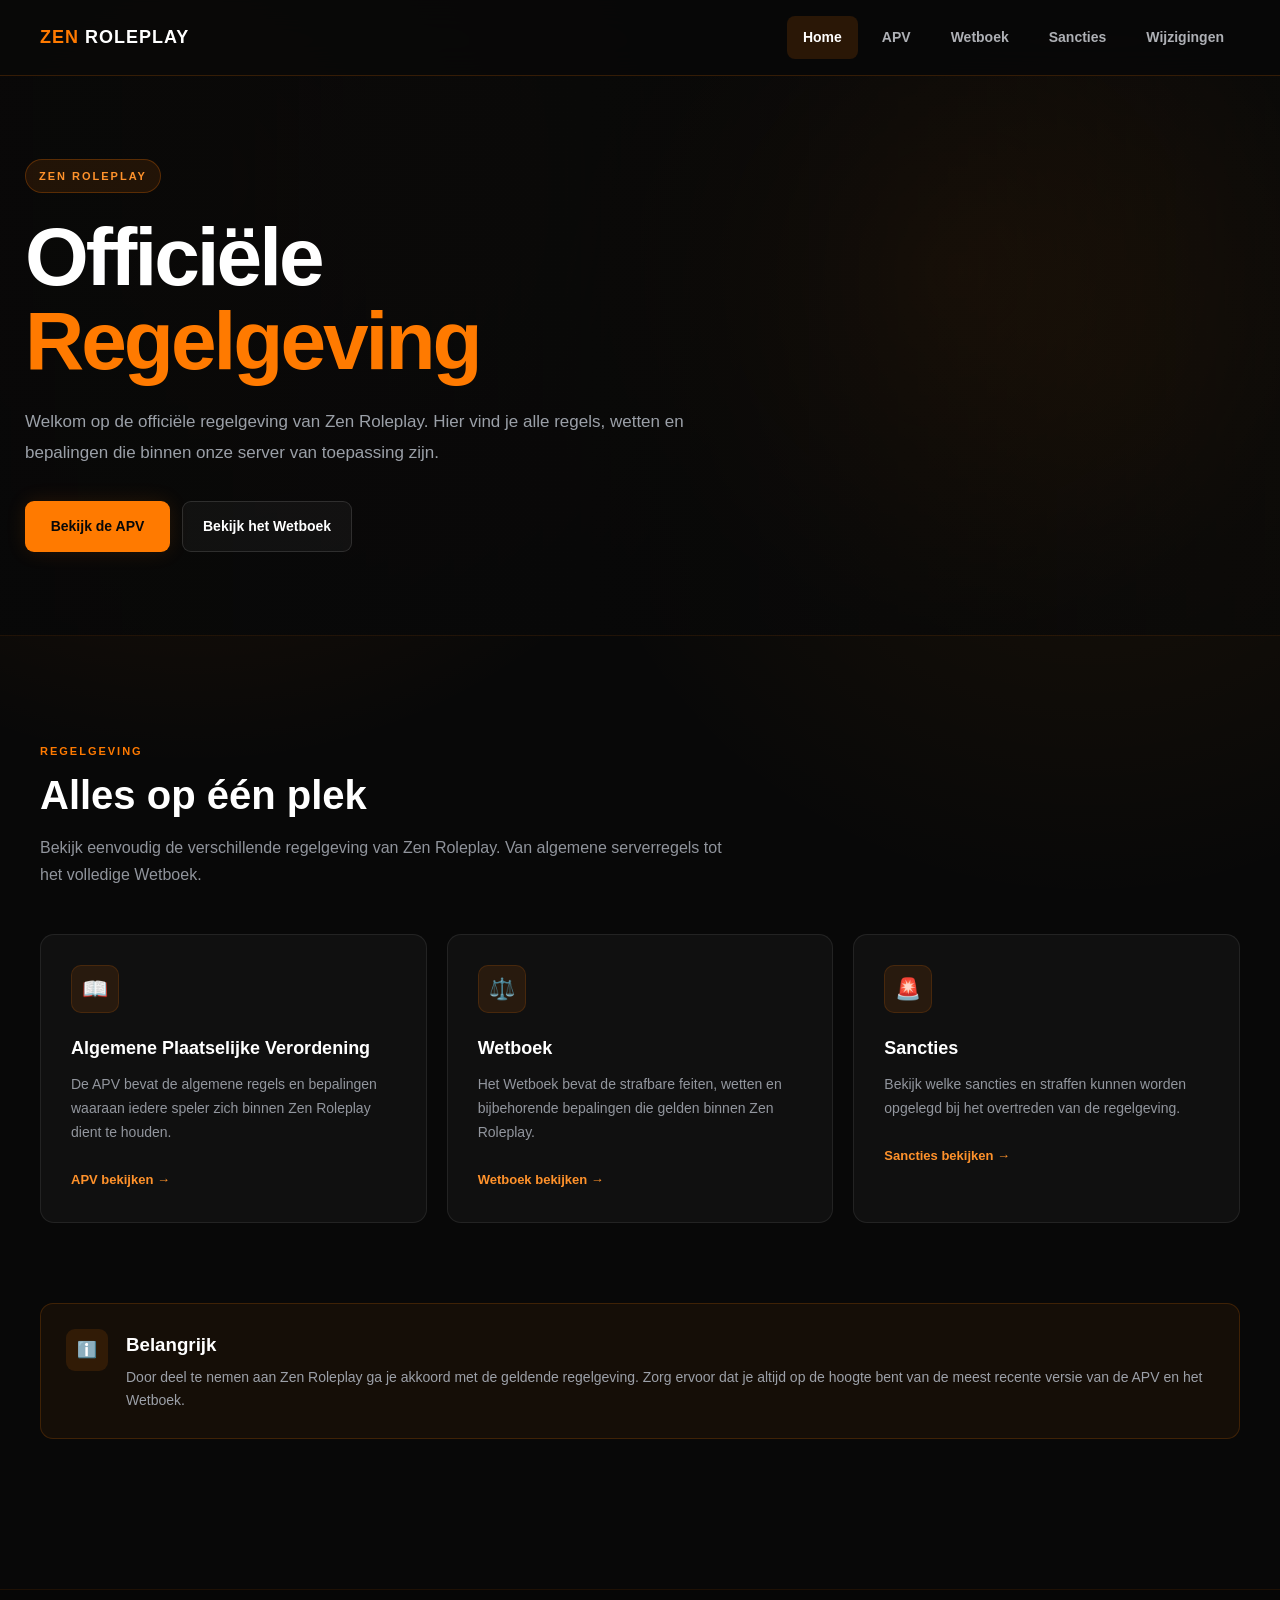
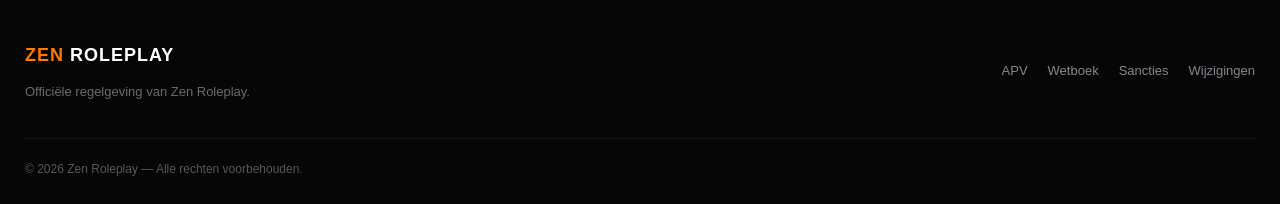
<file: index.html>
<!DOCTYPE html>
<html lang="nl">
<head>
    <meta charset="UTF-8">
    <meta name="viewport" content="width=device-width, initial-scale=1.0">

    <title>Zen Roleplay | Regelgeving</title>

    <link rel="stylesheet" href="style.css">
</head>

<body>

    <!-- NAVIGATIE -->
    <header class="navbar">
        <div class="nav-container">

            <a href="index.html" class="logo">
                <span>ZEN</span> ROLEPLAY
            </a>

            <nav>
                <a href="index.html" class="active">Home</a>
                <a href="apv.html">APV</a>
                <a href="wetboek.html">Wetboek</a>
                <a href="sancties.html">Sancties</a>
                <a href="wijzigingen.html">Wijzigingen</a>
            </nav>

        </div>
    </header>


    <!-- HERO -->
    <main>

        <section class="hero">

            <div class="hero-content">

                <div class="badge">
                    ZEN ROLEPLAY
                </div>

                <h1>
                    Officiële<br>
                    <span>Regelgeving</span>
                </h1>

                <p>
                    Welkom op de officiële regelgeving van Zen Roleplay.
                    Hier vind je alle regels, wetten en bepalingen die
                    binnen onze server van toepassing zijn.
                </p>

                <div class="buttons">

                    <a href="apv.html" class="btn primary">
                        Bekijk de APV
                    </a>

                    <a href="wetboek.html" class="btn secondary">
                        Bekijk het Wetboek
                    </a>

                </div>

            </div>

        </section>


        <!-- REGELGEVING -->
        <section class="information">

            <div class="section-title">

                <span>REGELGEVING</span>

                <h2>
                    Alles op één plek
                </h2>

                <p>
                    Bekijk eenvoudig de verschillende regelgeving van
                    Zen Roleplay. Van algemene serverregels tot het
                    volledige Wetboek.
                </p>

            </div>


            <div class="cards">

                <!-- APV -->
                <div class="card">

                    <div class="card-icon">
                        📖
                    </div>

                    <h3>
                        Algemene Plaatselijke Verordening
                    </h3>

                    <p>
                        De APV bevat de algemene regels en bepalingen
                        waaraan iedere speler zich binnen Zen Roleplay
                        dient te houden.
                    </p>

                    <a href="apv.html">
                        APV bekijken →
                    </a>

                </div>


                <!-- WETBOEK -->
                <div class="card">

                    <div class="card-icon">
                        ⚖️
                    </div>

                    <h3>
                        Wetboek
                    </h3>

                    <p>
                        Het Wetboek bevat de strafbare feiten, wetten
                        en bijbehorende bepalingen die gelden binnen
                        Zen Roleplay.
                    </p>

                    <a href="wetboek.html">
                        Wetboek bekijken →
                    </a>

                </div>


                <!-- SANCTIES -->
                <div class="card">

                    <div class="card-icon">
                        🚨
                    </div>

                    <h3>
                        Sancties
                    </h3>

                    <p>
                        Bekijk welke sancties en straffen kunnen worden
                        opgelegd bij het overtreden van de regelgeving.
                    </p>

                    <a href="sancties.html">
                        Sancties bekijken →
                    </a>

                </div>

            </div>

        </section>


        <!-- BELANGRIJKE INFORMATIE -->
        <section class="notice-section">

            <div class="notice">

                <div class="notice-icon">
                    ℹ️
                </div>

                <div>
                    <h3>
                        Belangrijk
                    </h3>

                    <p>
                        Door deel te nemen aan Zen Roleplay ga je akkoord
                        met de geldende regelgeving. Zorg ervoor dat je
                        altijd op de hoogte bent van de meest recente
                        versie van de APV en het Wetboek.
                    </p>
                </div>

            </div>

        </section>

    </main>


    <!-- FOOTER -->
    <footer>

        <div class="footer-content">

            <div>
                <a href="index.html" class="logo">
                    <span>ZEN</span> ROLEPLAY
                </a>

                <p>
                    Officiële regelgeving van Zen Roleplay.
                </p>
            </div>

            <div class="footer-links">

                <a href="apv.html">APV</a>
                <a href="wetboek.html">Wetboek</a>
                <a href="sancties.html">Sancties</a>
                <a href="wijzigingen.html">Wijzigingen</a>

            </div>

        </div>

        <div class="copyright">
            © 2026 Zen Roleplay — Alle rechten voorbehouden.
        </div>

    </footer>

</body>
</html>
</file>
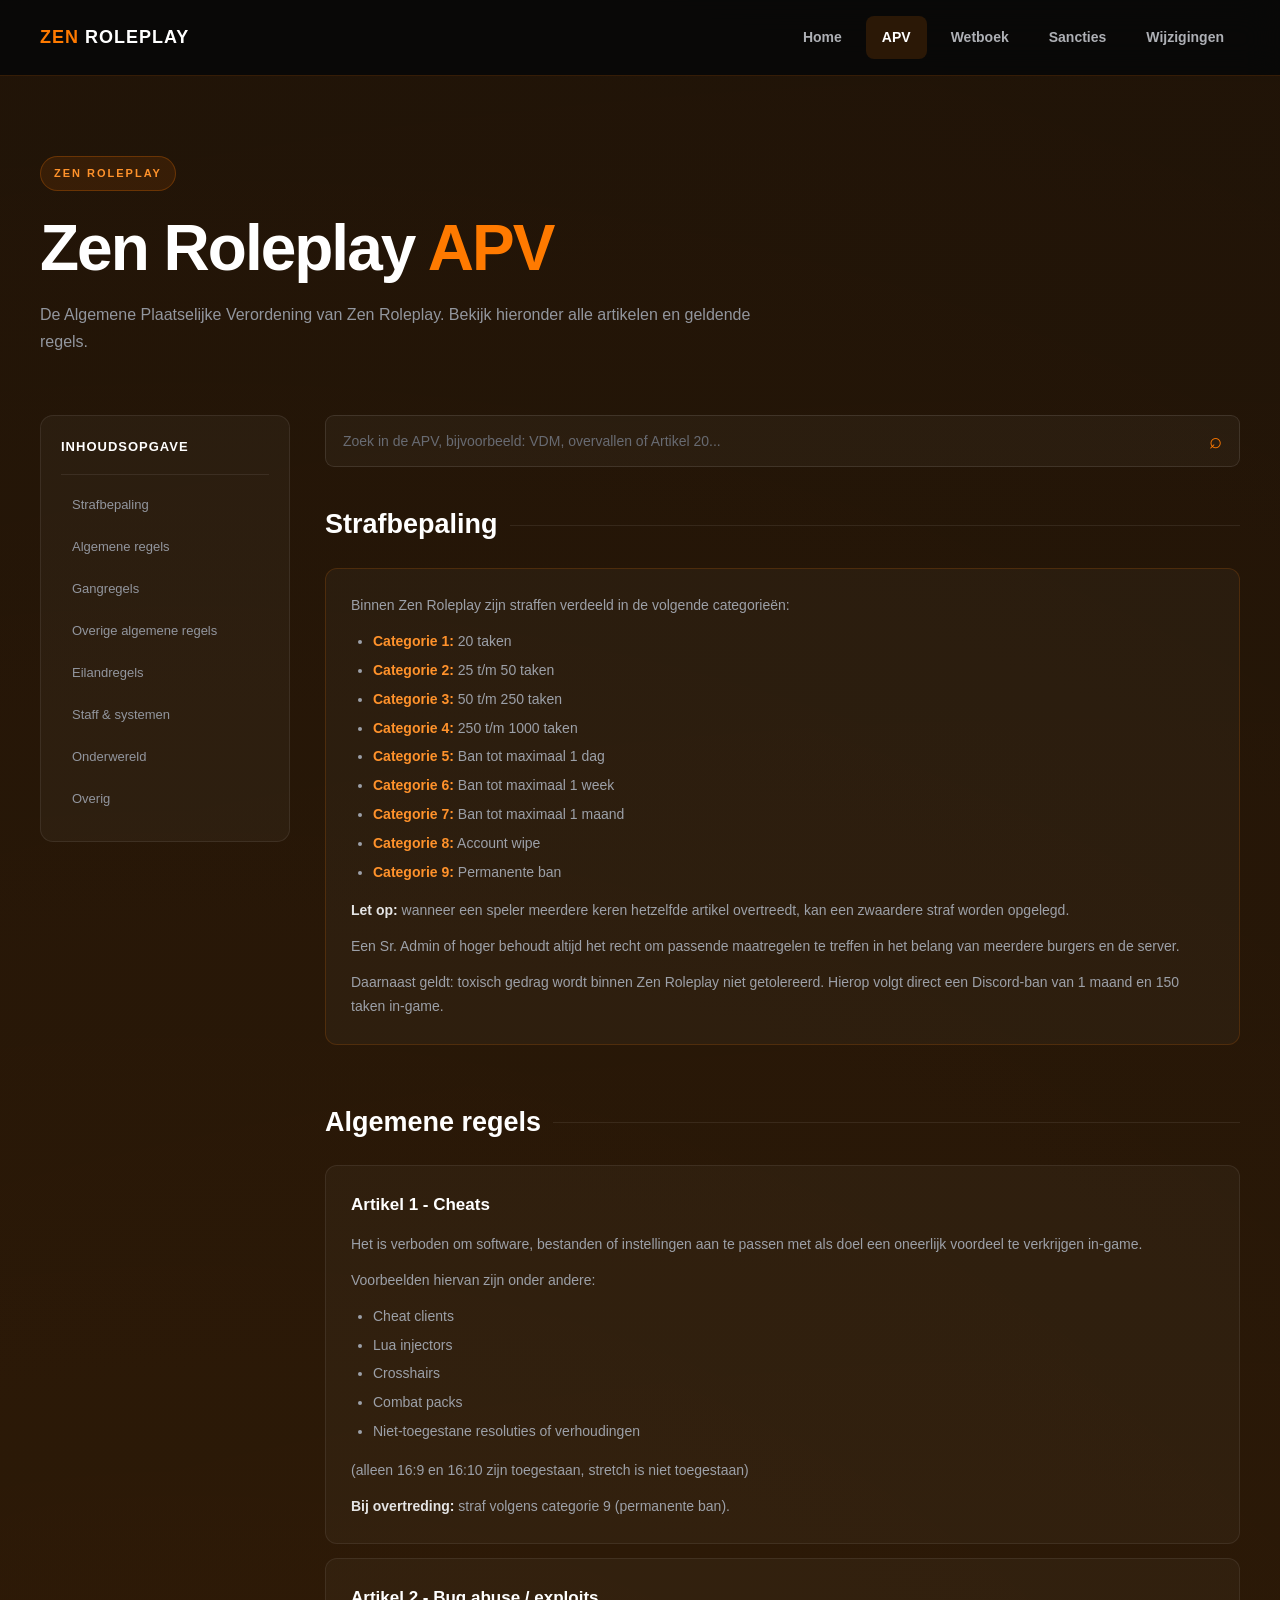
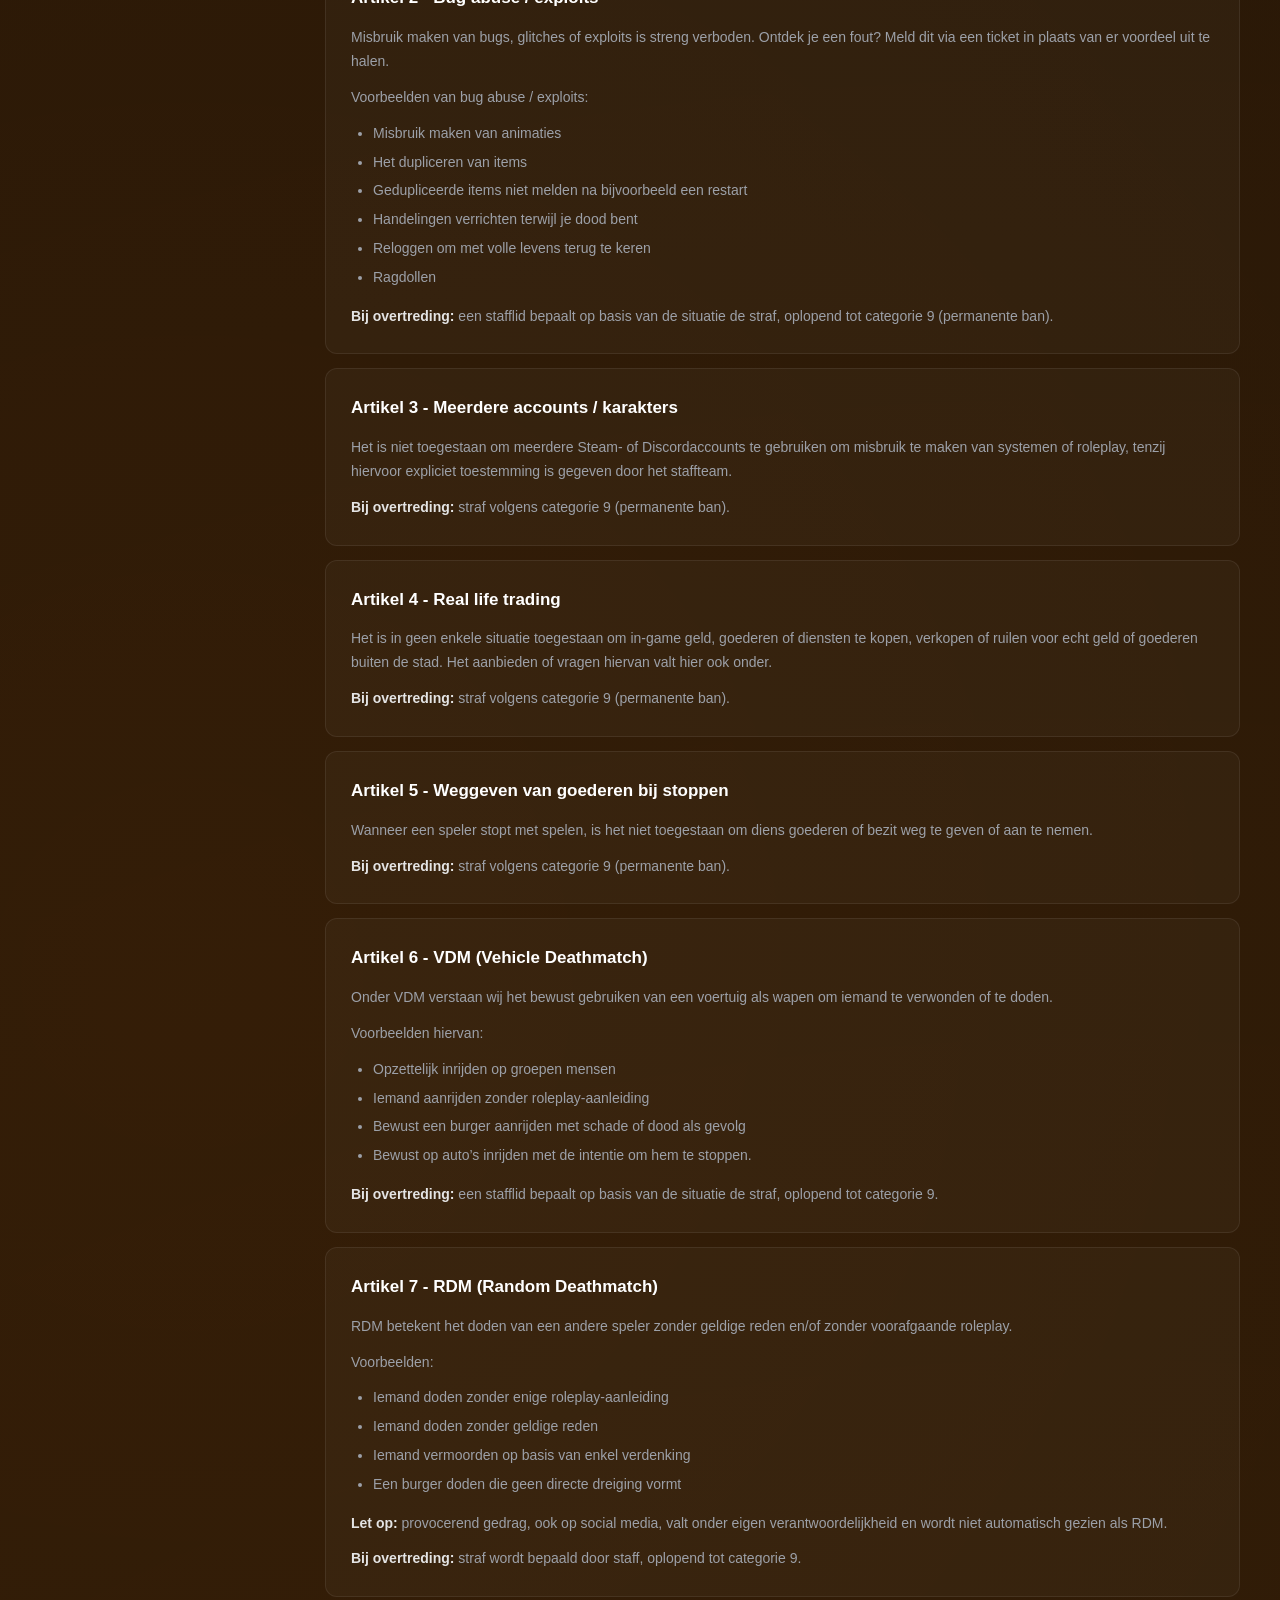
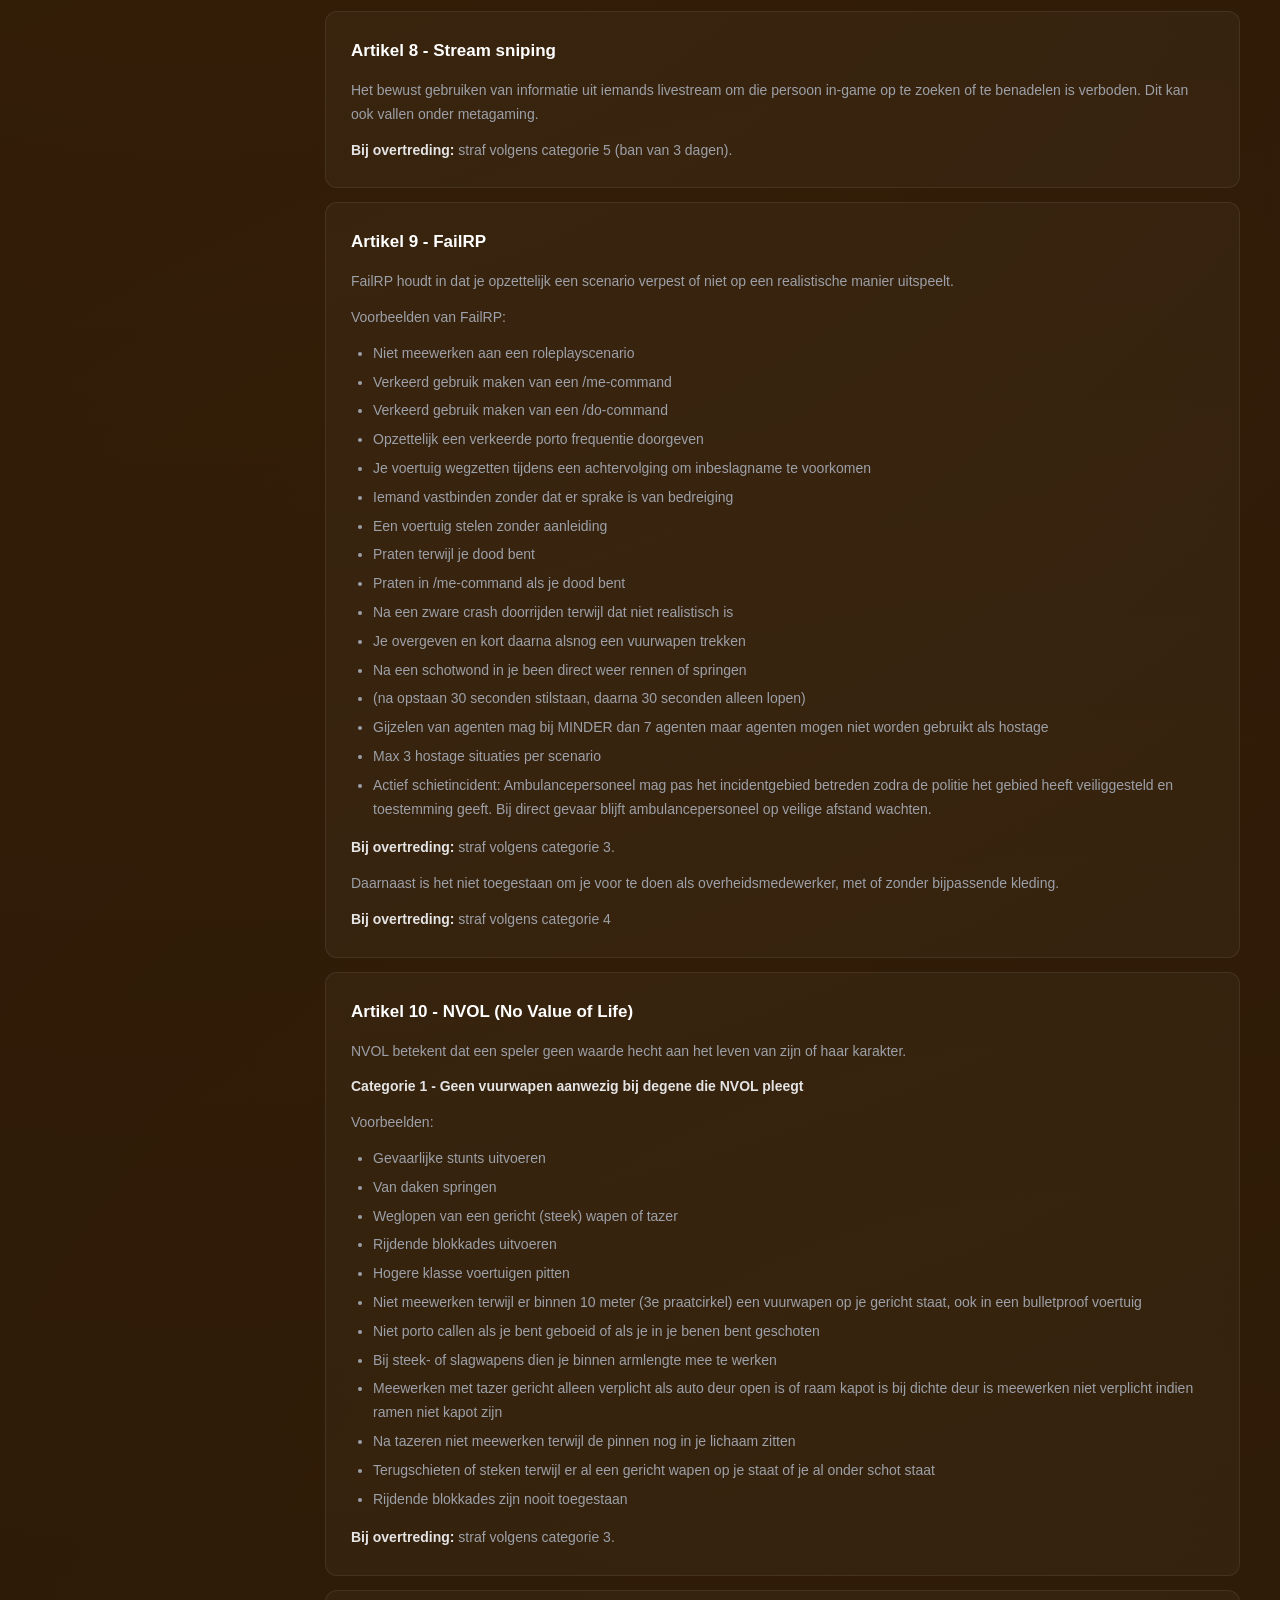
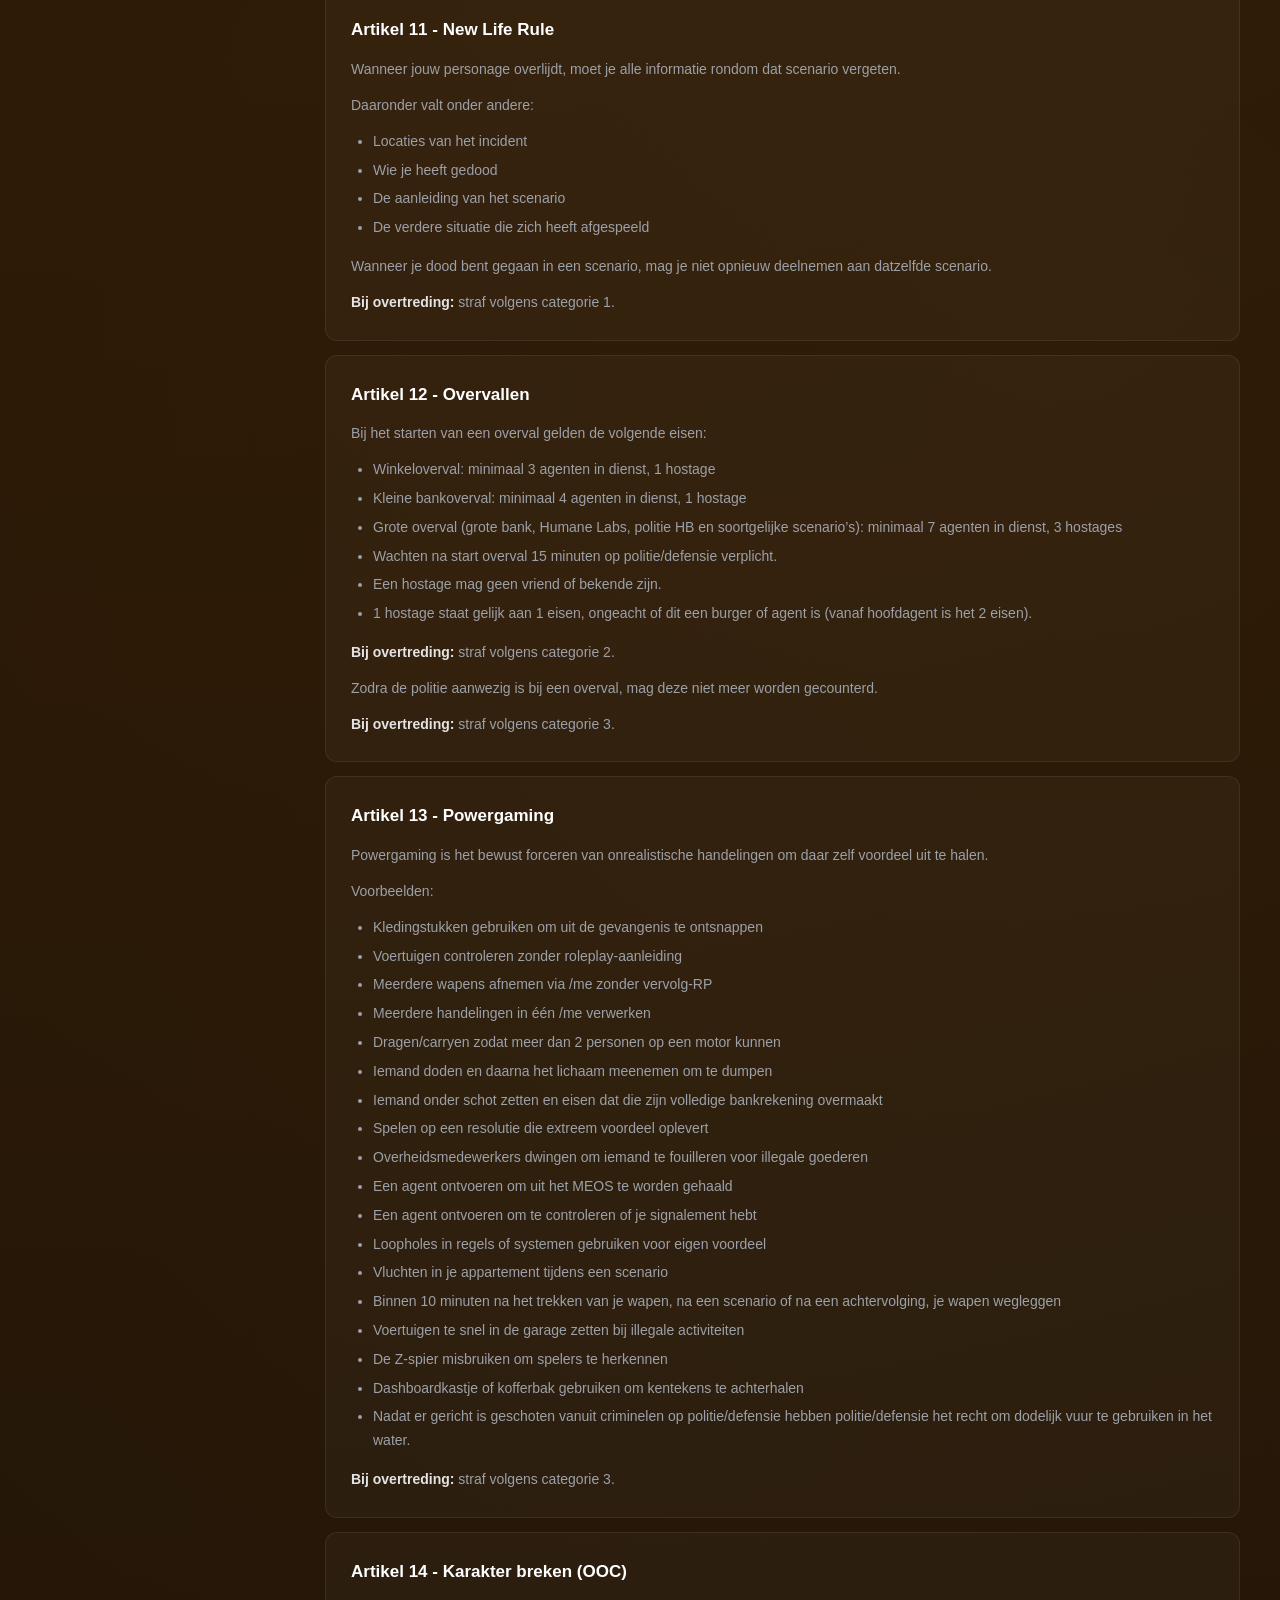
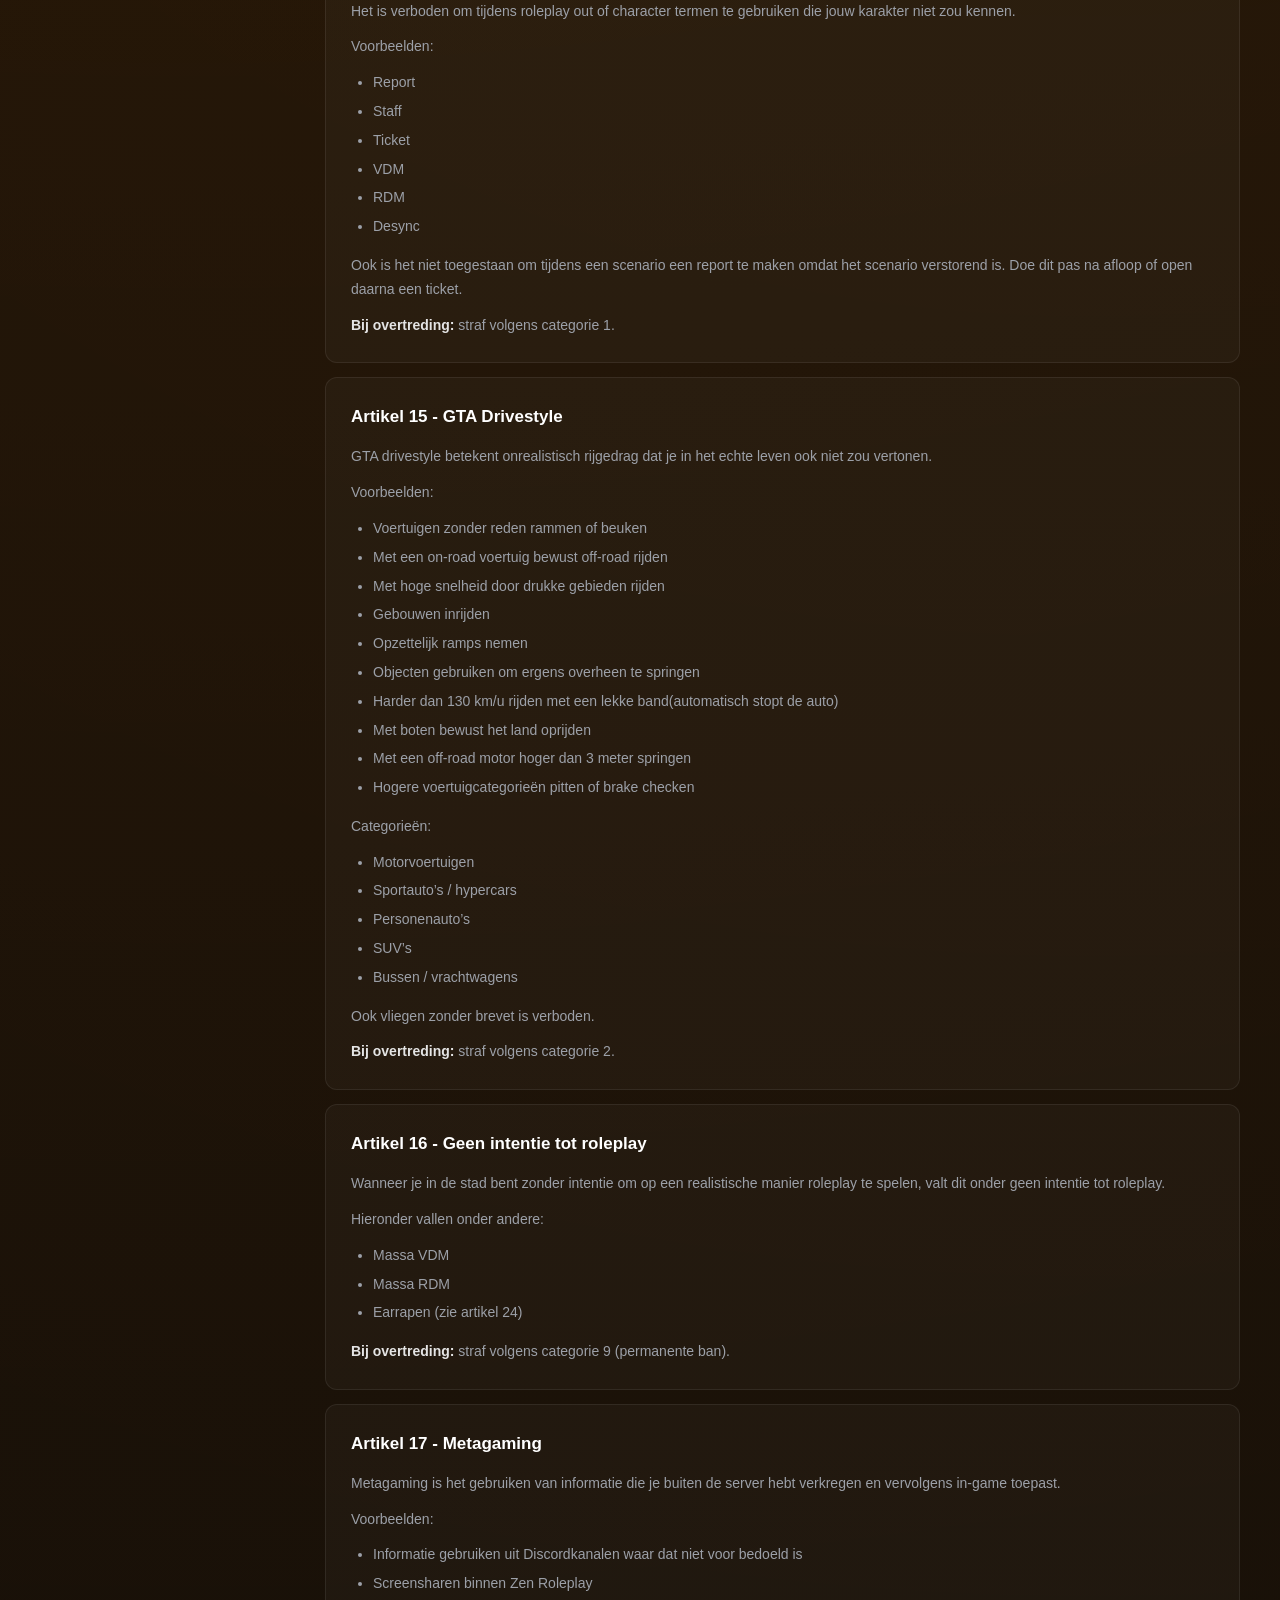
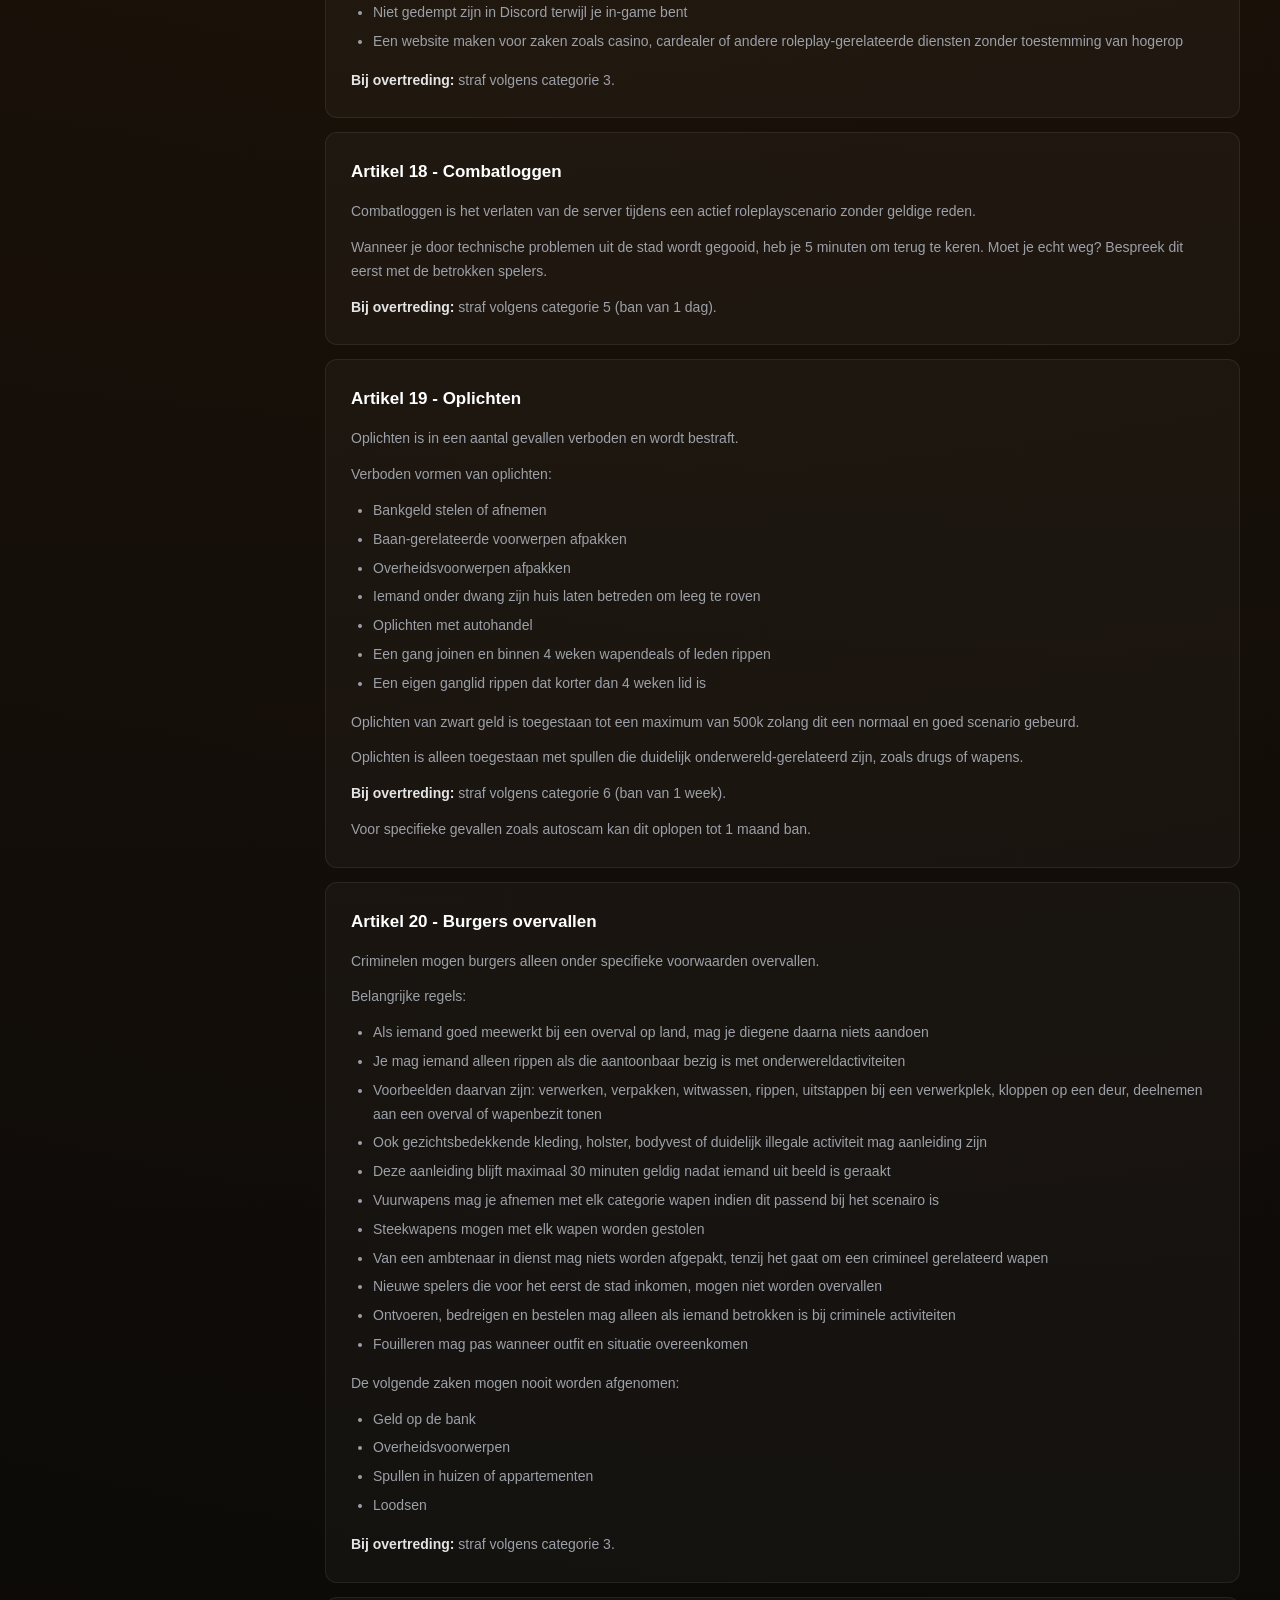
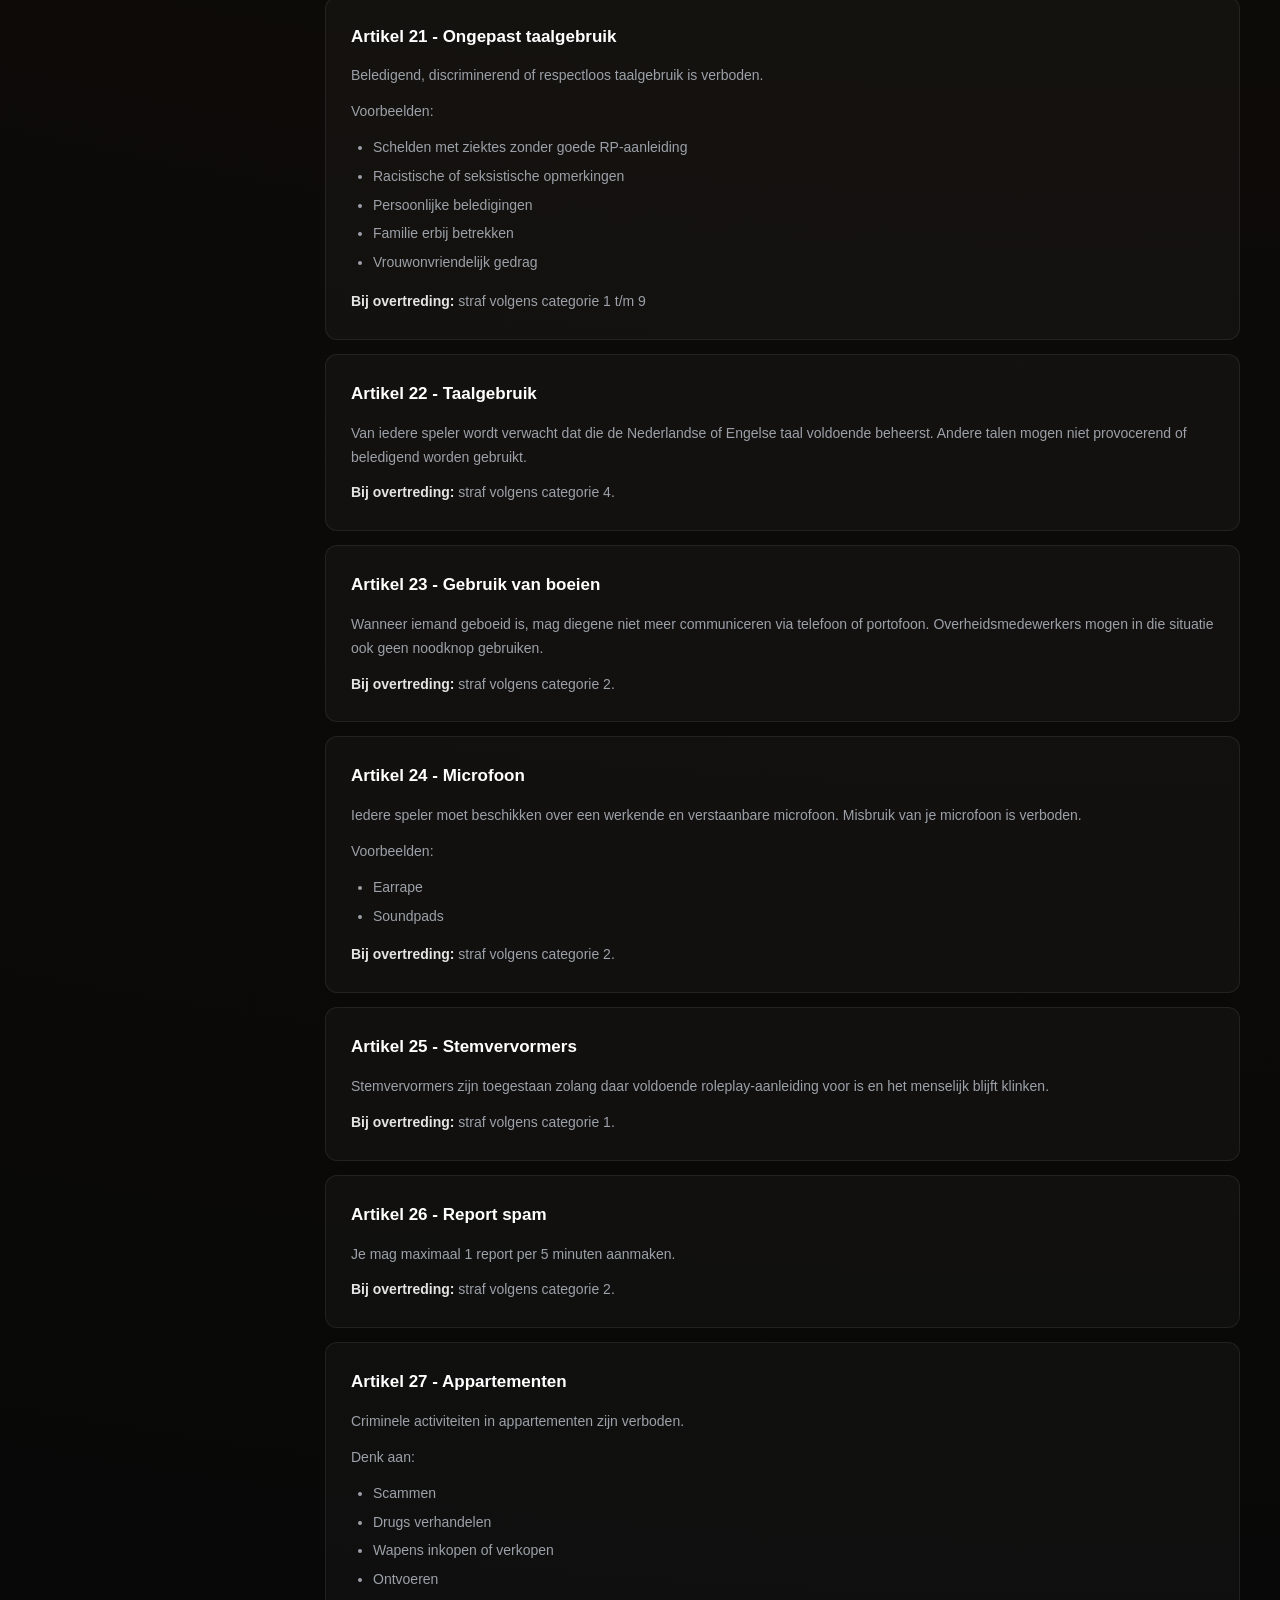
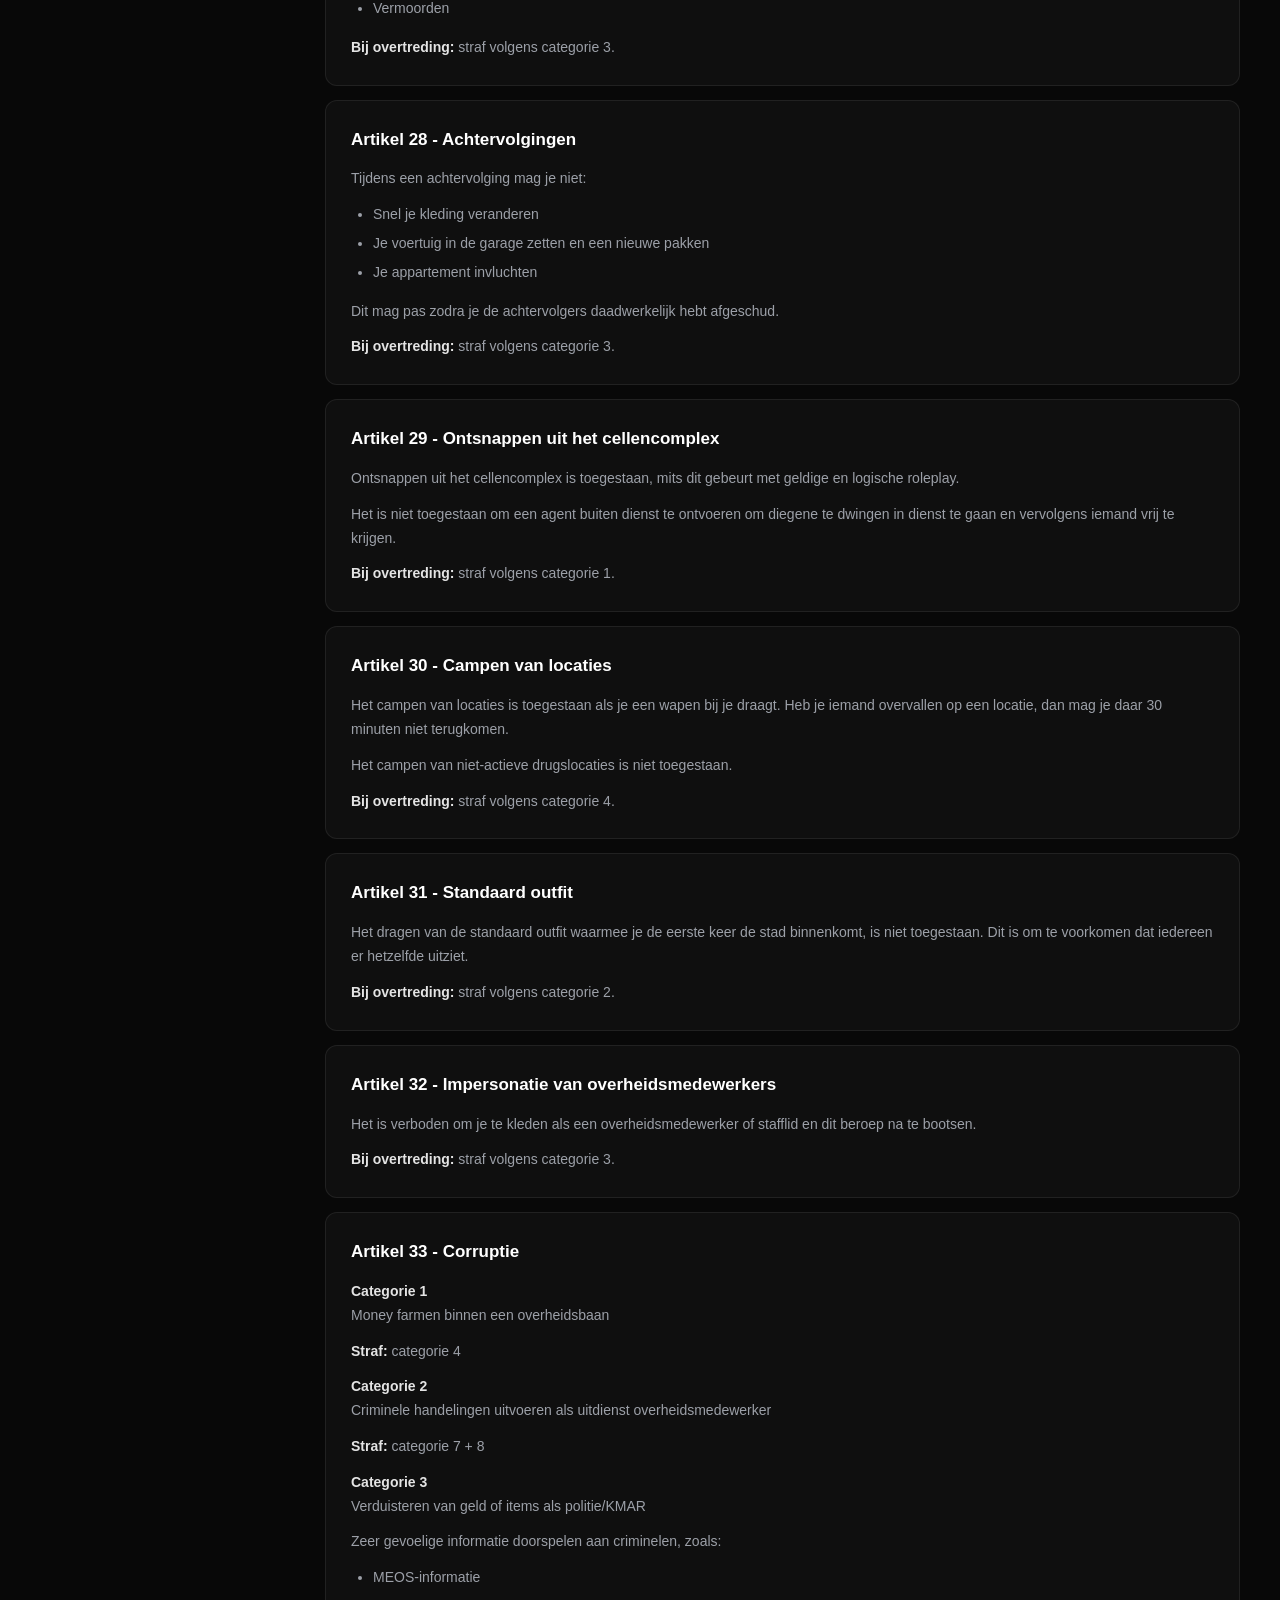
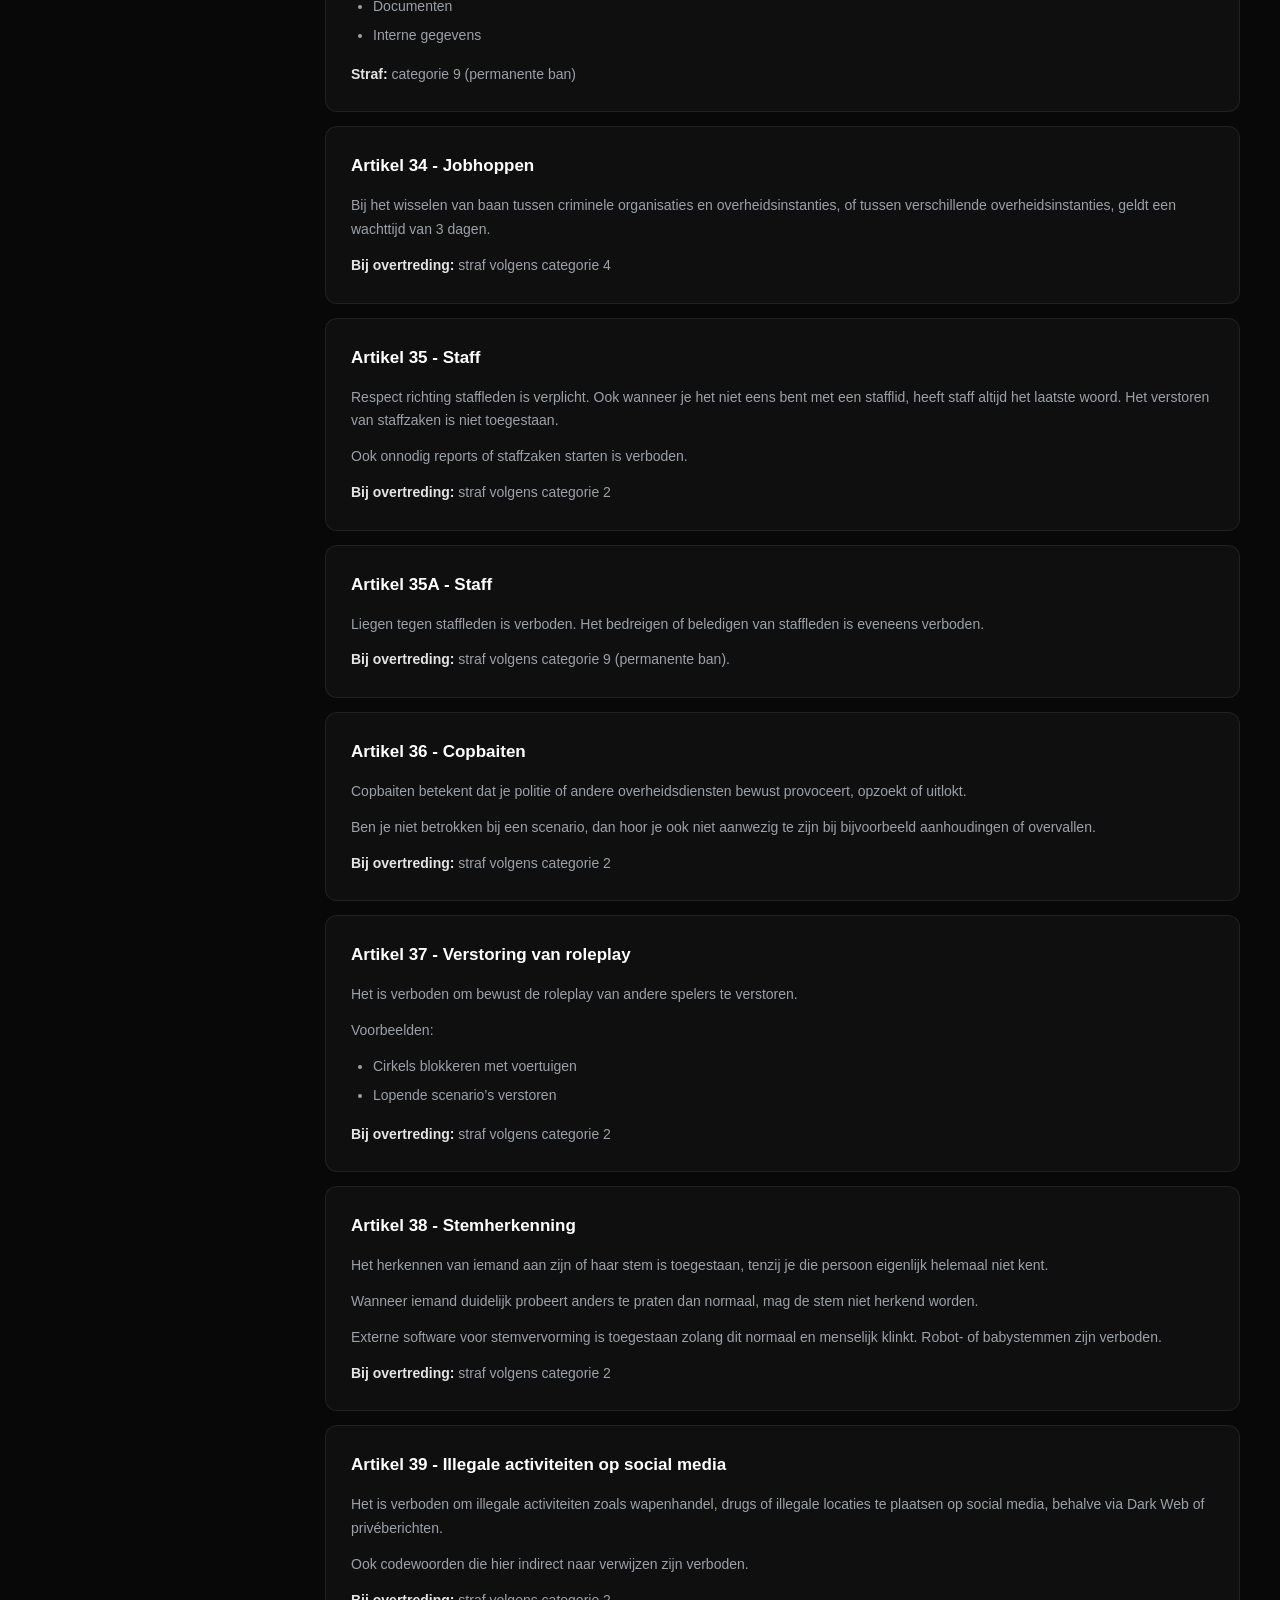
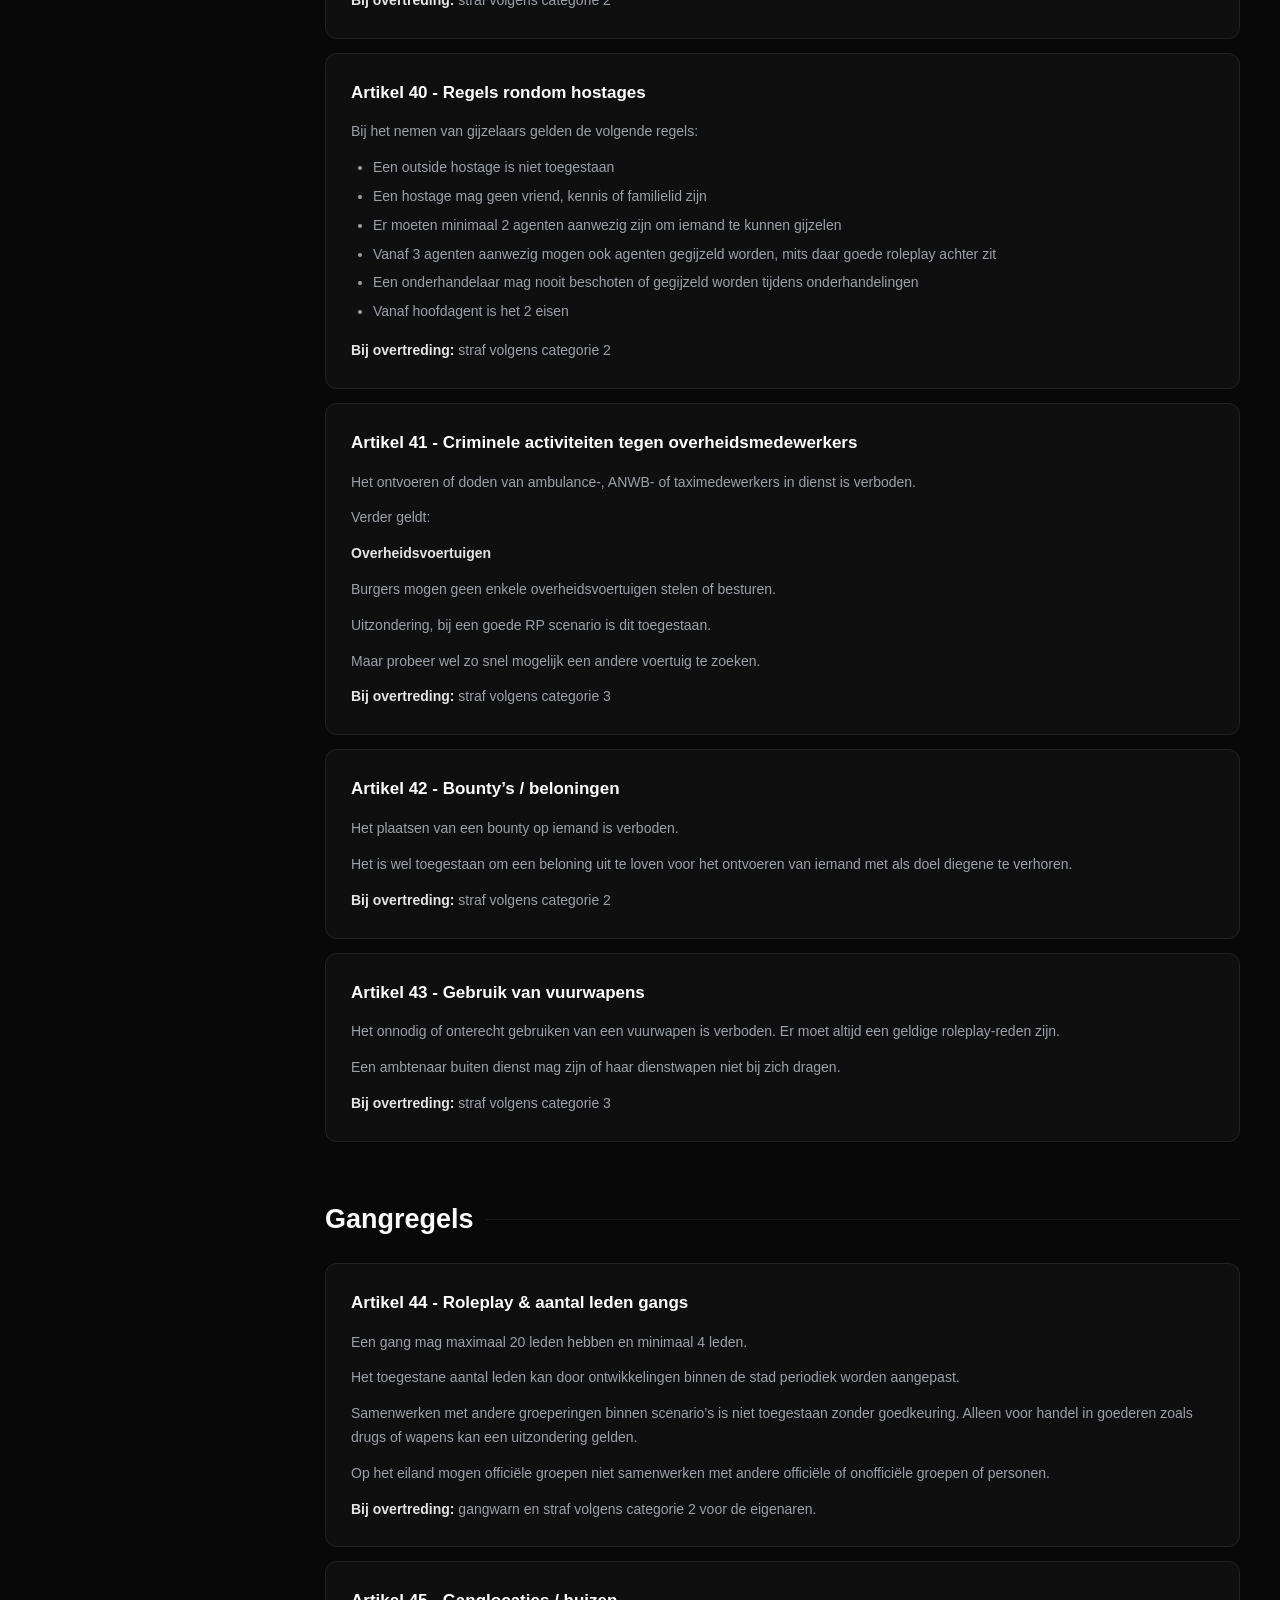
<file: apv.html>
<!DOCTYPE html>
<html lang="nl">
<head>
<meta charset="UTF-8">
<meta name="viewport" content="width=device-width, initial-scale=1.0">
<title>Zen Roleplay | APV</title>
<link rel="stylesheet" href="style.css">
</head>
<body>
<header class="navbar"><div class="nav-container"><a class="logo" href="index.html"><span>ZEN</span> ROLEPLAY</a><nav><a href="index.html">Home</a><a class="active" href="apv.html">APV</a><a href="wetboek.html">Wetboek</a><a href="sancties.html">Sancties</a><a href="wijzigingen.html">Wijzigingen</a></nav></div></header>
<main class="apv-page">
<section class="apv-hero"><div class="badge">ZEN ROLEPLAY</div><h1>Zen Roleplay <span>APV</span></h1><p>De Algemene Plaatselijke Verordening van Zen Roleplay. Bekijk hieronder alle artikelen en geldende regels.</p></section>
<div class="layout">
<aside class="sidebar"><div class="side-title">Inhoudsopgave</div><a href="#strafbepaling">Strafbepaling</a><a href="#algemeen">Algemene regels</a><a href="#gangs">Gangregels</a><a href="#overig">Overige algemene regels</a><a href="#eiland">Eilandregels</a><a href="#staff">Staff & systemen</a><a href="#onderwereld">Onderwereld</a><a href="#overig2">Overig</a></aside>
<section class="content">
<div class="search"><input id="search" type="search" placeholder="Zoek in de APV, bijvoorbeeld: VDM, overvallen of Artikel 20..."><span>⌕</span></div>
<div id="articles">
<section class="apv-section" id="strafbepaling"><h2>Strafbepaling</h2><div class="article"><p>Binnen Zen Roleplay zijn straffen verdeeld in de volgende categorieën:</p><ul><li><b>Categorie 1:</b> 20 taken</li><li><b>Categorie 2:</b> 25 t/m 50 taken</li><li><b>Categorie 3:</b> 50 t/m 250 taken</li><li><b>Categorie 4:</b> 250 t/m 1000 taken</li><li><b>Categorie 5:</b> Ban tot maximaal 1 dag</li><li><b>Categorie 6:</b> Ban tot maximaal 1 week</li><li><b>Categorie 7:</b> Ban tot maximaal 1 maand</li><li><b>Categorie 8:</b> Account wipe</li><li><b>Categorie 9:</b> Permanente ban</li></ul><p><strong>Let op:</strong> wanneer een speler meerdere keren hetzelfde artikel overtreedt, kan een zwaardere straf worden opgelegd.</p><p>Een Sr. Admin of hoger behoudt altijd het recht om passende maatregelen te treffen in het belang van meerdere burgers en de server.</p><p>Daarnaast geldt: toxisch gedrag wordt binnen Zen Roleplay niet getolereerd. Hierop volgt direct een Discord-ban van 1 maand en 150 taken in-game.</p></div></section>
<section class="apv-section" id="algemeen"><h2>Algemene regels</h2>
<div class="article"><h3>Artikel 1 - Cheats</h3><p>Het is verboden om software, bestanden of instellingen aan te passen met als doel een oneerlijk voordeel te verkrijgen in-game.</p><p>Voorbeelden hiervan zijn onder andere:</p><ul><li>Cheat clients</li><li>Lua injectors</li><li>Crosshairs</li><li>Combat packs</li><li>Niet-toegestane resoluties of verhoudingen</li></ul><p>(alleen 16:9 en 16:10 zijn toegestaan, stretch is niet toegestaan)</p><p><b>Bij overtreding:</b> straf volgens categorie 9 (permanente ban).</p></div>
<div class="article"><h3>Artikel 2 - Bug abuse / exploits</h3><p>Misbruik maken van bugs, glitches of exploits is streng verboden. Ontdek je een fout? Meld dit via een ticket in plaats van er voordeel uit te halen.</p><p>Voorbeelden van bug abuse / exploits:</p><ul><li>Misbruik maken van animaties</li><li>Het dupliceren van items</li><li>Gedupliceerde items niet melden na bijvoorbeeld een restart</li><li>Handelingen verrichten terwijl je dood bent</li><li>Reloggen om met volle levens terug te keren</li><li>Ragdollen</li></ul><p><b>Bij overtreding:</b> een stafflid bepaalt op basis van de situatie de straf, oplopend tot categorie 9 (permanente ban).</p></div>
<div class="article"><h3>Artikel 3 - Meerdere accounts / karakters</h3><p>Het is niet toegestaan om meerdere Steam- of Discordaccounts te gebruiken om misbruik te maken van systemen of roleplay, tenzij hiervoor expliciet toestemming is gegeven door het staffteam.</p><p><b>Bij overtreding:</b> straf volgens categorie 9 (permanente ban).</p></div>
<div class="article"><h3>Artikel 4 - Real life trading</h3><p>Het is in geen enkele situatie toegestaan om in-game geld, goederen of diensten te kopen, verkopen of ruilen voor echt geld of goederen buiten de stad. Het aanbieden of vragen hiervan valt hier ook onder.</p><p><b>Bij overtreding:</b> straf volgens categorie 9 (permanente ban).</p></div>
<div class="article"><h3>Artikel 5 - Weggeven van goederen bij stoppen</h3><p>Wanneer een speler stopt met spelen, is het niet toegestaan om diens goederen of bezit weg te geven of aan te nemen.</p><p><b>Bij overtreding:</b> straf volgens categorie 9 (permanente ban).</p></div>
<div class="article"><h3>Artikel 6 - VDM (Vehicle Deathmatch)</h3><p>Onder VDM verstaan wij het bewust gebruiken van een voertuig als wapen om iemand te verwonden of te doden.</p><p>Voorbeelden hiervan:</p><ul><li>Opzettelijk inrijden op groepen mensen</li><li>Iemand aanrijden zonder roleplay-aanleiding</li><li>Bewust een burger aanrijden met schade of dood als gevolg</li><li>Bewust op auto’s inrijden met de intentie om hem te stoppen.</li></ul><p><b>Bij overtreding:</b> een stafflid bepaalt op basis van de situatie de straf, oplopend tot categorie 9.</p></div>
<div class="article"><h3>Artikel 7 - RDM (Random Deathmatch)</h3><p>RDM betekent het doden van een andere speler zonder geldige reden en/of zonder voorafgaande roleplay.</p><p>Voorbeelden:</p><ul><li>Iemand doden zonder enige roleplay-aanleiding</li><li>Iemand doden zonder geldige reden</li><li>Iemand vermoorden op basis van enkel verdenking</li><li>Een burger doden die geen directe dreiging vormt</li></ul><p><b>Let op:</b> provocerend gedrag, ook op social media, valt onder eigen verantwoordelijkheid en wordt niet automatisch gezien als RDM.</p><p><b>Bij overtreding:</b> straf wordt bepaald door staff, oplopend tot categorie 9.</p></div>
<div class="article"><h3>Artikel 8 - Stream sniping</h3><p>Het bewust gebruiken van informatie uit iemands livestream om die persoon in-game op te zoeken of te benadelen is verboden. Dit kan ook vallen onder metagaming.</p><p><b>Bij overtreding:</b> straf volgens categorie 5 (ban van 3 dagen).</p></div>
<div class="article"><h3>Artikel 9 - FailRP</h3><p>FailRP houdt in dat je opzettelijk een scenario verpest of niet op een realistische manier uitspeelt.</p><p>Voorbeelden van FailRP:</p><ul><li>Niet meewerken aan een roleplayscenario</li><li>Verkeerd gebruik maken van een /me-command</li><li>Verkeerd gebruik maken van een /do-command</li><li>Opzettelijk een verkeerde porto frequentie doorgeven</li><li>Je voertuig wegzetten tijdens een achtervolging om inbeslagname te voorkomen</li><li>Iemand vastbinden zonder dat er sprake is van bedreiging</li><li>Een voertuig stelen zonder aanleiding</li><li>Praten terwijl je dood bent</li><li>Praten in /me-command als je dood bent</li><li>Na een zware crash doorrijden terwijl dat niet realistisch is</li><li>Je overgeven en kort daarna alsnog een vuurwapen trekken</li><li>Na een schotwond in je been direct weer rennen of springen</li><li>(na opstaan 30 seconden stilstaan, daarna 30 seconden alleen lopen)</li><li>Gijzelen van agenten mag bij MINDER dan 7 agenten maar agenten mogen niet worden gebruikt als hostage</li><li>Max 3 hostage situaties per scenario</li><li>Actief schietincident: Ambulancepersoneel mag pas het incidentgebied betreden zodra de politie het gebied heeft veiliggesteld en toestemming geeft. Bij direct gevaar blijft ambulancepersoneel op veilige afstand wachten.</li></ul><p><b>Bij overtreding:</b> straf volgens categorie 3.</p><p>Daarnaast is het niet toegestaan om je voor te doen als overheidsmedewerker, met of zonder bijpassende kleding.</p><p><b>Bij overtreding:</b> straf volgens categorie 4</p></div>
<div class="article"><h3>Artikel 10 - NVOL (No Value of Life)</h3><p>NVOL betekent dat een speler geen waarde hecht aan het leven van zijn of haar karakter.</p><p><b>Categorie 1 - Geen vuurwapen aanwezig bij degene die NVOL pleegt</b></p><p>Voorbeelden:</p><ul><li>Gevaarlijke stunts uitvoeren</li><li>Van daken springen</li><li>Weglopen van een gericht (steek) wapen of tazer</li><li>Rijdende blokkades uitvoeren</li><li>Hogere klasse voertuigen pitten</li><li>Niet meewerken terwijl er binnen 10 meter (3e praatcirkel) een vuurwapen op je gericht staat, ook in een bulletproof voertuig</li><li>Niet porto callen als je bent geboeid of als je in je benen bent geschoten</li><li>Bij steek- of slagwapens dien je binnen armlengte mee te werken</li><li>Meewerken met tazer gericht alleen verplicht als auto deur open is of raam kapot is bij dichte deur is meewerken niet verplicht indien ramen niet kapot zijn</li><li>Na tazeren niet meewerken terwijl de pinnen nog in je lichaam zitten</li><li>Terugschieten of steken terwijl er al een gericht wapen op je staat of je al onder schot staat</li><li>Rijdende blokkades zijn nooit toegestaan</li></ul><p><b>Bij overtreding:</b> straf volgens categorie 3.</p></div>
<div class="article"><h3>Artikel 11 - New Life Rule</h3><p>Wanneer jouw personage overlijdt, moet je alle informatie rondom dat scenario vergeten.</p><p>Daaronder valt onder andere:</p><ul><li>Locaties van het incident</li><li>Wie je heeft gedood</li><li>De aanleiding van het scenario</li><li>De verdere situatie die zich heeft afgespeeld</li></ul><p>Wanneer je dood bent gegaan in een scenario, mag je niet opnieuw deelnemen aan datzelfde scenario.</p><p><b>Bij overtreding:</b> straf volgens categorie 1.</p></div>
<div class="article"><h3>Artikel 12 - Overvallen</h3><p>Bij het starten van een overval gelden de volgende eisen:</p><ul><li>Winkeloverval: minimaal 3 agenten in dienst, 1 hostage</li><li>Kleine bankoverval: minimaal 4 agenten in dienst, 1 hostage</li><li>Grote overval (grote bank, Humane Labs, politie HB en soortgelijke scenario’s): minimaal 7 agenten in dienst, 3 hostages</li><li>Wachten na start overval 15 minuten op politie/defensie verplicht.</li><li>Een hostage mag geen vriend of bekende zijn.</li><li>1 hostage staat gelijk aan 1 eisen, ongeacht of dit een burger of agent is (vanaf hoofdagent is het 2 eisen).</li></ul><p><b>Bij overtreding:</b> straf volgens categorie 2.</p><p>Zodra de politie aanwezig is bij een overval, mag deze niet meer worden gecounterd.</p><p><b>Bij overtreding:</b> straf volgens categorie 3.</p></div>
<div class="article"><h3>Artikel 13 - Powergaming</h3><p>Powergaming is het bewust forceren van onrealistische handelingen om daar zelf voordeel uit te halen.</p><p>Voorbeelden:</p><ul><li>Kledingstukken gebruiken om uit de gevangenis te ontsnappen</li><li>Voertuigen controleren zonder roleplay-aanleiding</li><li>Meerdere wapens afnemen via /me zonder vervolg-RP</li><li>Meerdere handelingen in één /me verwerken</li><li>Dragen/carryen zodat meer dan 2 personen op een motor kunnen</li><li>Iemand doden en daarna het lichaam meenemen om te dumpen</li><li>Iemand onder schot zetten en eisen dat die zijn volledige bankrekening overmaakt</li><li>Spelen op een resolutie die extreem voordeel oplevert</li><li>Overheidsmedewerkers dwingen om iemand te fouilleren voor illegale goederen</li><li>Een agent ontvoeren om uit het MEOS te worden gehaald</li><li>Een agent ontvoeren om te controleren of je signalement hebt</li><li>Loopholes in regels of systemen gebruiken voor eigen voordeel</li><li>Vluchten in je appartement tijdens een scenario</li><li>Binnen 10 minuten na het trekken van je wapen, na een scenario of na een achtervolging, je wapen wegleggen</li><li>Voertuigen te snel in de garage zetten bij illegale activiteiten</li><li>De Z-spier misbruiken om spelers te herkennen</li><li>Dashboardkastje of kofferbak gebruiken om kentekens te achterhalen</li><li>Nadat er gericht is geschoten vanuit criminelen op politie/defensie hebben politie/defensie het recht om dodelijk vuur te gebruiken in het water.</li></ul><p><b>Bij overtreding:</b> straf volgens categorie 3.</p></div>
<div class="article"><h3>Artikel 14 - Karakter breken (OOC)</h3><p>Het is verboden om tijdens roleplay out of character termen te gebruiken die jouw karakter niet zou kennen.</p><p>Voorbeelden:</p><ul><li>Report</li><li>Staff</li><li>Ticket</li><li>VDM</li><li>RDM</li><li>Desync</li></ul><p>Ook is het niet toegestaan om tijdens een scenario een report te maken omdat het scenario verstorend is. Doe dit pas na afloop of open daarna een ticket.</p><p><b>Bij overtreding:</b> straf volgens categorie 1.</p></div>
<div class="article"><h3>Artikel 15 - GTA Drivestyle</h3><p>GTA drivestyle betekent onrealistisch rijgedrag dat je in het echte leven ook niet zou vertonen.</p><p>Voorbeelden:</p><ul><li>Voertuigen zonder reden rammen of beuken</li><li>Met een on-road voertuig bewust off-road rijden</li><li>Met hoge snelheid door drukke gebieden rijden</li><li>Gebouwen inrijden</li><li>Opzettelijk ramps nemen</li><li>Objecten gebruiken om ergens overheen te springen</li><li>Harder dan 130 km/u rijden met een lekke band(automatisch stopt de auto)</li><li>Met boten bewust het land oprijden</li><li>Met een off-road motor hoger dan 3 meter springen</li><li>Hogere voertuigcategorieën pitten of brake checken</li></ul><p>Categorieën:</p><ul><li>Motorvoertuigen</li><li>Sportauto’s / hypercars</li><li>Personenauto’s</li><li>SUV’s</li><li>Bussen / vrachtwagens</li></ul><p>Ook vliegen zonder brevet is verboden.</p><p><b>Bij overtreding:</b> straf volgens categorie 2.</p></div>
<div class="article"><h3>Artikel 16 - Geen intentie tot roleplay</h3><p>Wanneer je in de stad bent zonder intentie om op een realistische manier roleplay te spelen, valt dit onder geen intentie tot roleplay.</p><p>Hieronder vallen onder andere:</p><ul><li>Massa VDM</li><li>Massa RDM</li><li>Earrapen (zie artikel 24)</li></ul><p><b>Bij overtreding:</b> straf volgens categorie 9 (permanente ban).</p></div>
<div class="article"><h3>Artikel 17 - Metagaming</h3><p>Metagaming is het gebruiken van informatie die je buiten de server hebt verkregen en vervolgens in-game toepast.</p><p>Voorbeelden:</p><ul><li>Informatie gebruiken uit Discordkanalen waar dat niet voor bedoeld is</li><li>Screensharen binnen Zen Roleplay</li><li>Niet gedempt zijn in Discord terwijl je in-game bent</li><li>Een website maken voor zaken zoals casino, cardealer of andere roleplay-gerelateerde diensten zonder toestemming van hogerop</li></ul><p><b>Bij overtreding:</b> straf volgens categorie 3.</p></div>
<div class="article"><h3>Artikel 18 - Combatloggen</h3><p>Combatloggen is het verlaten van de server tijdens een actief roleplayscenario zonder geldige reden.</p><p>Wanneer je door technische problemen uit de stad wordt gegooid, heb je 5 minuten om terug te keren. Moet je echt weg? Bespreek dit eerst met de betrokken spelers.</p><p><b>Bij overtreding:</b> straf volgens categorie 5 (ban van 1 dag).</p></div>
<div class="article"><h3>Artikel 19 - Oplichten</h3><p>Oplichten is in een aantal gevallen verboden en wordt bestraft.</p><p>Verboden vormen van oplichten:</p><ul><li>Bankgeld stelen of afnemen</li><li>Baan-gerelateerde voorwerpen afpakken</li><li>Overheidsvoorwerpen afpakken</li><li>Iemand onder dwang zijn huis laten betreden om leeg te roven</li><li>Oplichten met autohandel</li><li>Een gang joinen en binnen 4 weken wapendeals of leden rippen</li><li>Een eigen ganglid rippen dat korter dan 4 weken lid is</li></ul><p>Oplichten van zwart geld is toegestaan tot een maximum van 500k zolang dit een normaal en goed scenario gebeurd.</p><p>Oplichten is alleen toegestaan met spullen die duidelijk onderwereld-gerelateerd zijn, zoals drugs of wapens.</p><p><b>Bij overtreding:</b> straf volgens categorie 6 (ban van 1 week).</p><p>Voor specifieke gevallen zoals autoscam kan dit oplopen tot 1 maand ban.</p></div>
<div class="article"><h3>Artikel 20 - Burgers overvallen</h3><p>Criminelen mogen burgers alleen onder specifieke voorwaarden overvallen.</p><p>Belangrijke regels:</p><ul><li>Als iemand goed meewerkt bij een overval op land, mag je diegene daarna niets aandoen</li><li>Je mag iemand alleen rippen als die aantoonbaar bezig is met onderwereldactiviteiten</li><li>Voorbeelden daarvan zijn: verwerken, verpakken, witwassen, rippen, uitstappen bij een verwerkplek, kloppen op een deur, deelnemen aan een overval of wapenbezit tonen</li><li>Ook gezichtsbedekkende kleding, holster, bodyvest of duidelijk illegale activiteit mag aanleiding zijn</li><li>Deze aanleiding blijft maximaal 30 minuten geldig nadat iemand uit beeld is geraakt</li><li>Vuurwapens mag je afnemen met elk categorie wapen indien dit passend bij het scenairo is</li><li>Steekwapens mogen met elk wapen worden gestolen</li><li>Van een ambtenaar in dienst mag niets worden afgepakt, tenzij het gaat om een crimineel gerelateerd wapen</li><li>Nieuwe spelers die voor het eerst de stad inkomen, mogen niet worden overvallen</li><li>Ontvoeren, bedreigen en bestelen mag alleen als iemand betrokken is bij criminele activiteiten</li><li>Fouilleren mag pas wanneer outfit en situatie overeenkomen</li></ul><p>De volgende zaken mogen nooit worden afgenomen:</p><ul><li>Geld op de bank</li><li>Overheidsvoorwerpen</li><li>Spullen in huizen of appartementen</li><li>Loodsen</li></ul><p><b>Bij overtreding:</b> straf volgens categorie 3.</p></div>
<div class="article"><h3>Artikel 21 - Ongepast taalgebruik</h3><p>Beledigend, discriminerend of respectloos taalgebruik is verboden.</p><p>Voorbeelden:</p><ul><li>Schelden met ziektes zonder goede RP-aanleiding</li><li>Racistische of seksistische opmerkingen</li><li>Persoonlijke beledigingen</li><li>Familie erbij betrekken</li><li>Vrouwonvriendelijk gedrag</li></ul><p><b>Bij overtreding:</b> straf volgens categorie 1 t/m 9</p></div>
<div class="article"><h3>Artikel 22 - Taalgebruik</h3><p>Van iedere speler wordt verwacht dat die de Nederlandse of Engelse taal voldoende beheerst. Andere talen mogen niet provocerend of beledigend worden gebruikt.</p><p><b>Bij overtreding:</b> straf volgens categorie 4.</p></div>
<div class="article"><h3>Artikel 23 - Gebruik van boeien</h3><p>Wanneer iemand geboeid is, mag diegene niet meer communiceren via telefoon of portofoon. Overheidsmedewerkers mogen in die situatie ook geen noodknop gebruiken.</p><p><b>Bij overtreding:</b> straf volgens categorie 2.</p></div>
<div class="article"><h3>Artikel 24 - Microfoon</h3><p>Iedere speler moet beschikken over een werkende en verstaanbare microfoon. Misbruik van je microfoon is verboden.</p><p>Voorbeelden:</p><ul><li>Earrape</li><li>Soundpads</li></ul><p><b>Bij overtreding:</b> straf volgens categorie 2.</p></div>
<div class="article"><h3>Artikel 25 - Stemvervormers</h3><p>Stemvervormers zijn toegestaan zolang daar voldoende roleplay-aanleiding voor is en het menselijk blijft klinken.</p><p><b>Bij overtreding:</b> straf volgens categorie 1.</p></div>
<div class="article"><h3>Artikel 26 - Report spam</h3><p>Je mag maximaal 1 report per 5 minuten aanmaken.</p><p><b>Bij overtreding:</b> straf volgens categorie 2.</p></div>
<div class="article"><h3>Artikel 27 - Appartementen</h3><p>Criminele activiteiten in appartementen zijn verboden.</p><p>Denk aan:</p><ul><li>Scammen</li><li>Drugs verhandelen</li><li>Wapens inkopen of verkopen</li><li>Ontvoeren</li><li>Vermoorden</li></ul><p><b>Bij overtreding:</b> straf volgens categorie 3.</p></div>
<div class="article"><h3>Artikel 28 - Achtervolgingen</h3><p>Tijdens een achtervolging mag je niet:</p><ul><li>Snel je kleding veranderen</li><li>Je voertuig in de garage zetten en een nieuwe pakken</li><li>Je appartement invluchten</li></ul><p>Dit mag pas zodra je de achtervolgers daadwerkelijk hebt afgeschud.</p><p><b>Bij overtreding:</b> straf volgens categorie 3.</p></div>
<div class="article"><h3>Artikel 29 - Ontsnappen uit het cellencomplex</h3><p>Ontsnappen uit het cellencomplex is toegestaan, mits dit gebeurt met geldige en logische roleplay.</p><p>Het is niet toegestaan om een agent buiten dienst te ontvoeren om diegene te dwingen in dienst te gaan en vervolgens iemand vrij te krijgen.</p><p><b>Bij overtreding:</b> straf volgens categorie 1.</p></div>
<div class="article"><h3>Artikel 30 - Campen van locaties</h3><p>Het campen van locaties is toegestaan als je een wapen bij je draagt. Heb je iemand overvallen op een locatie, dan mag je daar 30 minuten niet terugkomen.</p><p>Het campen van niet-actieve drugslocaties is niet toegestaan.</p><p><b>Bij overtreding:</b> straf volgens categorie 4.</p></div>
<div class="article"><h3>Artikel 31 - Standaard outfit</h3><p>Het dragen van de standaard outfit waarmee je de eerste keer de stad binnenkomt, is niet toegestaan. Dit is om te voorkomen dat iedereen er hetzelfde uitziet.</p><p><b>Bij overtreding:</b> straf volgens categorie 2.</p></div>
<div class="article"><h3>Artikel 32 - Impersonatie van overheidsmedewerkers</h3><p>Het is verboden om je te kleden als een overheidsmedewerker of stafflid en dit beroep na te bootsen.</p><p><b>Bij overtreding:</b> straf volgens categorie 3.</p></div>
<div class="article"><h3>Artikel 33 - Corruptie</h3><p><b>Categorie 1</b><br>Money farmen binnen een overheidsbaan</p><p><b>Straf:</b> categorie 4</p><p><b>Categorie 2</b><br>Criminele handelingen uitvoeren als uitdienst overheidsmedewerker</p><p><b>Straf:</b> categorie 7 + 8</p><p><b>Categorie 3</b><br>Verduisteren van geld of items als politie/KMAR</p><p>Zeer gevoelige informatie doorspelen aan criminelen, zoals:</p><ul><li>MEOS-informatie</li><li>Documenten</li><li>Interne gegevens</li></ul><p><b>Straf:</b> categorie 9 (permanente ban)</p></div>
<div class="article"><h3>Artikel 34 - Jobhoppen</h3><p>Bij het wisselen van baan tussen criminele organisaties en overheidsinstanties, of tussen verschillende overheidsinstanties, geldt een wachttijd van 3 dagen.</p><p><b>Bij overtreding:</b> straf volgens categorie 4</p></div>
<div class="article"><h3>Artikel 35 - Staff</h3><p>Respect richting staffleden is verplicht. Ook wanneer je het niet eens bent met een stafflid, heeft staff altijd het laatste woord. Het verstoren van staffzaken is niet toegestaan.</p><p>Ook onnodig reports of staffzaken starten is verboden.</p><p><b>Bij overtreding:</b> straf volgens categorie 2</p></div>
<div class="article"><h3>Artikel 35A - Staff</h3><p>Liegen tegen staffleden is verboden. Het bedreigen of beledigen van staffleden is eveneens verboden.</p><p><b>Bij overtreding:</b> straf volgens categorie 9 (permanente ban).</p></div>
<div class="article"><h3>Artikel 36 - Copbaiten</h3><p>Copbaiten betekent dat je politie of andere overheidsdiensten bewust provoceert, opzoekt of uitlokt.</p><p>Ben je niet betrokken bij een scenario, dan hoor je ook niet aanwezig te zijn bij bijvoorbeeld aanhoudingen of overvallen.</p><p><b>Bij overtreding:</b> straf volgens categorie 2</p></div>
<div class="article"><h3>Artikel 37 - Verstoring van roleplay</h3><p>Het is verboden om bewust de roleplay van andere spelers te verstoren.</p><p>Voorbeelden:</p><ul><li>Cirkels blokkeren met voertuigen</li><li>Lopende scenario’s verstoren</li></ul><p><b>Bij overtreding:</b> straf volgens categorie 2</p></div>
<div class="article"><h3>Artikel 38 - Stemherkenning</h3><p>Het herkennen van iemand aan zijn of haar stem is toegestaan, tenzij je die persoon eigenlijk helemaal niet kent.</p><p>Wanneer iemand duidelijk probeert anders te praten dan normaal, mag de stem niet herkend worden.</p><p>Externe software voor stemvervorming is toegestaan zolang dit normaal en menselijk klinkt. Robot- of babystemmen zijn verboden.</p><p><b>Bij overtreding:</b> straf volgens categorie 2</p></div>
<div class="article"><h3>Artikel 39 - Illegale activiteiten op social media</h3><p>Het is verboden om illegale activiteiten zoals wapenhandel, drugs of illegale locaties te plaatsen op social media, behalve via Dark Web of privéberichten.</p><p>Ook codewoorden die hier indirect naar verwijzen zijn verboden.</p><p><b>Bij overtreding:</b> straf volgens categorie 2</p></div>
<div class="article"><h3>Artikel 40 - Regels rondom hostages</h3><p>Bij het nemen van gijzelaars gelden de volgende regels:</p><ul><li>Een outside hostage is niet toegestaan</li><li>Een hostage mag geen vriend, kennis of familielid zijn</li><li>Er moeten minimaal 2 agenten aanwezig zijn om iemand te kunnen gijzelen</li><li>Vanaf 3 agenten aanwezig mogen ook agenten gegijzeld worden, mits daar goede roleplay achter zit</li><li>Een onderhandelaar mag nooit beschoten of gegijzeld worden tijdens onderhandelingen</li><li>Vanaf hoofdagent is het 2 eisen</li></ul><p><b>Bij overtreding:</b> straf volgens categorie 2</p></div>
<div class="article"><h3>Artikel 41 - Criminele activiteiten tegen overheidsmedewerkers</h3><p>Het ontvoeren of doden van ambulance-, ANWB- of taximedewerkers in dienst is verboden.</p><p>Verder geldt:</p><p><b>Overheidsvoertuigen</b></p><p>Burgers mogen geen enkele overheidsvoertuigen stelen of besturen.</p><p>Uitzondering, bij een goede RP scenario is dit toegestaan.</p><p>Maar probeer wel zo snel mogelijk een andere voertuig te zoeken.</p><p><b>Bij overtreding:</b> straf volgens categorie 3</p></div>
<div class="article"><h3>Artikel 42 - Bounty’s / beloningen</h3><p>Het plaatsen van een bounty op iemand is verboden.</p><p>Het is wel toegestaan om een beloning uit te loven voor het ontvoeren van iemand met als doel diegene te verhoren.</p><p><b>Bij overtreding:</b> straf volgens categorie 2</p></div>
<div class="article"><h3>Artikel 43 - Gebruik van vuurwapens</h3><p>Het onnodig of onterecht gebruiken van een vuurwapen is verboden. Er moet altijd een geldige roleplay-reden zijn.</p><p>Een ambtenaar buiten dienst mag zijn of haar dienstwapen niet bij zich dragen.</p><p><b>Bij overtreding:</b> straf volgens categorie 3</p></div>
</section>
<section class="apv-section" id="gangs"><h2>Gangregels</h2>
<div class="article"><h3>Artikel 44 - Roleplay & aantal leden gangs</h3><p>Een gang mag maximaal 20 leden hebben en minimaal 4 leden.</p><p>Het toegestane aantal leden kan door ontwikkelingen binnen de stad periodiek worden aangepast.</p><p>Samenwerken met andere groeperingen binnen scenario’s is niet toegestaan zonder goedkeuring. Alleen voor handel in goederen zoals drugs of wapens kan een uitzondering gelden.</p><p>Op het eiland mogen officiële groepen niet samenwerken met andere officiële of onofficiële groepen of personen.</p><p><b>Bij overtreding:</b> gangwarn en straf volgens categorie 2 voor de eigenaren.</p></div>
<div class="article"><h3>Artikel 45 - Ganglocaties / huizen</h3><p>Het maken van nepmeldingen in, op of rond ganglocaties of ganghuizen met als doel de politie te lokken is verboden.</p><p><b>Bij overtreding:</b> straf volgens categorie 2</p></div>
<div class="article"><h3>Artikel 46 - Gangwar regels</h3><p>Alleen gangleiders mogen een oorlog verklaren tussen twee groeperingen.</p><p>Iedere deelnemer aan een gangwar heeft 1 leven. Is dat leven gebruikt, dan mag die speler niet opnieuw deelnemen.</p><p>Ook kills van politie tellen mee wanneer dit binnen dezelfde gangwar-periode gebeurt.</p><p>Een gangwar stopt wanneer:</p><ul><li>deze langer dan 48 uur duurt</li><li>één gang zich overgeeft</li><li>alle levens van één gang zijn verbruikt</li></ul><p>Ben je al dood geweest in een gangwar en meng je je opnieuw?</p><p><b>Bij overtreding:</b> straf volgens categorie 4</p></div>
<div class="article"><h3>Artikel 46.1 - Onderwereld</h3><ul><li>Een taser binnen bereik gebruiken mag op eigen risico. Mis je je taser, dan ben je verplicht je over te geven wanneer er een vuurwapen binnen 10 meter aanwezig is.</li><li>Een schietende setup mag pas 10 minuten na de start van de achtervolging. Na de eerste geschoten setup mag je elke 5 minuten een nieuwe setup organiseren.</li><li>blokkade mag indien persoon uitgestapt in en op een veilige plek naast de weg staat!</li><li>Tijdens een achtervolging is het niet toegestaan om de politie te hinderen, te irriteren of op welke manier dan ook tegen te werken, ook niet als je een vriend probeert te helpen.</li><li>Voor een winkeloverval zijn minimaal 3 agenten vereist, voor een kleine bankoverval minimaal 5 agenten, voor een grote bankoverval minimaal 6 agenten en voor een juwelieroverval minimaal 7 agenten. Pas vanaf 7 agenten mag er een agent gegijzeld worden, maar onderhandelaar mag niet worden beschoten.</li><li>De roleplay moet altijd logisch blijven. Agenten hoeven tijdens een achtervolging niet direct doodgeschoten te worden; er kan bijvoorbeeld ook op autobanden geschoten worden. Zonder geldige reden een agent vermoorden valt onder RDM. Vanuit politiezijde wordt er ook niet zomaar geschoten, tenzij er sprake is van noodweer.</li></ul></div>
<div class="article"><h3>Artikel 47 - Confiscatie</h3><p>Overheidseigendommen mogen nooit worden geconfisqueerd. Denk aan:</p><ul><li>Dienstwapens</li><li>Dienstmunitie</li><li>Handboeien</li></ul><p><b>Bij overtreding:</b> straf volgens categorie 3</p><p>Wapens, geld of andere items van een speler afnemen is alleen toegestaan wanneer die persoon nog leeft en er roleplay aan verbonden is.</p><p><b>Bij overtreding:</b> straf volgens categorie 5 (minimaal 1 dag ban).</p></div>
<div class="article"><h3>Artikel 48 - Wraakacties</h3><p>Een wraakactie mag alleen worden gestart wanneer daar in roleplay bewijs voor is verzameld, bijvoorbeeld van moord of een geript wapen.</p><p><b>Bij overtreding:</b> straf volgens categorie 3</p></div>
</section>
<section class="apv-section" id="overig"><h2>Overige algemene regels</h2>
<div class="article"><h3>Artikel 49 - Bodycams</h3><p>Bodycambeelden mogen als informatiebron gebruikt worden.</p><p>Dit houdt in:</p><ul><li>Overheidsdiensten mogen bodycams gebruiken</li><li>Overheidsmedewerkers moeten bodycams zichtbaar dragen als zij het als bewijs willen gebruiken</li><li>Burgers mogen met hun telefoon beelden of foto’s maken als bewijs</li></ul></div>
<div class="article"><h3>Artikel 50 - Discord</h3><p>Externe Discordservers gebruiken voor roleplay-gerelateerde zaken is verboden. Wanneer je met meerdere personen in de stad bent, is streamen niet toegestaan.</p><p>Tijdens scenario’s moet je altijd gedempt en onhoorbaar zijn in Discord. Overtreding hiervan valt onder metagaming.</p></div>
<div class="article"><h3>Artikel 51 - Demonstreren</h3><p>Demonstreren in grotere groepen is toegestaan mits:</p><ul><li>Er schriftelijke toestemming van staff is</li><li>Er één leider is aangewezen</li><li>Er een vaste demonstratielocatie is bepaald</li></ul><p><b>Bij overtreding:</b> alle betrokken spelers ontvangen straf volgens categorie 2.</p></div>
<div class="article"><h3>Artikel 52 - Erotische roleplay</h3><p>Erotische roleplay is verboden. De enige uitzondering is dansen als danser in een club, binnen redelijke grenzen.</p><p><b>Bij overtreding:</b> straf volgens categorie 5 (minimaal 1 dag ban).</p></div>
<div class="article"><h3>Artikel 53 - Startersgeld</h3><p>Het is niet toegestaan om startersgeld aan andere spelers te geven wanneer je zelf niet de intentie hebt om Zen Roleplay serieus te spelen.</p><p><b>Bij overtreding:</b> straf volgens categorie 9 (permanente ban).</p></div>
<div class="article"><h3>Artikel 54 - Gebruik van voertuigen</h3><p>Van iedere bestuurder wordt realistisch rijgedrag verwacht. Aanvullende regels:</p><ul><li>Pitten boven 120 km/u is verboden</li><li>Vliegen zonder brevet is verboden</li><li>Een motorvoertuig pitten is nooit toegestaan</li><li>Brake checken mag alleen als dit realistisch gebeurt en is volledig op eigen risico</li><li>Off-road banden zijn cosmetisch en geven geen extra rechten</li><li>Alleen voertuigen die als off-road voertuig zijn aangewezen mogen off-road gebruikt worden</li><li>Voertuigen aanbieden via social media is toegestaan</li></ul><p><b>Bij overtreding:</b> straffen worden bepaald op basis van artikel 6 en artikel 15.</p></div>
<div class="article"><h3>Artikel 55 - AFK kick voorkomen</h3><p>Het omzeilen van de automatische AFK-kick is verboden.</p><p><b>Bij overtreding:</b> straf volgens categorie 9 (permanente ban).</p></div>
</section>
<section class="apv-section" id="eiland"><h2>🏝️ Eilandregels</h2>
<div class="article"><h3>Artikel 56 - Landen van helikopters / vliegtuigen</h3><p>Het landen van helikopters en vliegtuigen is toegestaan, zolang dit op een normale en realistische manier gebeurt.</p><p>De regels van de vliegschool zijn hierbij leidend.</p><p><b>Bij overtreding:</b> straf volgens categorie 2</p></div>
<div class="article"><h3>Artikel 57 - Campen van niet-actieve drugslocaties</h3><p>Op het eiland is het campen van niet-actieve drugslocaties toegestaan, behalve wanneer je deel uitmaakt van een overheidsinstantie.</p><p><b>Bij overtreding:</b> straf volgens categorie 3</p></div>
<div class="article"><h3>Artikel 58 - Samenwerking criminele organisaties</h3><p>Op het eiland is samenwerking tussen officiële en onofficiële groeperingen niet toegestaan.</p><p><b>Bij overtreding:</b> straf volgens categorie 4</p><p>Bij een tweede overtreding: een gangwarn.</p></div>
<div class="article"><h3>Artikel 59 - Rippen op het eiland</h3><p>Op het eiland mogen alle illegale goederen die gerelateerd zijn aan de onderwereld worden geript.</p><p>Daar geldt ook dat ieder wapen ieder ander wapen mag rippen. Ook het doodschieten van de betrokken persoon is daar toegestaan, mits passend binnen de regels.</p><p><b>Bij overtreding:</b> straf volgens categorie 2</p></div>
<div class="article"><h3>Artikel 60 - RDM op het eiland</h3><p>Op het eiland mag je iemand alleen doden wanneer je daar een geldige reden voor hebt.</p><p>Je mag personen wegsturen die daar geen zaken doen. Vertrekken zij niet, dan mag je hen doden.</p><p>Heb je geen geldige reden, dan valt dit alsnog onder RDM.</p><p><b>Bij overtreding:</b> straf volgens artikel 7.</p></div>
<div class="article"><h3>Artikel 61 - Politie op het eiland</h3><p>De DSI mag speciale operaties uitvoeren op het eiland, mits daar voldoende aanleiding voor is en de korpschef toestemming heeft gegeven.</p><p>Per dag mag maximaal 2 keer toestemming gegeven worden.</p><p><b>Bij overtreding:</b> straf volgens categorie 2</p></div>
</section>
<section class="apv-section" id="staff"><h2>🛠️ Staff & systemen</h2>
<div class="article"><h3>Artikel 62 - Staffleden / perm abuse</h3><p>Voor staffleden geldt dat het misbruiken van rechten of informatie verboden is.</p><p>Voorbeelden:</p><ul><li>Spelen met shownames</li><li>Interne of loginformatie doorspelen</li><li>Perms gebruiken voor eigen roleplay-voordeel</li><li>Niet correct omgaan met refunds</li><li>Onterecht mensen unbannen</li><li>Scenario’s behandelen waar je zelf bij betrokken bent</li></ul><p><b>Bij overtreding:</b> straf wordt bepaald door hogerop.</p><p>Bij ernstige of herhaalde overtredingen kan ontslag volgen.</p></div>
<div class="article"><h3>Artikel 63 - Refunds</h3><p>Wanneer geld, voertuigen of items moeten worden ingeleverd en deze niet meer in bezit zijn, behoudt staff het recht om dit op een andere manier in-game te verrekenen.</p><p>Bijvoorbeeld: als iemand 100.000 euro heeft gescamd, kan een voertuig van ongeveer gelijke waarde worden afgenomen.</p><p>Een refund wordt onder andere afgewezen wanneer:</p><ul><li>Er APV-regels door jou zijn overtreden</li><li>Je bij een overval iemand doodt terwijl diegene niet meewerkt, terwijl je daarvoor een refund had moeten maken</li></ul><p><b>Bij overtreding:</b> het recht op refund vervalt en de aanvraag wordt afgekeurd.</p></div>
</section>
<section class="apv-section" id="onderwereld"><h2>🔥 Onderwereld</h2>
<div class="article"><h3>Artikel 64 - Onderwereldregels</h3><p>Voor de onderwereld gelden aanvullende regels:</p><ul><li>Onderwereld-gerelateerde woorden gebruiken op Twitter voor je organisatie is verboden</li><li>Toxic gedrag via Darkchat of Twitter is verboden</li><li>Zwart geld scammen max tot 200K</li><li>Het forceren van iemand om iets te zeggen is verboden</li><li>Voor je iemand mag neerschieten, moet je diegene minimaal 3 keer waarschuwen en moet er minimaal 1 minuut achtervolging zijn geweest</li><li>Dit geldt ook voor schieten op banden</li><li>Tijd rekken</li><li>Doe je dit niet, dan kan het onder RDM vallen</li><li>Wanneer je iemand ript, is het niet toegestaan om deze persoon vervolgens te doden. Het rippen heeft als doel om iemand van zijn spullen te beroven, niet om diegene uit te schakelen</li><li>Vanaf 30 secon</li><li>Setups met politie mogen pas na 10 minuten</li><li>Je mag alleen een collega uitrekenen als die nog niet veroordeeld is (Pas vanaf 7 agenten in dienst)</li><li>Je mag niet rollen met mensen buiten jou groepering onder rollen valt samen criminele activiteiten doen.</li><li>Nadat er gericht is geschoten vanuit criminelen op politie/defensie hebben politie/defensie het recht om dodelijk vuur te gebruiken in het water.</li><li>F6-menu</li><li>Je mag wapens innemen zodra je een wapen, masker, holster of bodyvest hebt gezien</li><li>Je mag alleen fouilleren wanneer je zelf een dreiging vormt</li><li>Afboeien mag alleen binnen een scenario en met bewijs</li><li>Het F6-menu moet altijd correct worden gebruikt</li><li>Misbruik leidt tot een strike</li><li>In een greenzone mag het F6-menu nooit worden gebruikt</li></ul></div>
<div class="subheading">APV-overtredingen</div><div class="article"><p>Wanneer een stafflid iemand binnen een groepering betrapt op cheats, volgt direct een strike en minpunten.</p><p>Bij overtredingen onder categorie 8 krijgt de gang alleen een sanctie als meer dan één lid dezelfde overtreding begaat.</p></div>
<div class="subheading">Discordregels</div><div class="article"><ul><li>Je mag niet meer leden met ingame rollen en OW-Discordrollen hebben dan het toegestane maximum van 20</li><li>Nieuwe leden toevoegen aan de OW-Discord mag alleen via de juiste aanvraagprocedure</li><li>Reclame maken voor je groepering mag zolang dit netjes gebeurt</li></ul></div>
<div class="subheading">Organisatie-terrein regels</div><div class="article"><ul><li>Wanneer zichtbaar een wapen in handen is geweest op je terrein, moeten poorten en deuren minimaal 5 minuten open blijven</li><li>Is er zonder suppressor geschoten op eigen terrein, dan moeten poorten en deuren direct open en minimaal 10 minuten open blijven</li><li>Hostages mogen maximaal 30 minuten op je terrein worden vastgehouden</li><li>Je mag je eigen gangdeuren niet openen met als doel een setup te creëren door over te stappen naar een andere gang</li><li>Wanneer je in-game bent, hoor je in het oortje van je organisatie te zitten op double mute</li></ul></div>
<div class="subheading">Gangwars</div><div class="article"><ul><li>Een gangwar moet bij de OWC worden gemeld met reden</li><li>Beide groeperingen moeten akkoord gaan</li><li>Daarna wordt dit besproken en ingepland</li><li>KOS is niet toegestaan</li><li>Gangwars vinden plaats op een afgesproken locatie</li><li>Voor iedere kill moet een clip aanwezig zijn</li><li>Ontbreekt die clip, dan volgt een gangstrike</li><li>Wordt tijdens een gangwar een cheater gepakt, dan krijgt de volledige gang een strike</li></ul></div>
<div class="subheading">Belangrijk</div><div class="article"><p>Een OWC mag afwijken van deze regels of de APV wanneer dit logisch is en goedgekeurd is door een HOWC.</p><p>In uitzonderlijke gevallen kan een gang direct worden opgeheven.</p><p>De onderwereldcoördinator heeft altijd het laatste woord.</p><p>Discussie voeren over beslissingen kan leiden tot extra sancties.</p><p>Ben je het ergens niet mee eens, dien dan een klacht in.</p><ul><li>Een taser binnen bereik gebruiken mag op eigen risico. Mis je je taser, dan ben je verplicht je over te geven wanneer er een vuurwapen binnen 10 meter aanwezig is.</li><li>Een schietende setup mag pas 10 minuten na de start van de achtervolging. Na de eerste geschoten setup mag je elke 5 minuten een nieuwe setup organiseren.</li><li>blokkade mag indien persoon uitgestapt in en op een veilige plek naast de weg staat!</li><li>Tijdens een achtervolging is het niet toegestaan om de politie te hinderen, te irriteren of op welke manier dan ook tegen te werken, ook niet als je een vriend probeert te helpen.</li><li>Voor een winkeloverval zijn minimaal 3 agenten vereist, voor een kleine bankoverval minimaal 5 agenten, voor een grote bankoverval minimaal 6 agenten en voor een juwelieroverval minimaal 7 agenten. Pas vanaf 7 agenten mag er een agent gegijzeld worden, maar onderhandelaar mag niet worden beschoten.</li><li>De roleplay moet altijd logisch blijven. Agenten hoeven tijdens een achtervolging niet direct doodgeschoten te worden; er kan bijvoorbeeld ook op autobanden geschoten worden. Zonder geldige reden een agent vermoorden valt onder RDM. Vanuit politiezijde wordt er ook niet zomaar geschoten, tenzij er sprake is van noodweer.</li></ul><p><b>Bij overtreding:</b> straf wordt bepaald door hogerop of door een Onderwereldcoördinator.</p></div>
</section>
<section class="apv-section" id="overig2"><h2>⚠️ Overig</h2>
<div class="article"><h3>Artikel 65 - Combatstashen</h3><p>Het is verboden om tijdens of direct rondom een scenario goederen, wapens of andere spullen snel weg te stoppen om verlies te voorkomen.</p><p><b>Bij overtreding:</b> straf wordt bepaald door staff op basis van de situatie.</p></div>
<div class="update-note"><b>REGELAANPASSING VANAF 06-06-2025 18:00</b></div>
<div class="article"><h3>Artikel 66 – Jachtgeweren</h3><p>Een jachtgeweer mag uitsluitend worden gedragen en gebruikt binnen een aangewezen jachtgebied.</p><p>De drager dient tijdens de jacht de voorgeschreven jachtkleding te dragen.</p><p>Indien een persoon een jachtgeweer draagt of gebruikt buiten een aangewezen jachtgebied, of niet voldoet aan de kledingvoorschriften, wordt dit aangemerkt als onrechtmatig wapenbezit.</p><p>Overtreding van dit artikel kan leiden tot aanhouding en inbeslagname van het wapen.</p><p>Jachtgeweren mogen uitsluitend ontladen worden vervoerd en dienen tijdens transport in de kofferbak van een voertuig te zijn opgeborgen.</p><p><b>Strafbepaling:</b> Overtreding van dit artikel valt onder de Wet Wapens en Munitie en kan worden bestraft volgens de geldende strafrichtlijnen van de server.</p></div>
<div class="article"><h3>Artikel 67 - Offroad</h3><p><b>APV – Offroad Voertuigen</b></p><p>Met ingang van heden vervallen regels omtrent offroad auto’s vanwege invoer offroad script</p></div>
<div class="article"><h3>Artikel 68 - Streamen</h3><p>Live streamen bij een drugs locatie regels.</p><p>Bij pluk en verpak mag je gewoon streamen.</p><p>Bij de verkoop is dat niet toegestaan. (als je daar bent, en je wilt toch streamen even de stream uitzetten(zwartbeeld dat je kijkers het niet zien) tot je de locatie hebt gekregen en beetje verder op bent)</p><p>Eiland mag je altijd streamen</p></div>
</section>
</div>
</section></div>
</main>
<footer><div class="footer-content"><div><a href="index.html" class="logo"><span>ZEN</span> ROLEPLAY</a><p>Officiële regelgeving van Zen Roleplay.</p></div></div><div class="copyright">© 2026 Zen Roleplay — Alle rechten voorbehouden.</div></footer>
<script>
const input=document.getElementById('search');
const articles=[...document.querySelectorAll('.article')];
input.addEventListener('input',()=>{const q=input.value.toLowerCase().trim();articles.forEach(a=>a.style.display=!q||a.innerText.toLowerCase().includes(q)?'':'none');});
</script>
</body>
</html>
</file>
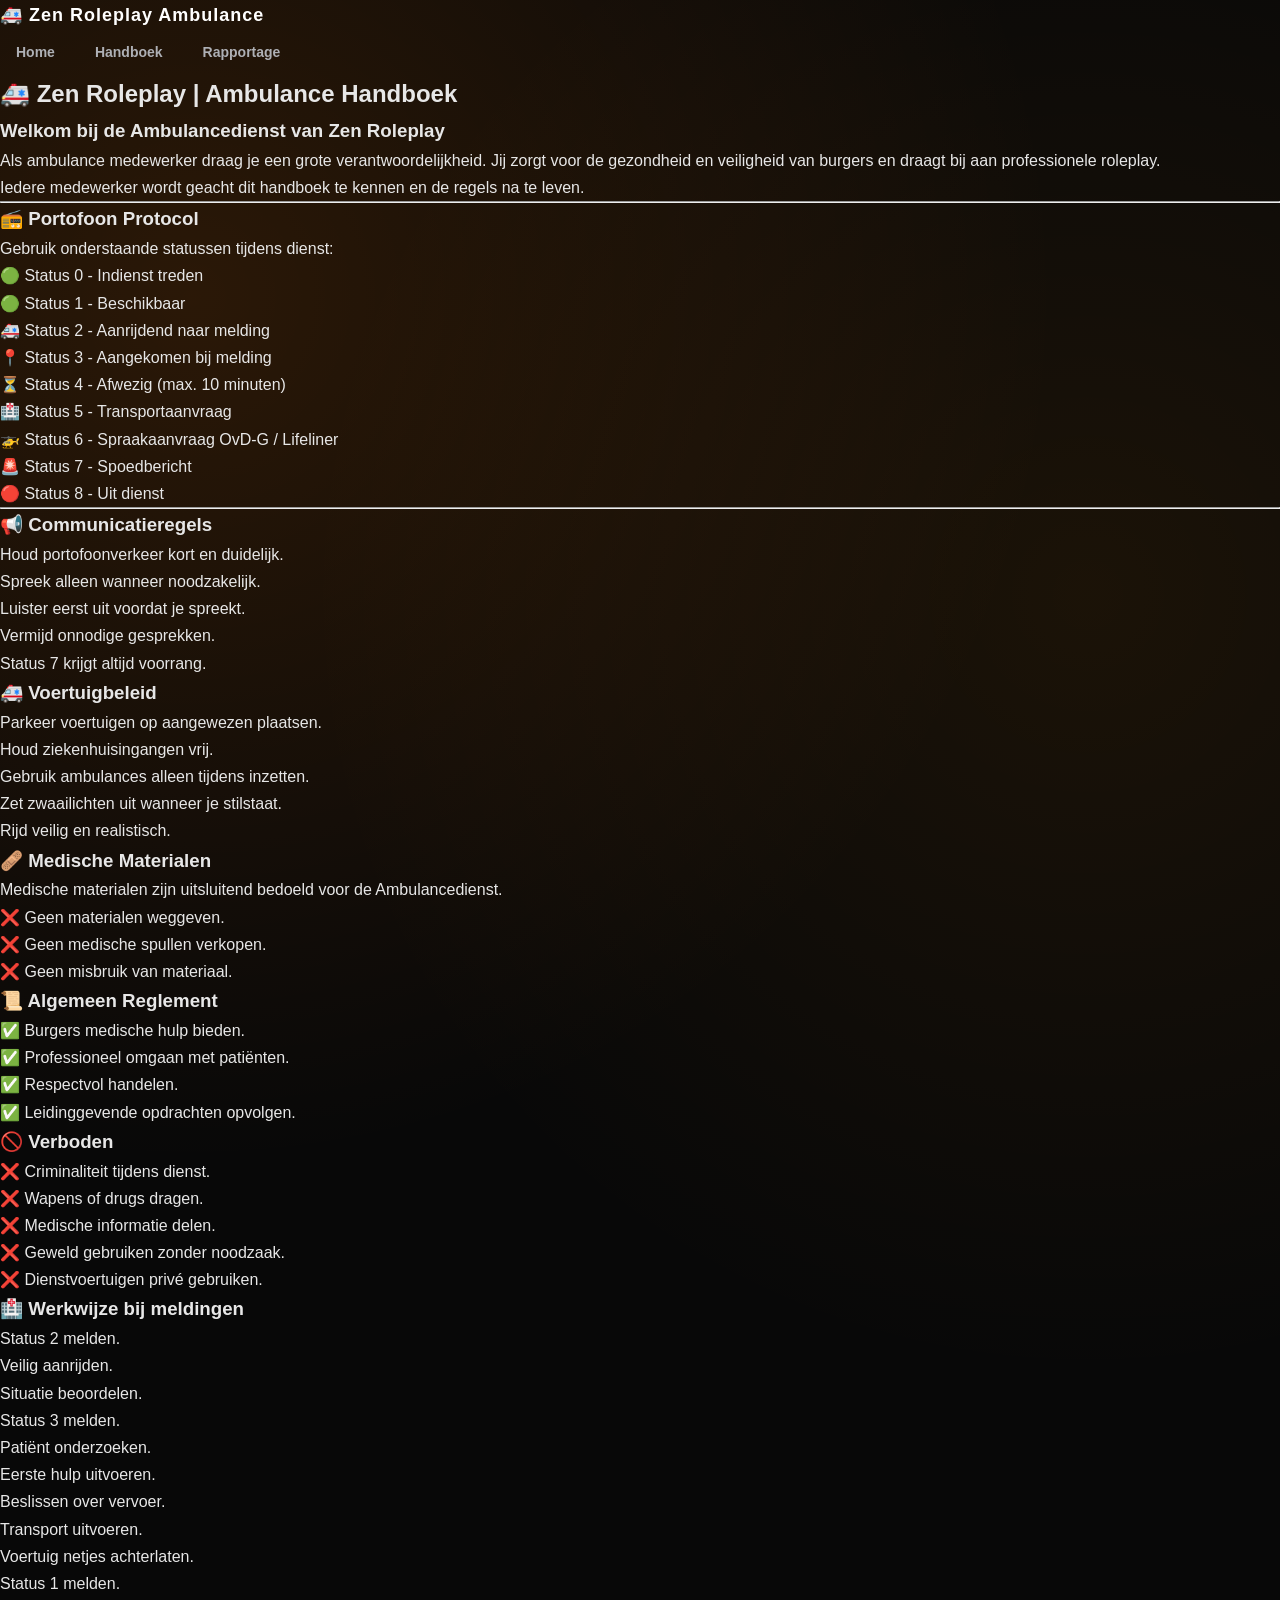
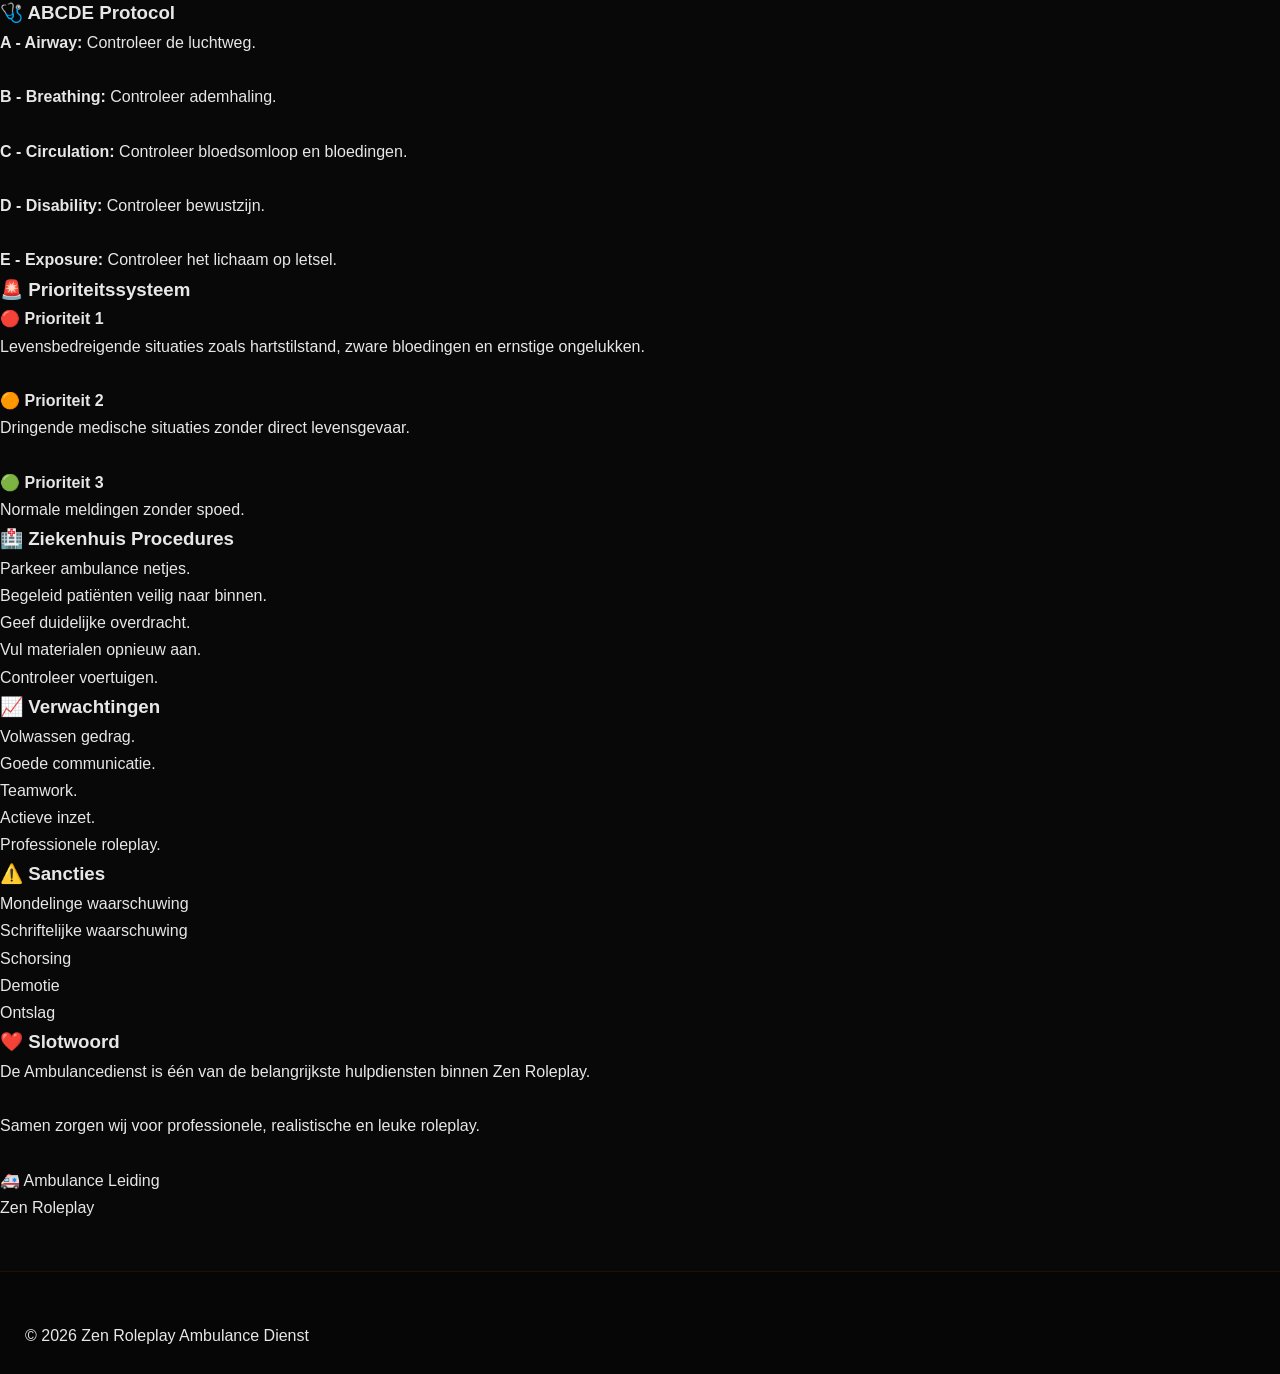
<file: handboek.html>
<!DOCTYPE html>
<html lang="nl">

<head>
<meta charset="UTF-8">
<meta name="viewport" content="width=device-width, initial-scale=1.0">

<title>Zen Roleplay | Ambulance Handboek</title>

<link rel="stylesheet" href="style.css">

</head>


<body>


<header>

<div class="logo">
🚑 Zen Roleplay Ambulance
</div>

<nav>
<a href="index.html">Home</a>
<a href="handboek.html">Handboek</a>
<a href="rapportage.html">Rapportage</a>
</nav>

</header>



<section class="handboek">


<h2>🚑 Zen Roleplay | Ambulance Handboek</h2>


<div class="boek">


<h3>Welkom bij de Ambulancedienst van Zen Roleplay</h3>

<p>
Als ambulance medewerker draag je een grote verantwoordelijkheid.
Jij zorgt voor de gezondheid en veiligheid van burgers en draagt bij aan professionele roleplay.
</p>

<p>
Iedere medewerker wordt geacht dit handboek te kennen en de regels na te leven.
</p>



<hr>


<h3>📻 Portofoon Protocol</h3>

<p>
Gebruik onderstaande statussen tijdens dienst:
</p>

<ul>
<li>🟢 Status 0 - Indienst treden</li>
<li>🟢 Status 1 - Beschikbaar</li>
<li>🚑 Status 2 - Aanrijdend naar melding</li>
<li>📍 Status 3 - Aangekomen bij melding</li>
<li>⏳ Status 4 - Afwezig (max. 10 minuten)</li>
<li>🏥 Status 5 - Transportaanvraag</li>
<li>🚁 Status 6 - Spraakaanvraag OvD-G / Lifeliner</li>
<li>🚨 Status 7 - Spoedbericht</li>
<li>🔴 Status 8 - Uit dienst</li>
</ul>



<hr>


<h3>📢 Communicatieregels</h3>

<ul>
<li>Houd portofoonverkeer kort en duidelijk.</li>
<li>Spreek alleen wanneer noodzakelijk.</li>
<li>Luister eerst uit voordat je spreekt.</li>
<li>Vermijd onnodige gesprekken.</li>
<li>Status 7 krijgt altijd voorrang.</li>
</ul>



<h3>🚑 Voertuigbeleid</h3>

<ul>
<li>Parkeer voertuigen op aangewezen plaatsen.</li>
<li>Houd ziekenhuisingangen vrij.</li>
<li>Gebruik ambulances alleen tijdens inzetten.</li>
<li>Zet zwaailichten uit wanneer je stilstaat.</li>
<li>Rijd veilig en realistisch.</li>
</ul>




<h3>🩹 Medische Materialen</h3>

<p>
Medische materialen zijn uitsluitend bedoeld voor de Ambulancedienst.
</p>

<ul>
<li>❌ Geen materialen weggeven.</li>
<li>❌ Geen medische spullen verkopen.</li>
<li>❌ Geen misbruik van materiaal.</li>
</ul>



<h3>📜 Algemeen Reglement</h3>

<ul>
<li>✅ Burgers medische hulp bieden.</li>
<li>✅ Professioneel omgaan met patiënten.</li>
<li>✅ Respectvol handelen.</li>
<li>✅ Leidinggevende opdrachten opvolgen.</li>
</ul>




<h3>🚫 Verboden</h3>

<ul>
<li>❌ Criminaliteit tijdens dienst.</li>
<li>❌ Wapens of drugs dragen.</li>
<li>❌ Medische informatie delen.</li>
<li>❌ Geweld gebruiken zonder noodzaak.</li>
<li>❌ Dienstvoertuigen privé gebruiken.</li>
</ul>




<h3>🏥 Werkwijze bij meldingen</h3>

<ol>
<li>Status 2 melden.</li>
<li>Veilig aanrijden.</li>
<li>Situatie beoordelen.</li>
<li>Status 3 melden.</li>
<li>Patiënt onderzoeken.</li>
<li>Eerste hulp uitvoeren.</li>
<li>Beslissen over vervoer.</li>
<li>Transport uitvoeren.</li>
<li>Voertuig netjes achterlaten.</li>
<li>Status 1 melden.</li>
</ol>




<h3>🩺 ABCDE Protocol</h3>

<p>
<b>A - Airway:</b> Controleer de luchtweg.<br><br>

<b>B - Breathing:</b> Controleer ademhaling.<br><br>

<b>C - Circulation:</b> Controleer bloedsomloop en bloedingen.<br><br>

<b>D - Disability:</b> Controleer bewustzijn.<br><br>

<b>E - Exposure:</b> Controleer het lichaam op letsel.
</p>




<h3>🚨 Prioriteitssysteem</h3>

<p>

🔴 <b>Prioriteit 1</b><br>
Levensbedreigende situaties zoals hartstilstand, zware bloedingen en ernstige ongelukken.<br><br>


🟠 <b>Prioriteit 2</b><br>
Dringende medische situaties zonder direct levensgevaar.<br><br>


🟢 <b>Prioriteit 3</b><br>
Normale meldingen zonder spoed.

</p>




<h3>🏥 Ziekenhuis Procedures</h3>

<ul>
<li>Parkeer ambulance netjes.</li>
<li>Begeleid patiënten veilig naar binnen.</li>
<li>Geef duidelijke overdracht.</li>
<li>Vul materialen opnieuw aan.</li>
<li>Controleer voertuigen.</li>
</ul>




<h3>📈 Verwachtingen</h3>

<ul>
<li>Volwassen gedrag.</li>
<li>Goede communicatie.</li>
<li>Teamwork.</li>
<li>Actieve inzet.</li>
<li>Professionele roleplay.</li>
</ul>




<h3>⚠️ Sancties</h3>

<ul>
<li>Mondelinge waarschuwing</li>
<li>Schriftelijke waarschuwing</li>
<li>Schorsing</li>
<li>Demotie</li>
<li>Ontslag</li>
</ul>



<h3>❤️ Slotwoord</h3>

<p>
De Ambulancedienst is één van de belangrijkste hulpdiensten binnen Zen Roleplay.
<br><br>

Samen zorgen wij voor professionele, realistische en leuke roleplay.

<br><br>

🚑 Ambulance Leiding<br>
Zen Roleplay
</p>


</div>


</section>



<footer>

© 2026 Zen Roleplay Ambulance Dienst

</footer>


</body>

</html>
</file>
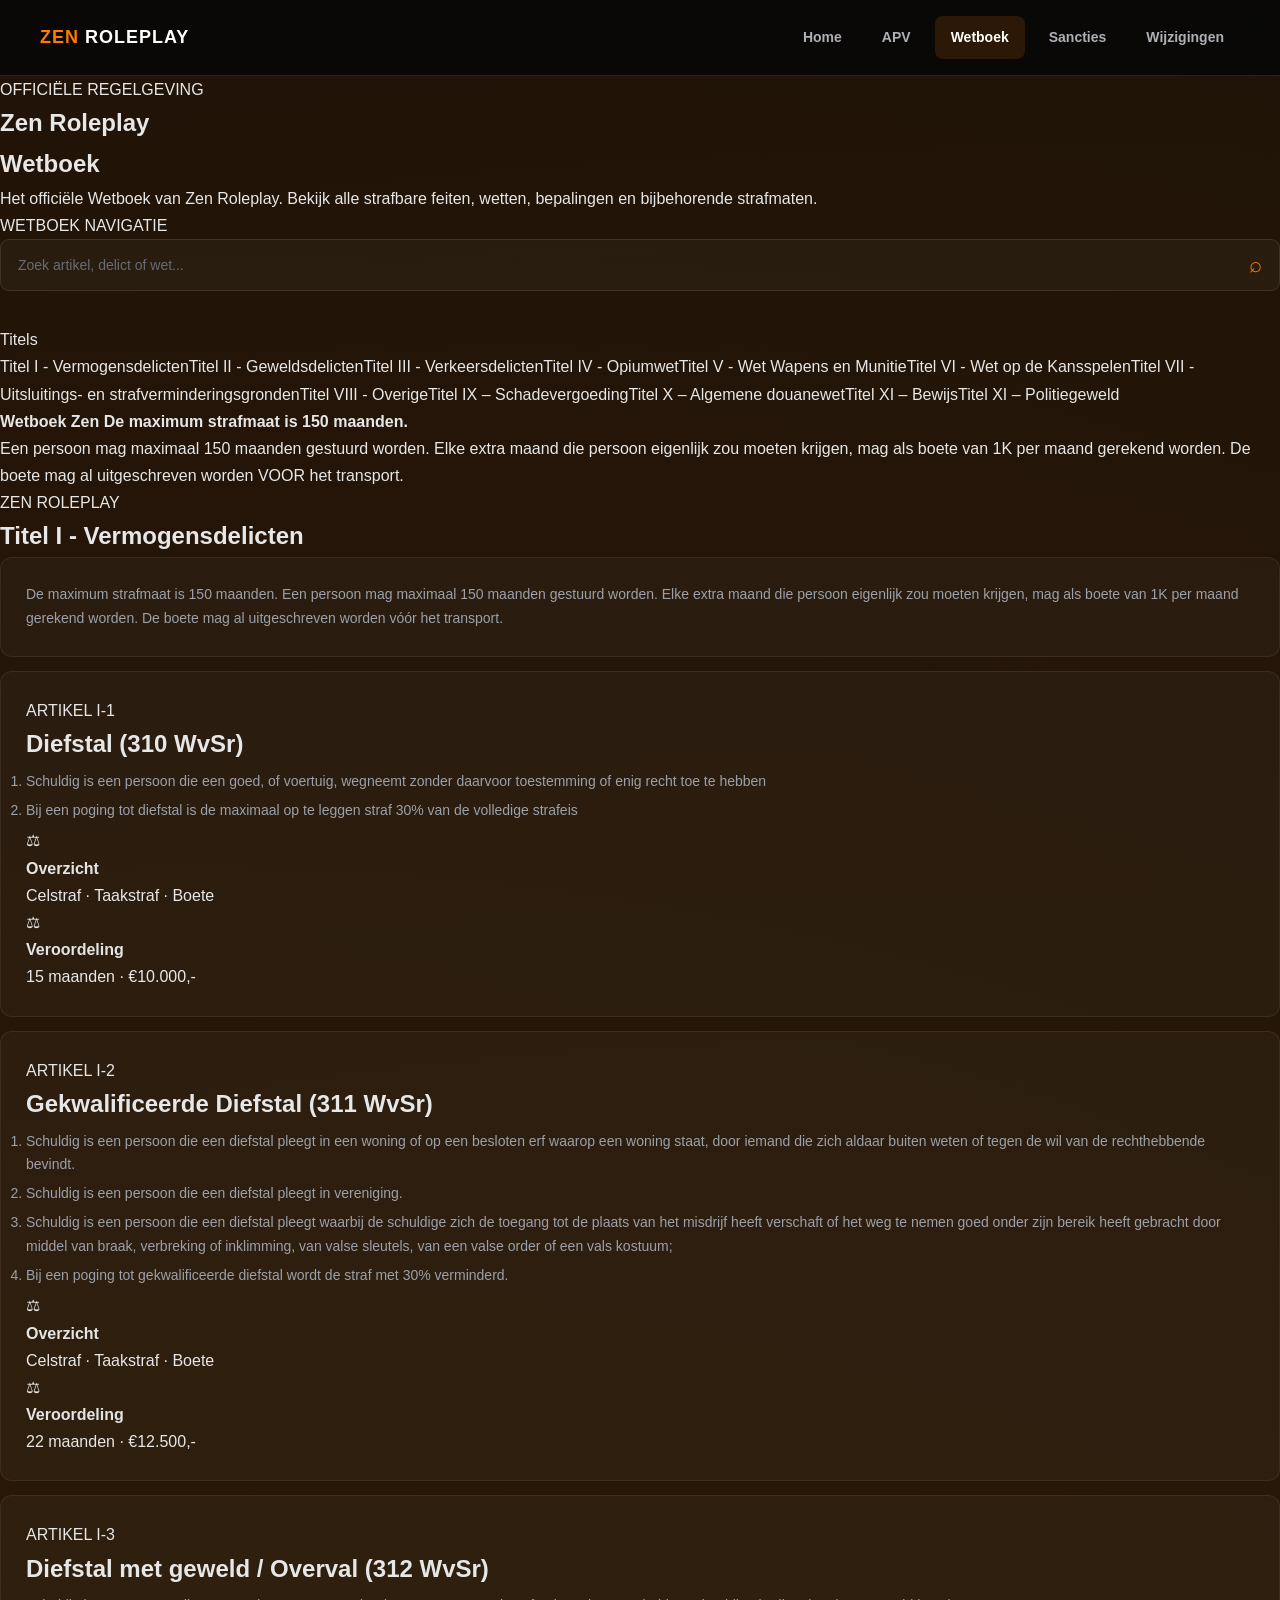
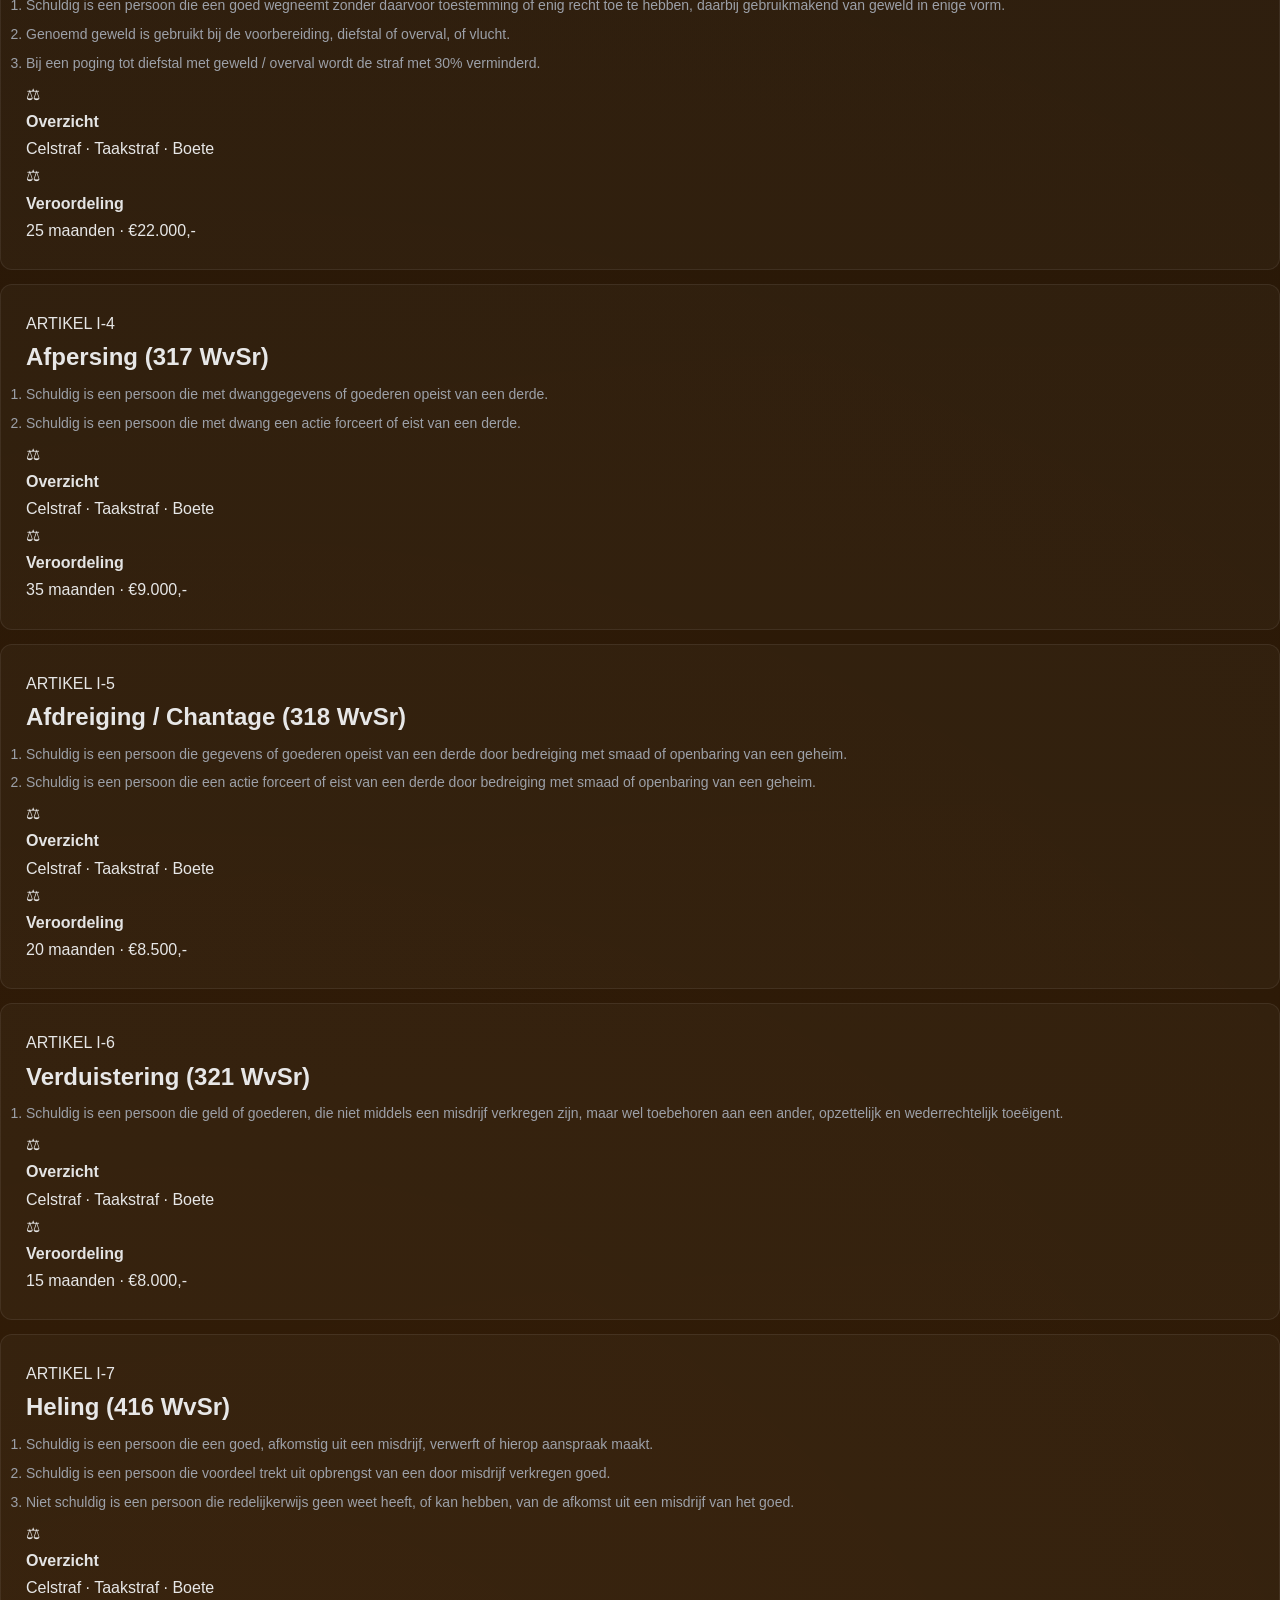
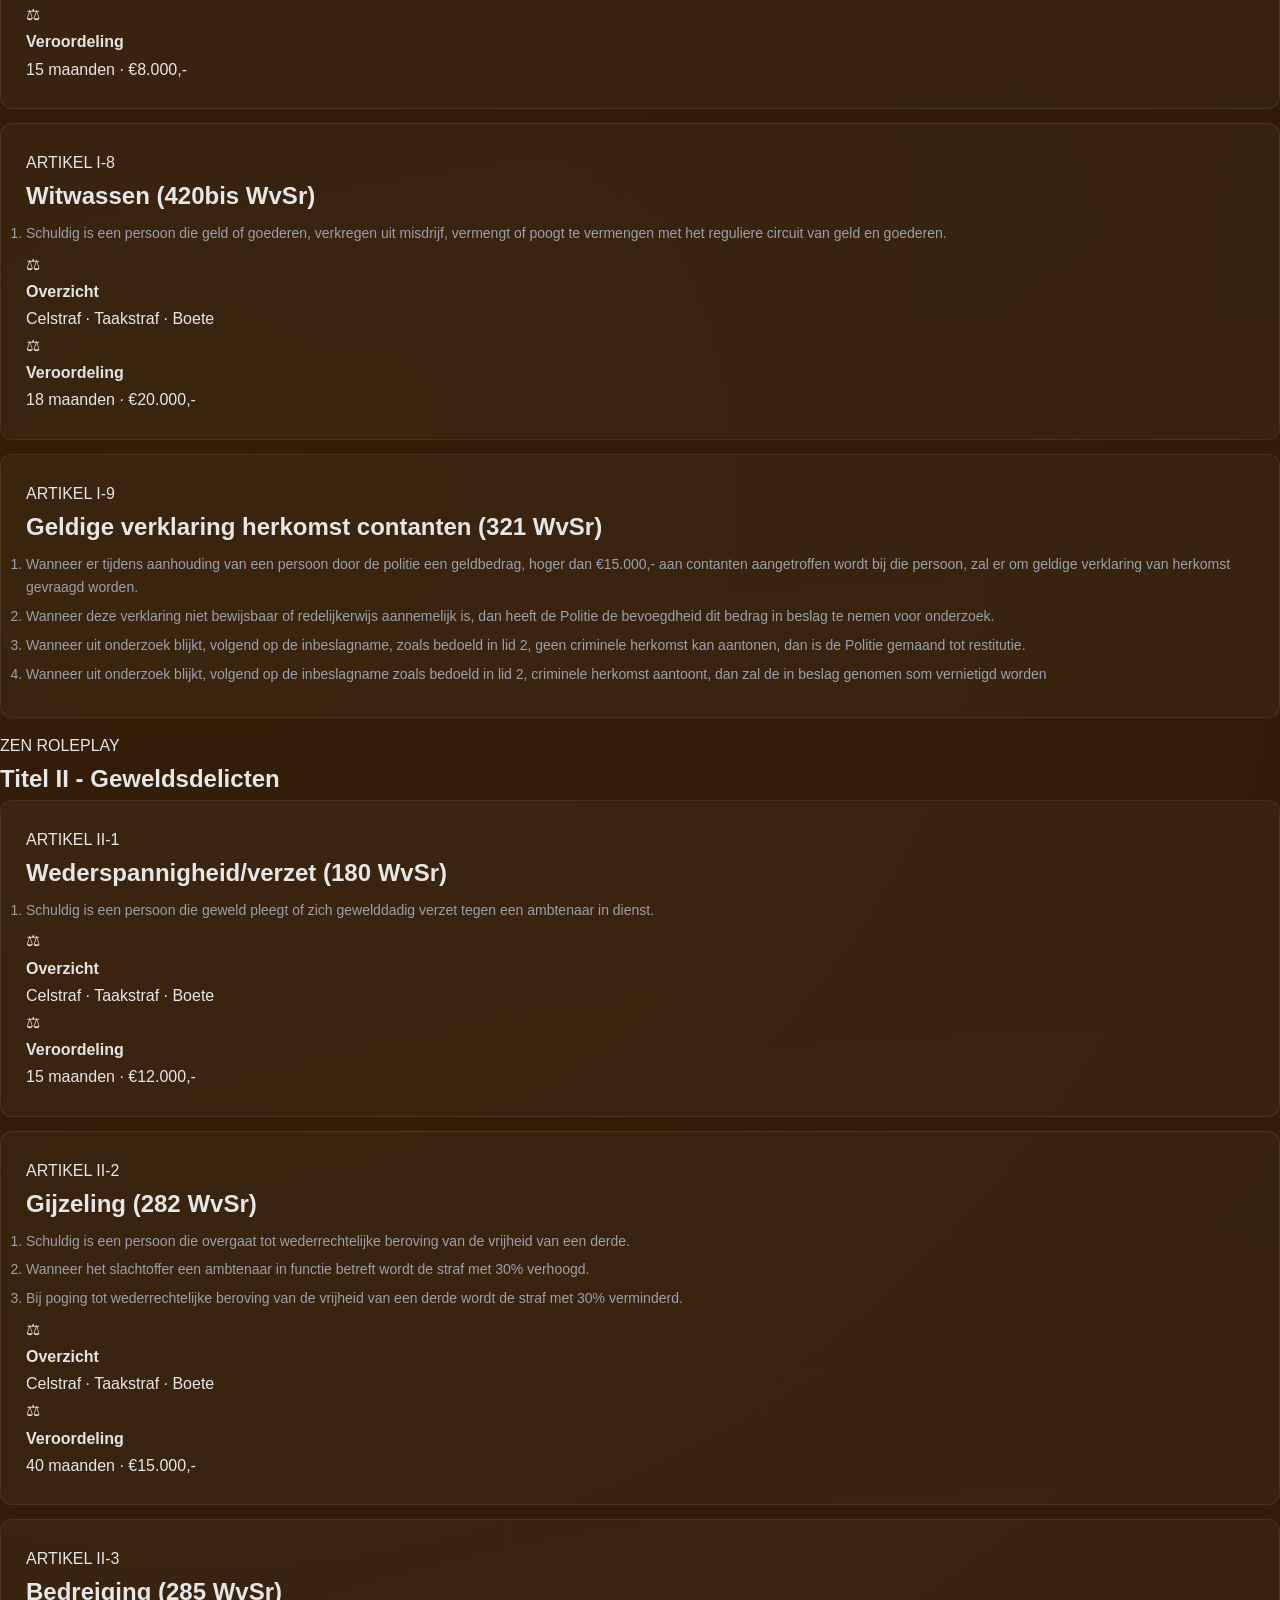
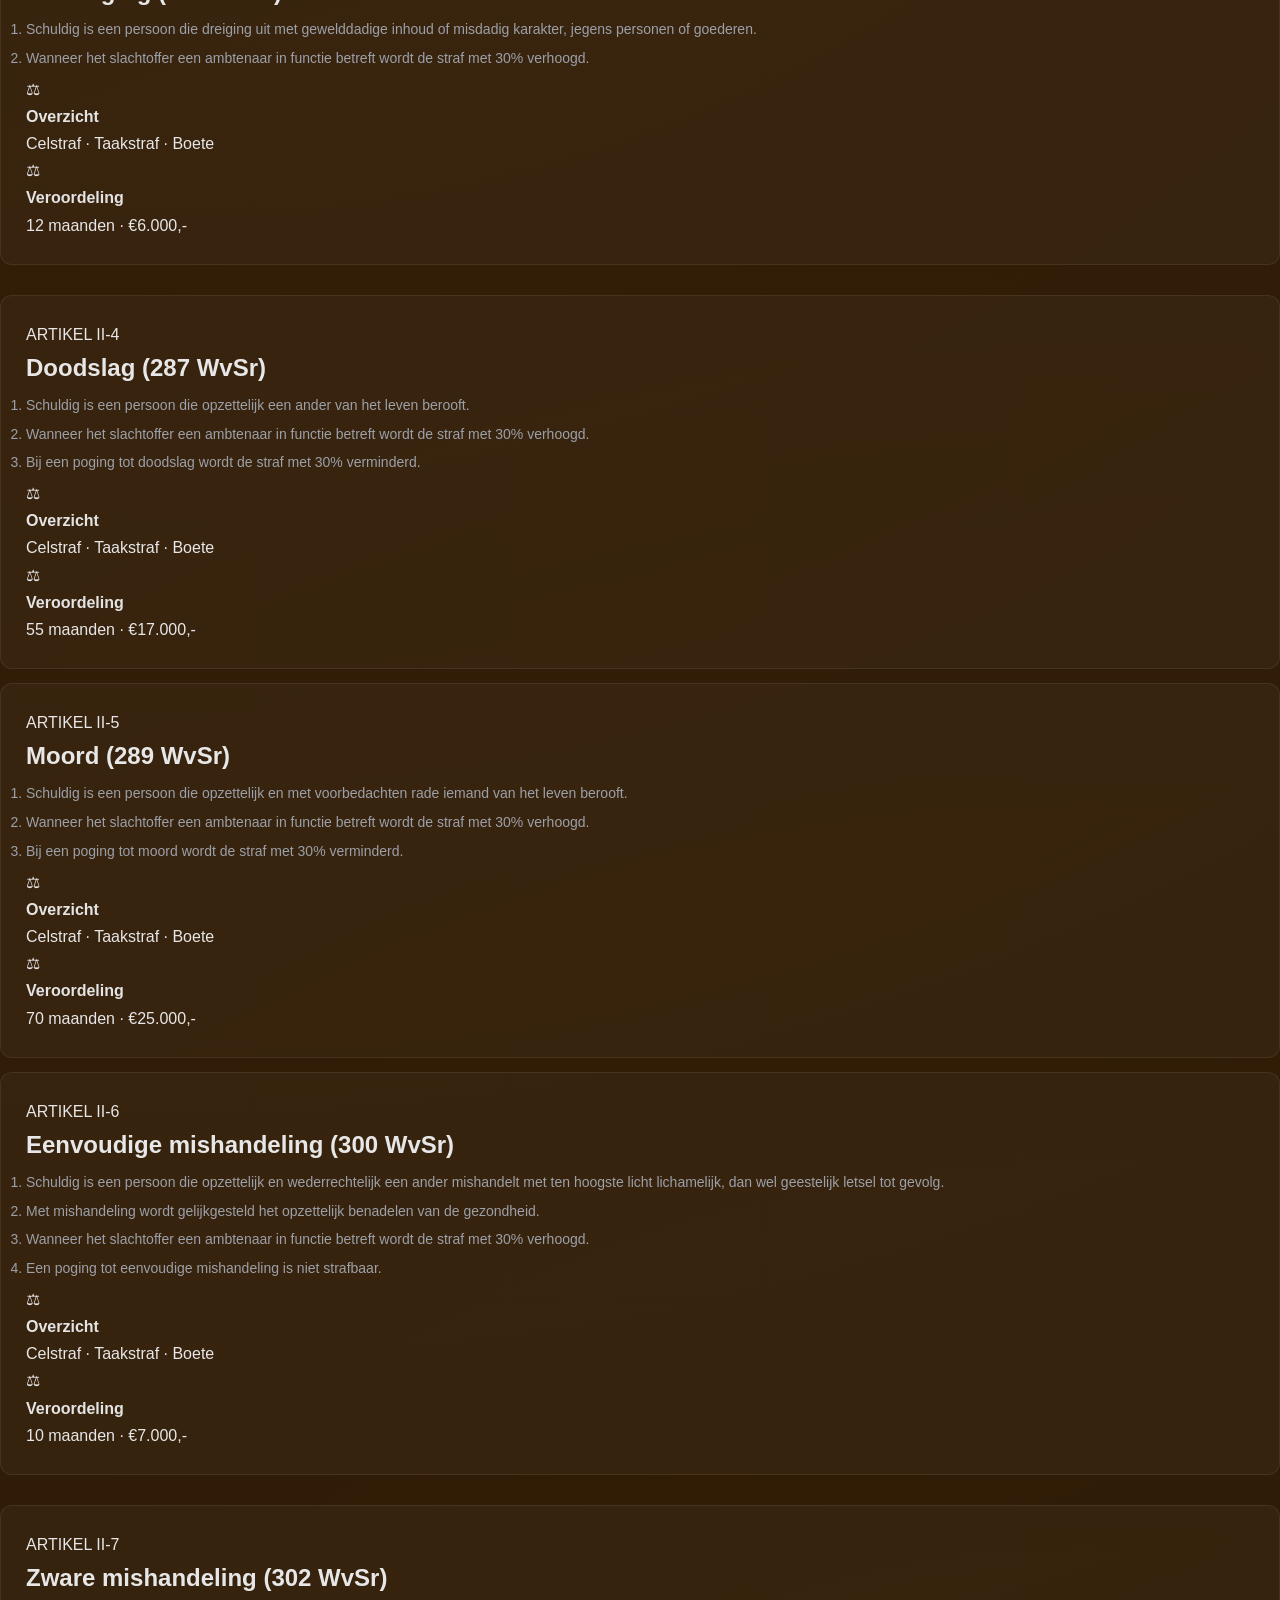
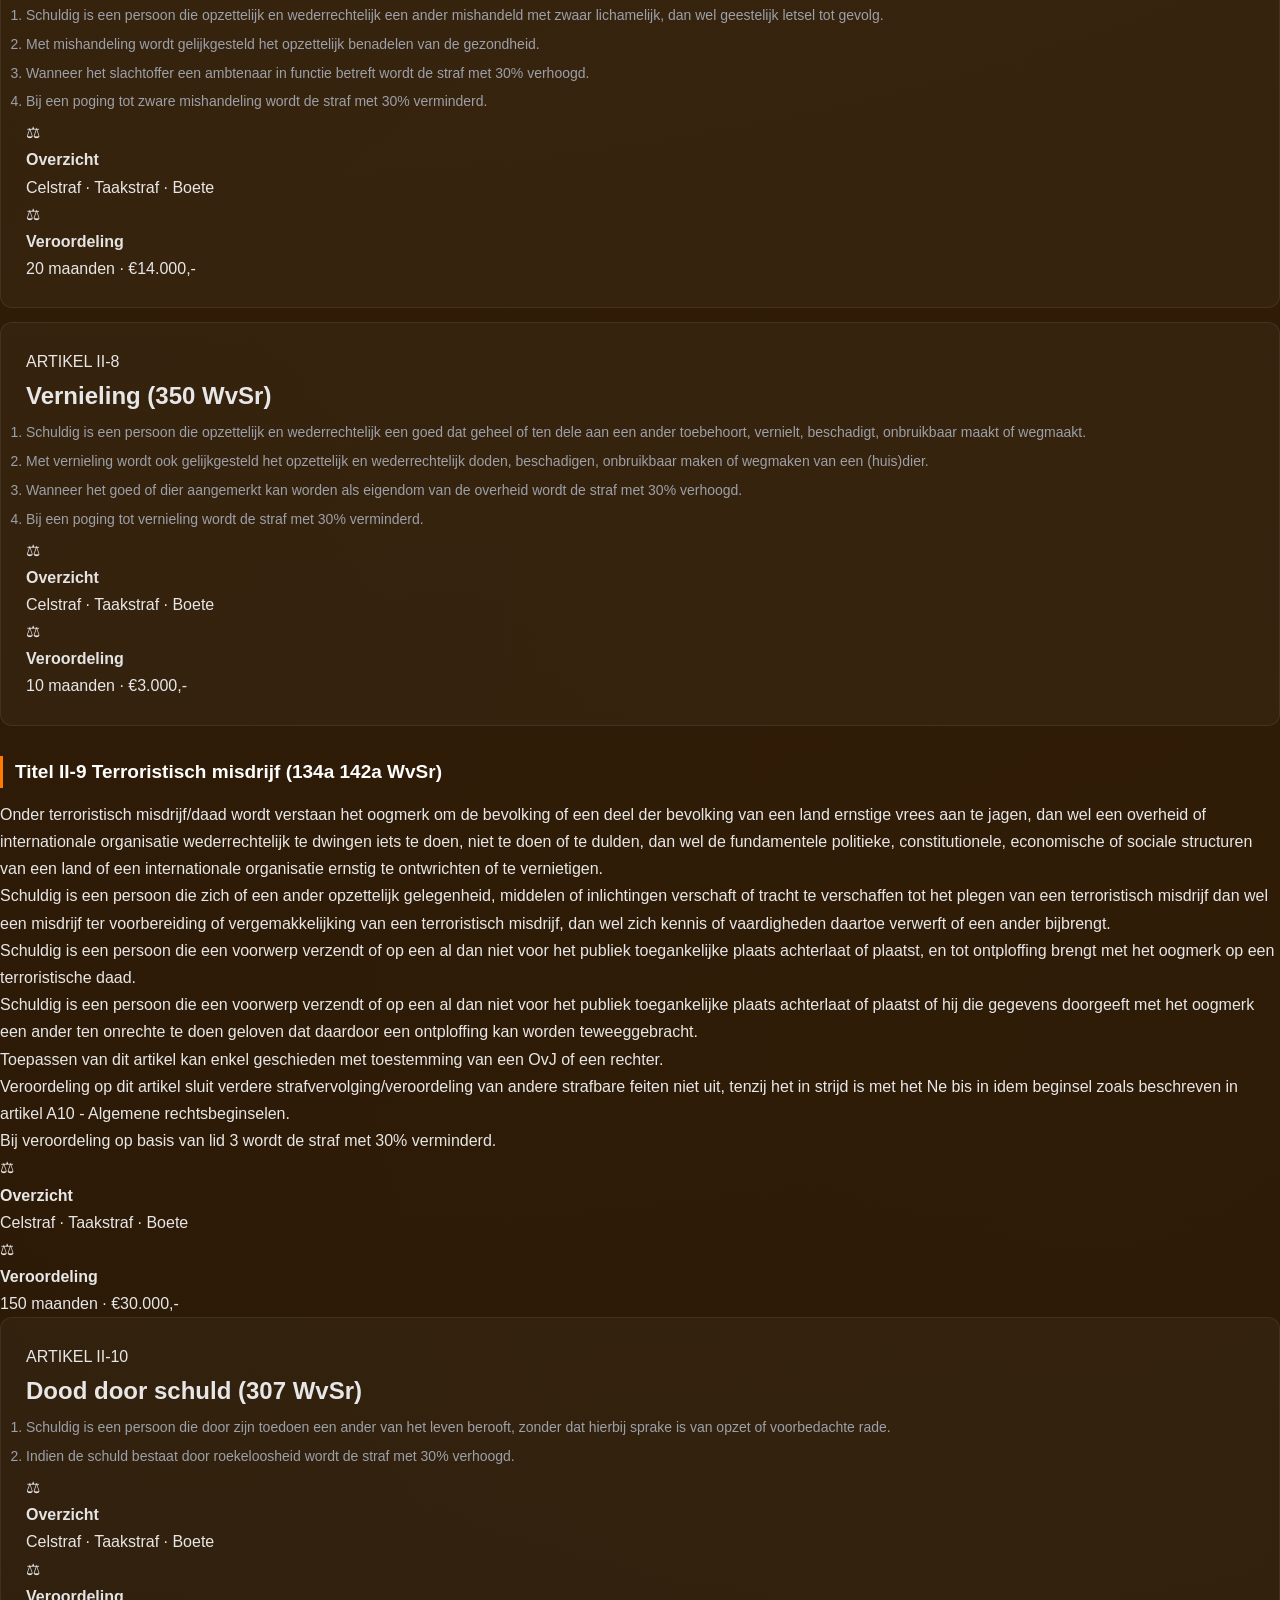
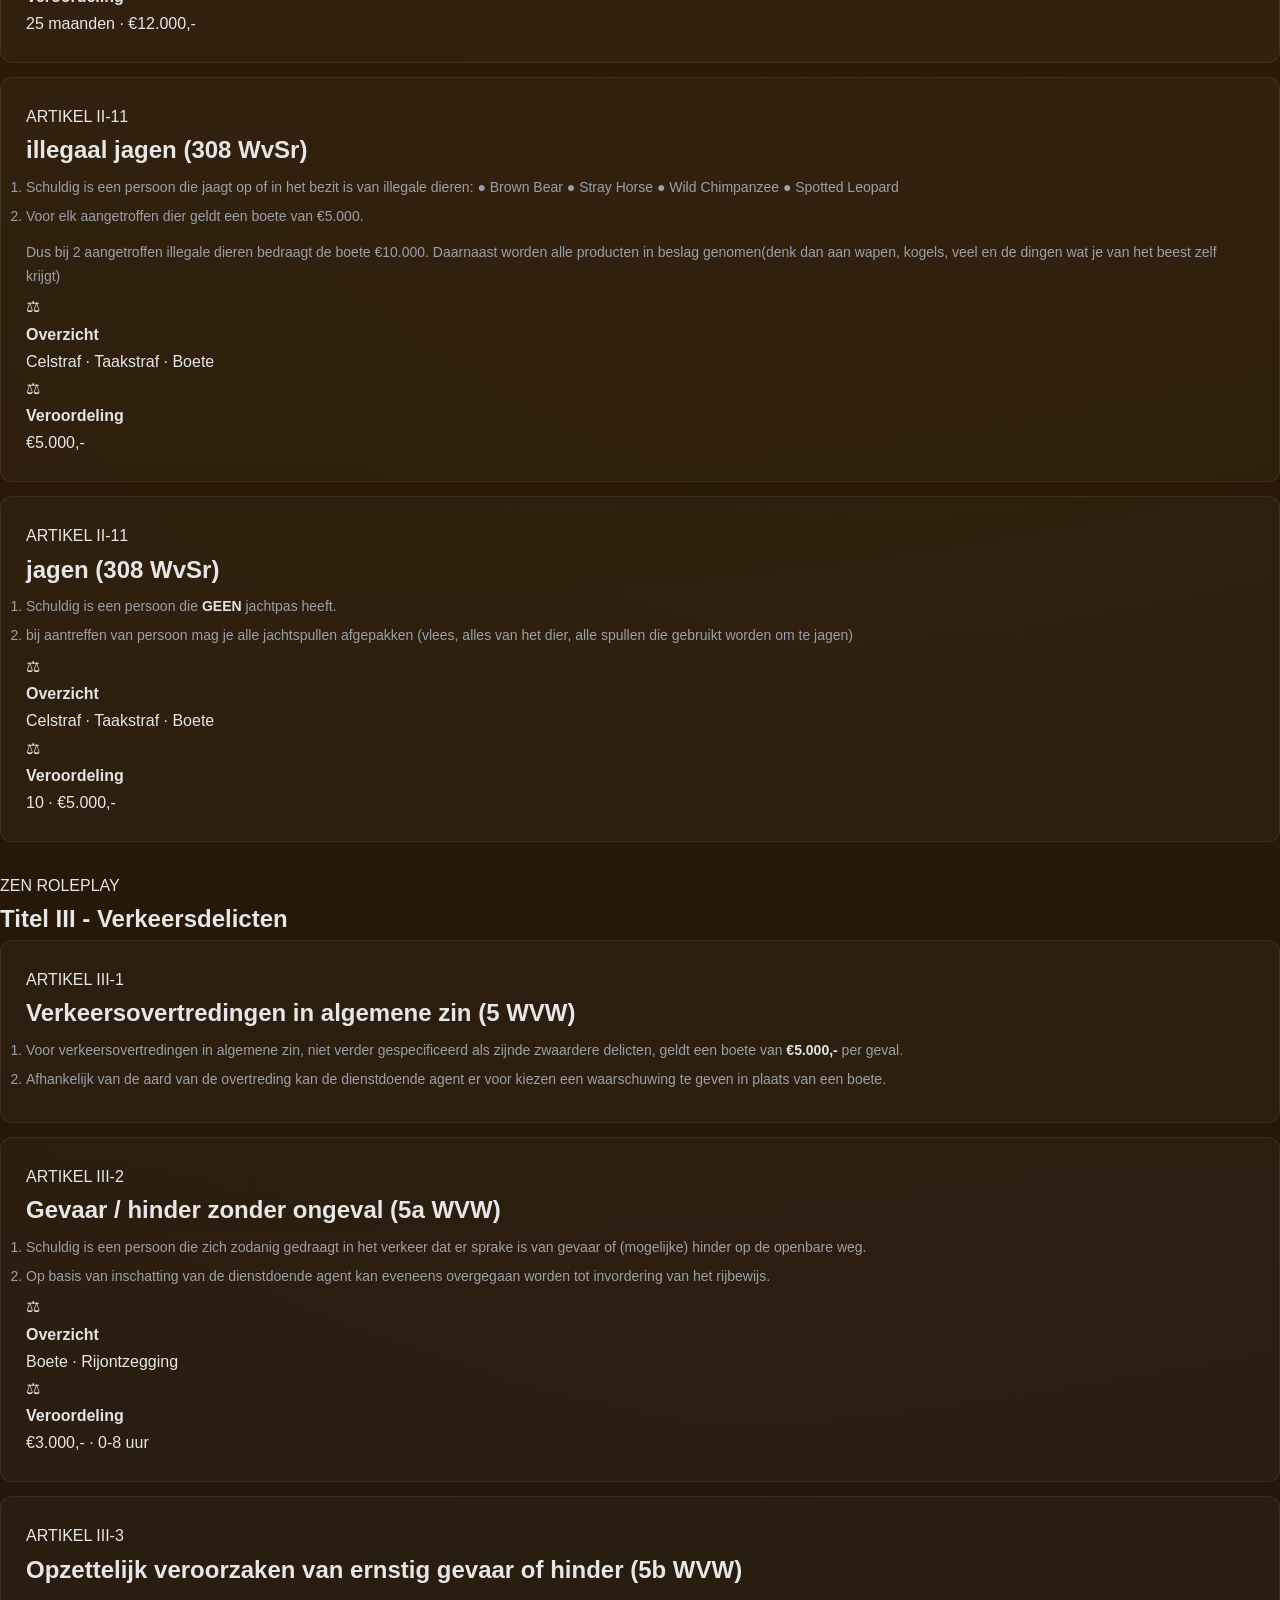
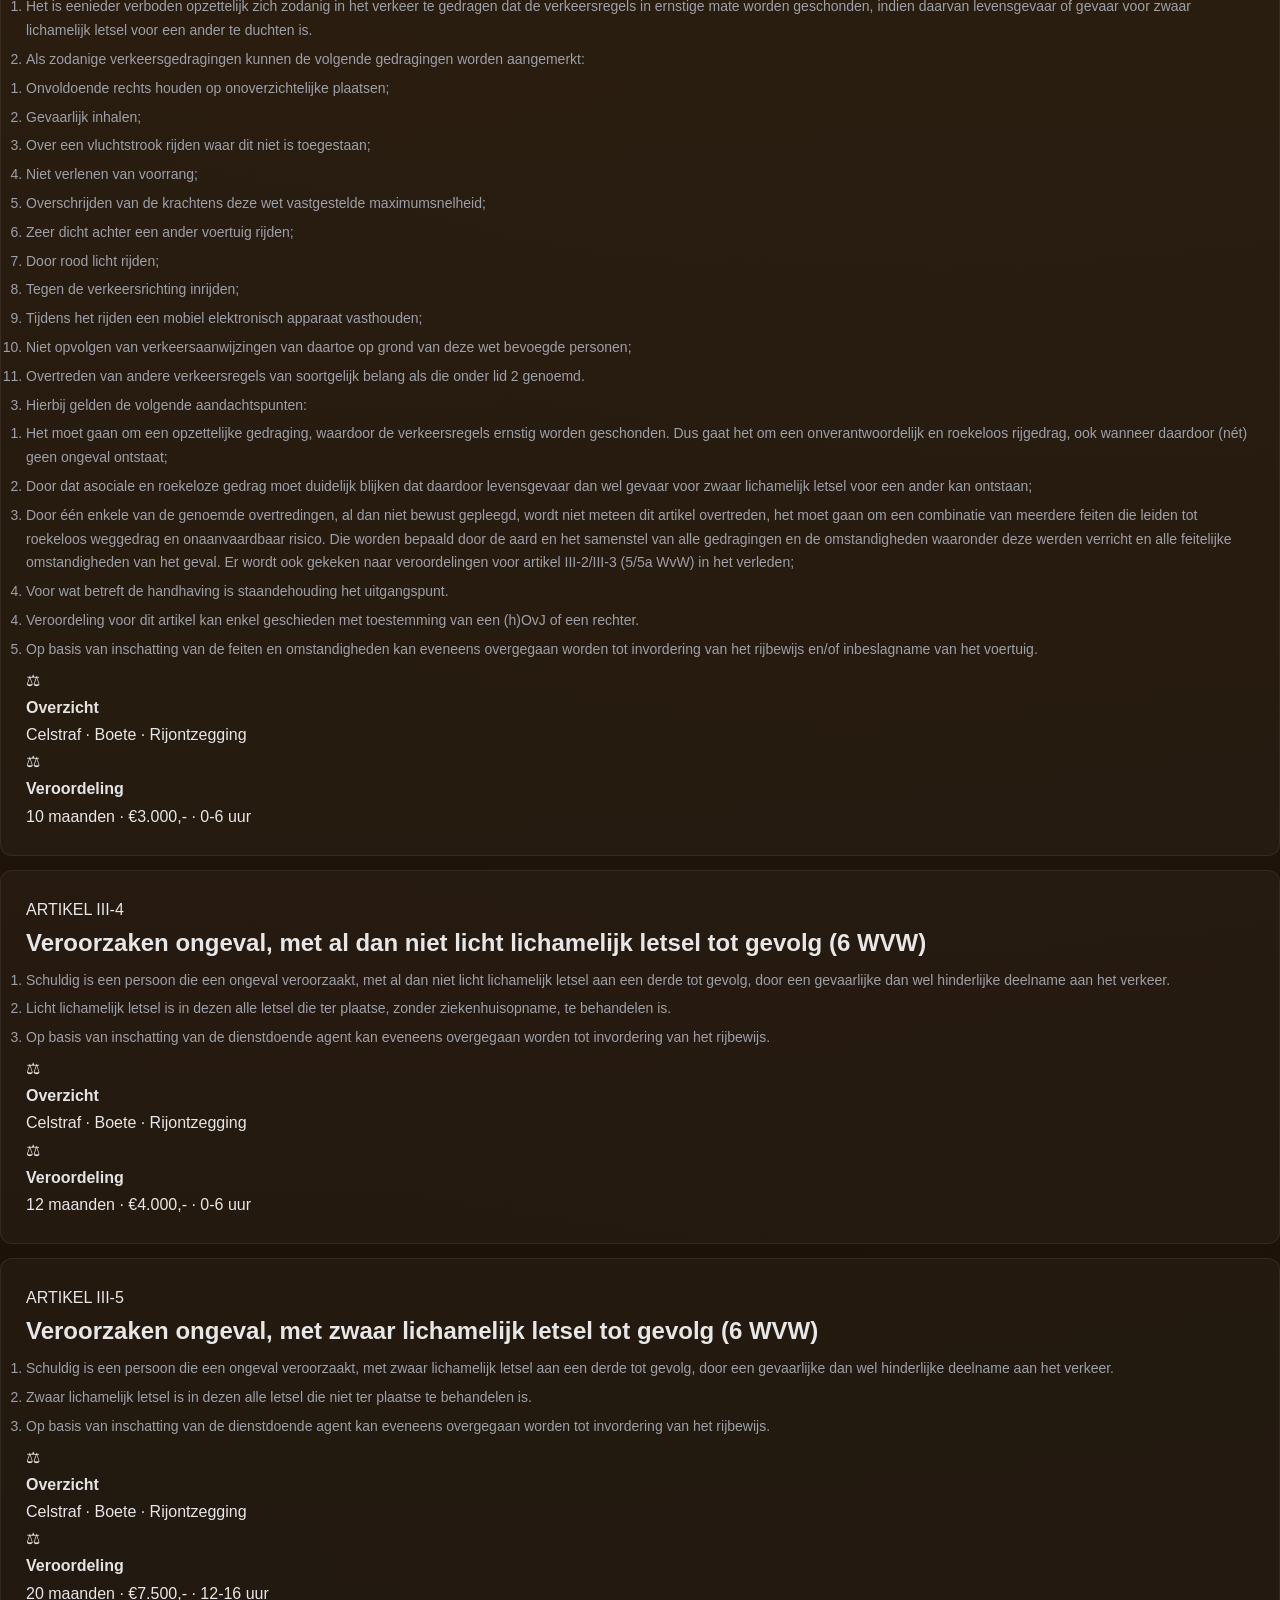
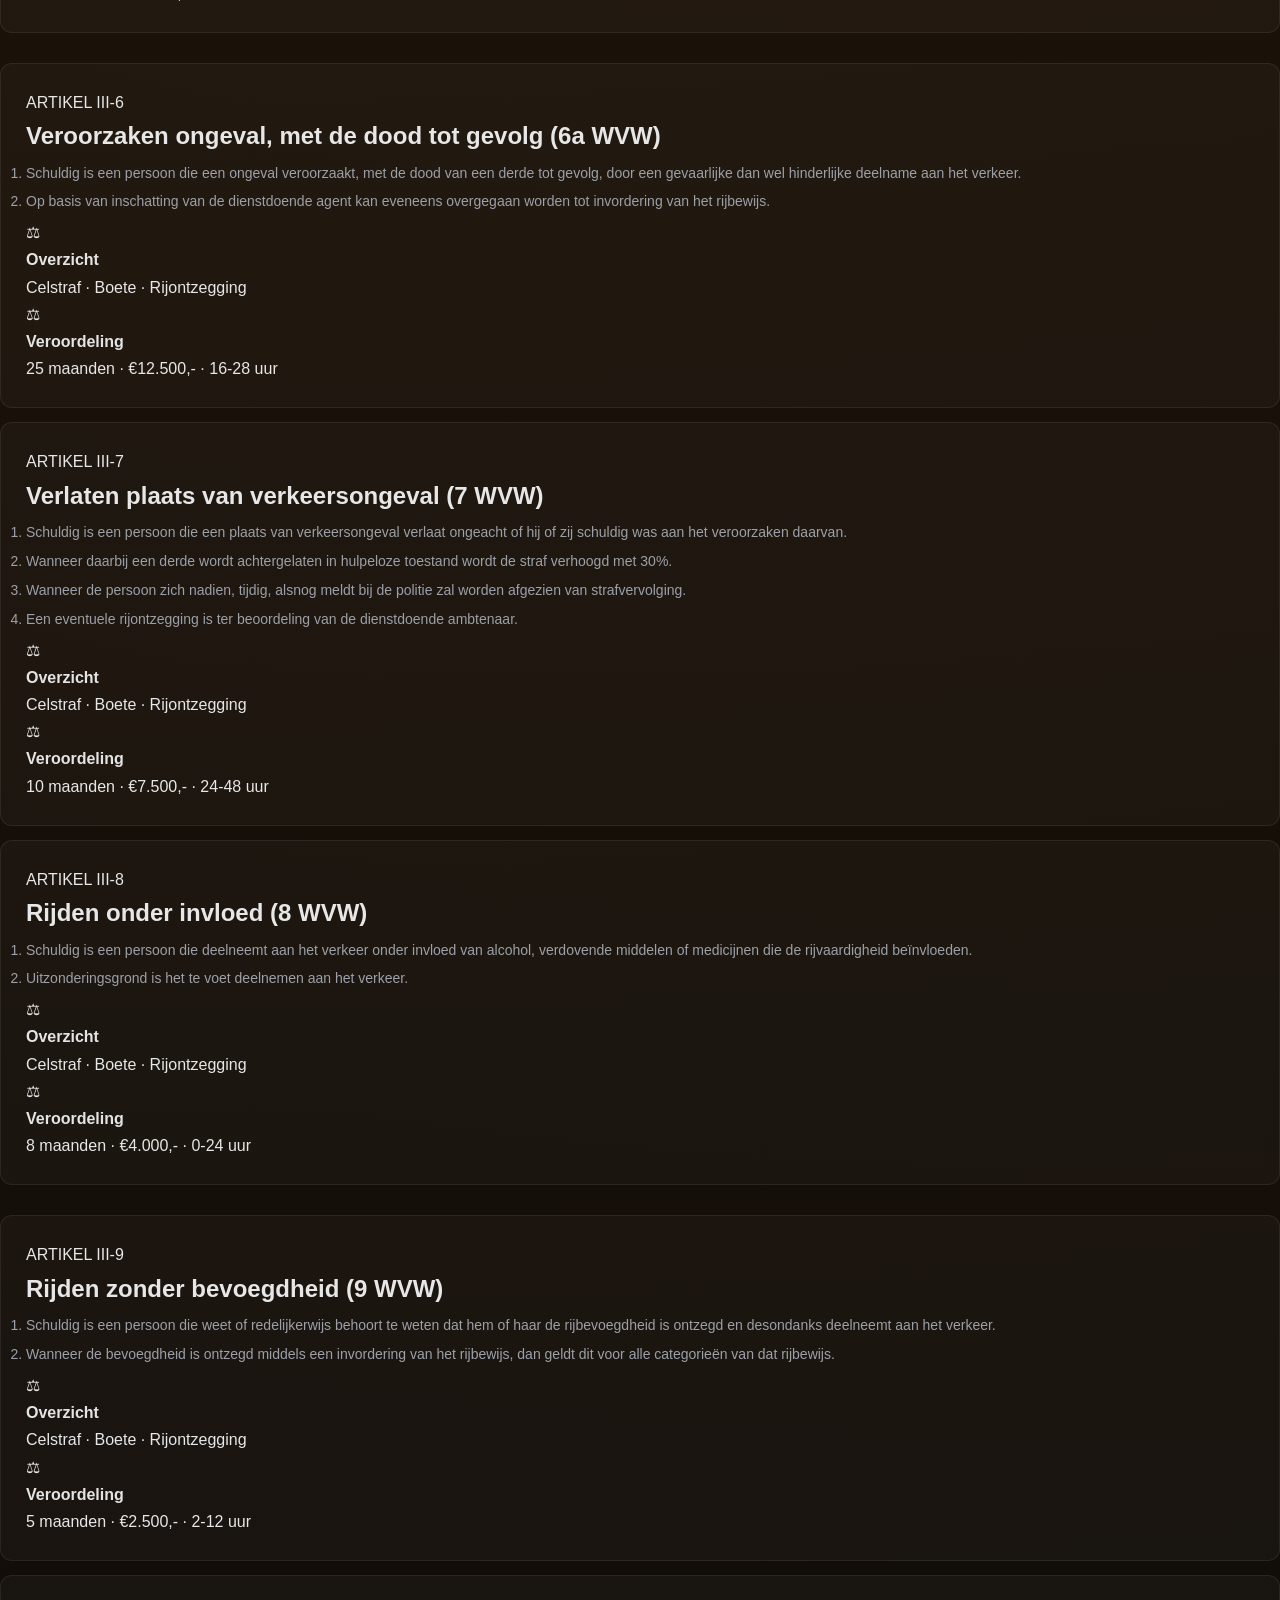
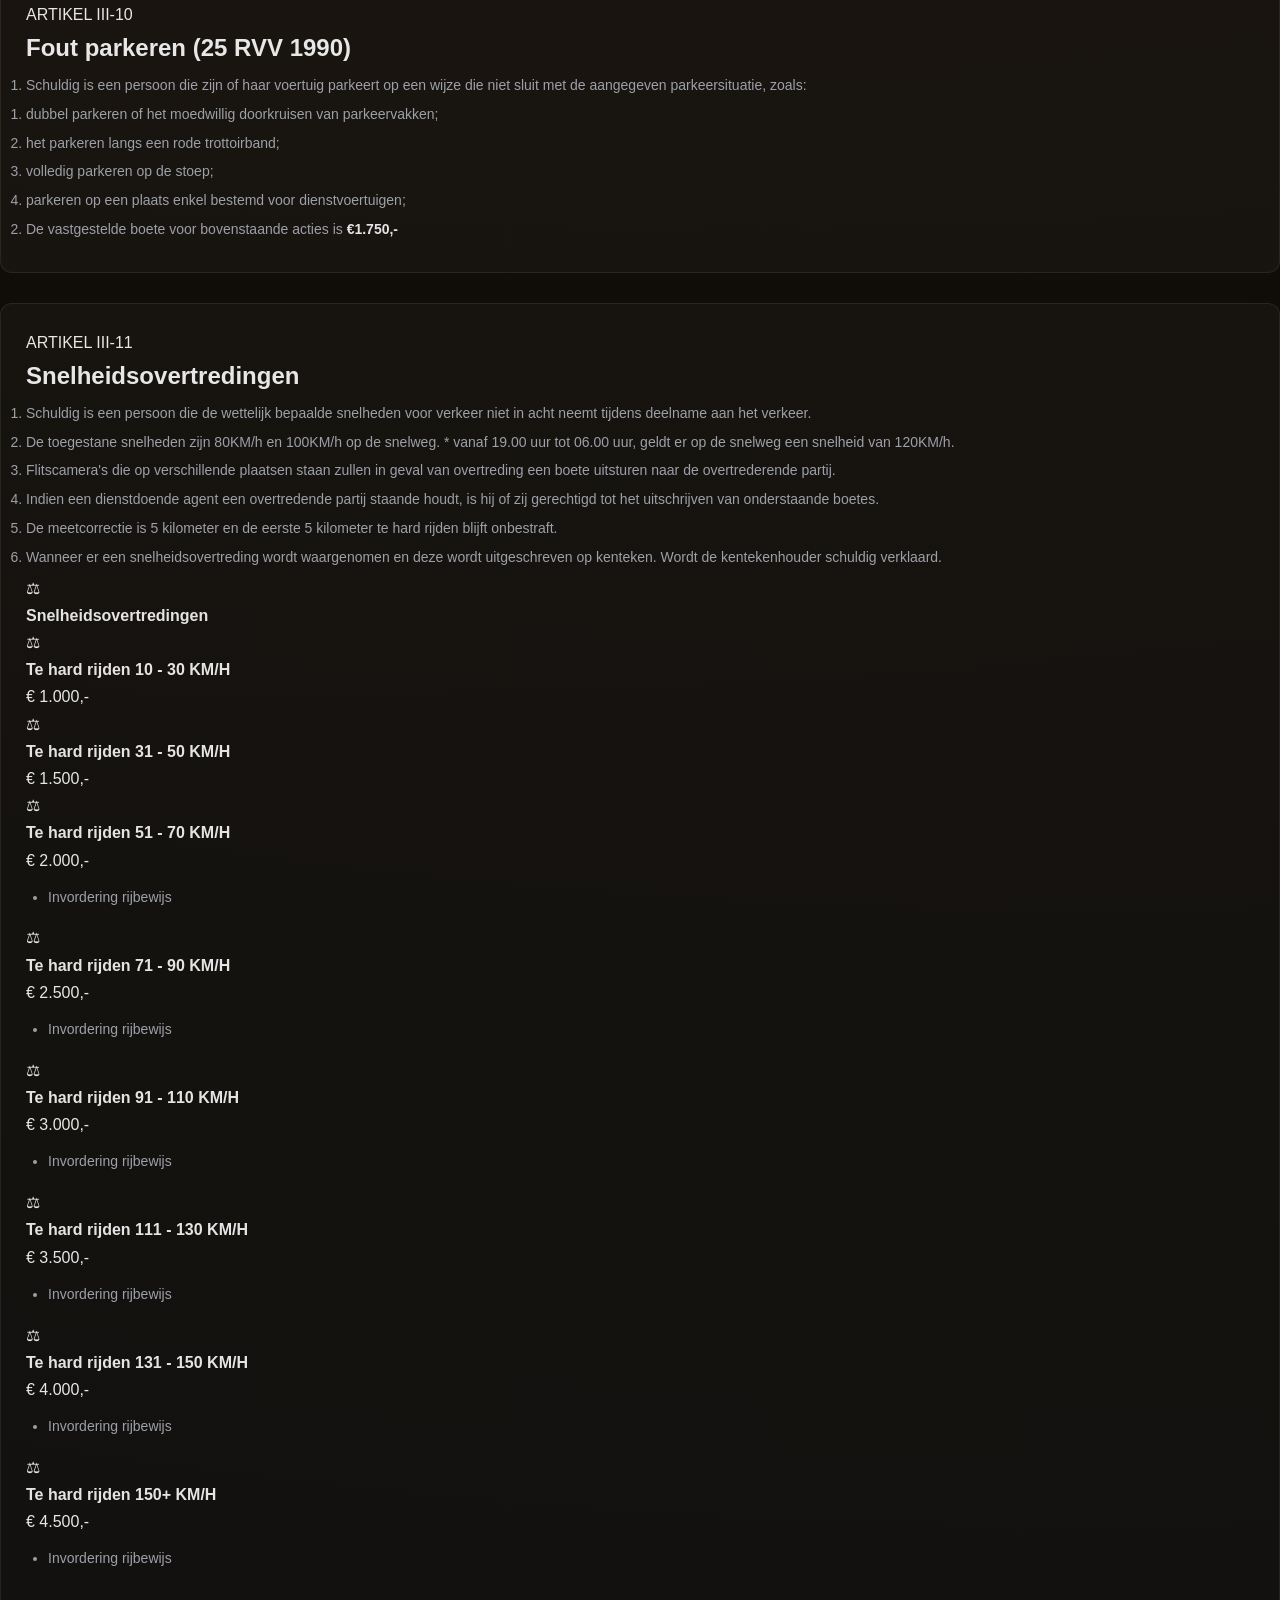
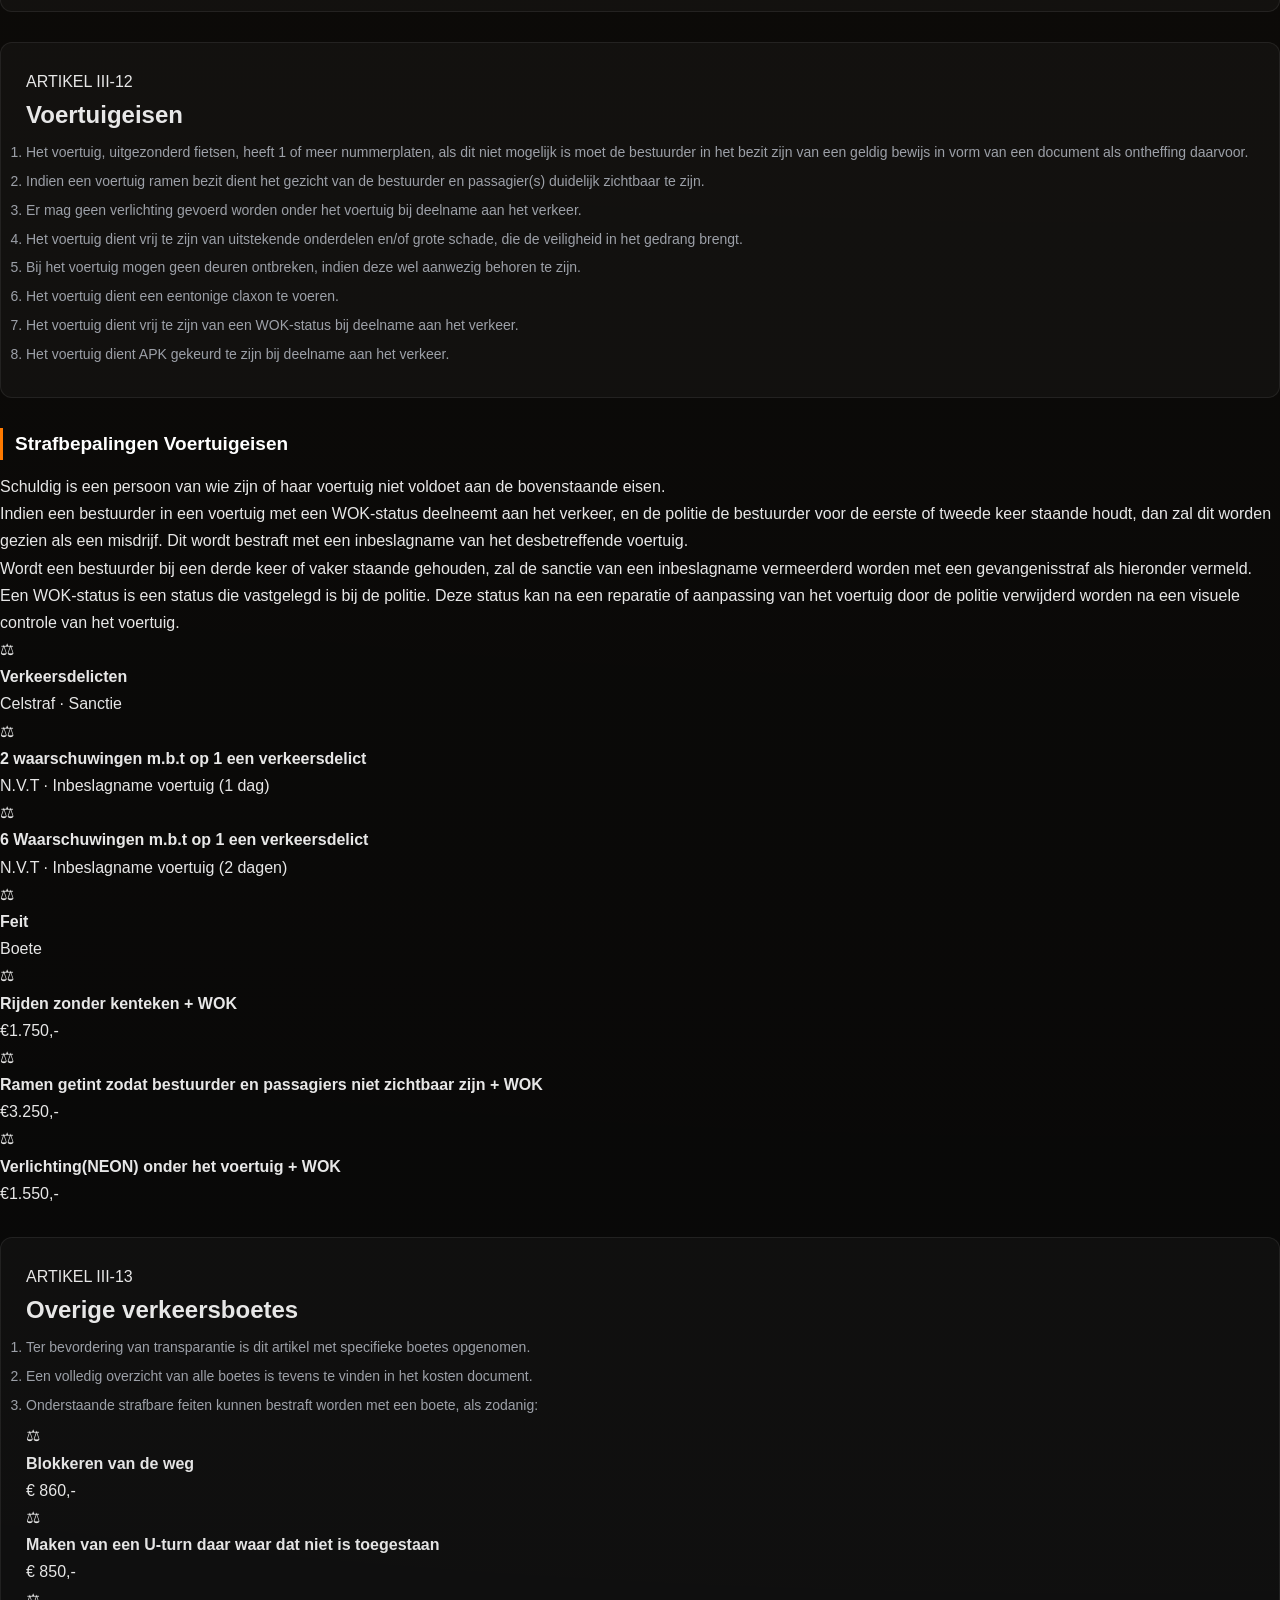
<file: wetboek.html>
<!DOCTYPE html>

<html lang="nl">
<head><meta charset="utf-8"/><meta content="width=device-width, initial-scale=1.0" name="viewport"/><title>Zen Roleplay | Wetboek</title><link href="style.css" rel="stylesheet"/></head>
<body>
<header class="navbar">
    <div class="nav-container">

        <a href="index.html" class="logo">
            <span>ZEN</span> ROLEPLAY
        </a>

        <nav>
            <a href="index.html">Home</a>
            <a href="apv.html">APV</a>
            <a href="wetboek.html" class="active">Wetboek</a>
            <a href="sancties.html">Sancties</a>
            <a href="wijzigingen.html">Wijzigingen</a>
        </nav>

    </div>
</header>
<main><section class="page-hero"><div class="eyebrow">OFFICIËLE REGELGEVING</div><h1>Zen Roleplay<br/><span>Wetboek</span></h1><p>Het officiële Wetboek van Zen Roleplay. Bekijk alle strafbare feiten, wetten, bepalingen en bijbehorende strafmaten.</p></section>
<div class="rule-layout"><aside class="toc"><div class="toc-head">WETBOEK NAVIGATIE</div><div class="search"><span>⌕</span><input id="search" placeholder="Zoek artikel, delict of wet..." type="search"/></div><div class="toc-group"><div class="toc-title">Titels</div><a href="#titel-titel-i-vermogensdelicten">Titel I - Vermogensdelicten</a><a href="#titel-titel-ii-geweldsdelicten">Titel II - Geweldsdelicten</a><a href="#titel-titel-iii-verkeersdelicten">Titel III - Verkeersdelicten</a><a href="#titel-titel-iv-opiumwet">Titel IV - Opiumwet</a><a href="#titel-titel-v-wet-wapens-en-munitie">Titel V - Wet Wapens en Munitie</a><a href="#titel-titel-vi-wet-op-de-kansspelen">Titel VI - Wet op de Kansspelen</a><a href="#titel-titel-vii-uitsluitings-en-strafverminderingsgronden">Titel VII - Uitsluitings- en strafverminderingsgronden</a><a href="#titel-titel-viii-overige">Titel VIII - Overige</a><a href="#titel-titel-ix-schadevergoeding">Titel IX – Schadevergoeding</a><a href="#titel-titel-x-algemene-douanewet">Titel X – Algemene douanewet</a><a href="#titel-titel-xi-bewijs">Titel XI – Bewijs</a><a href="#titel-titel-xi-politiegeweld">Titel XI – Politiegeweld</a></div></aside><section class="content"><div id="articles"><p><strong>Wetboek Zen</strong>
<strong>De maximum strafmaat is 150 maanden.</strong></p>
<p>Een persoon mag maximaal 150 maanden gestuurd worden. Elke extra maand die persoon eigenlijk zou moeten krijgen, mag als boete van 1K per maand gerekend worden. De boete mag al uitgeschreven worden VOOR het transport.</p>
<section class="rule-section" id="titel-titel-i-vermogensdelicten"><div class="section-heading"><span class="section-kicker">ZEN ROLEPLAY</span><h2>Titel I - Vermogensdelicten</h2></div><div class="article" data-title="Wetboek Zen maximum strafmaat" id="wetboek-inleiding"><p>De maximum strafmaat is 150 maanden. Een persoon mag maximaal 150 maanden gestuurd worden. Elke extra maand die persoon eigenlijk zou moeten krijgen, mag als boete van 1K per maand gerekend worden. De boete mag al uitgeschreven worden vóór het transport.</p></div>
<article class="article" data-title="Artikel I-1 Diefstal (310 WvSr)" id="artikel-i-1"><div class="article-number">ARTIKEL I-1</div><h2>Diefstal (310 WvSr)</h2>
<ol>
<li>Schuldig is een persoon die een goed, of voertuig, wegneemt zonder daarvoor toestemming of enig recht toe te hebben</li>
<li>Bij een poging tot diefstal is de maximaal op te leggen straf 30% van de volledige strafeis</li>
</ol>
<div class="penalty"><span>⚖</span><div><strong>Overzicht</strong><br/>Celstraf · Taakstraf · Boete</div></div><div class="penalty"><span>⚖</span><div><strong>Veroordeling</strong><br/>15 maanden · €10.000,-</div></div>
</article><article class="article" data-title="Artikel I-2 Gekwalificeerde Diefstal (311 WvSr)" id="artikel-i-2"><div class="article-number">ARTIKEL I-2</div><h2>Gekwalificeerde Diefstal (311 WvSr)</h2>
<ol>
<li>Schuldig is een persoon die een diefstal pleegt in een woning of op een besloten erf waarop een woning staat, door iemand die zich aldaar buiten weten of tegen de wil van de rechthebbende bevindt.</li>
<li>Schuldig is een persoon die een diefstal pleegt in vereniging.</li>
<li>Schuldig is een persoon die een diefstal pleegt waarbij de schuldige zich de toegang tot de plaats van het misdrijf heeft verschaft of het weg te nemen goed onder zijn bereik heeft gebracht door middel van braak, verbreking of inklimming, van valse sleutels, van een valse order of een vals kostuum;</li>
<li>Bij een poging tot gekwalificeerde diefstal wordt de straf met 30% verminderd.</li>
</ol>
<div class="penalty"><span>⚖</span><div><strong>Overzicht</strong><br/>Celstraf · Taakstraf · Boete</div></div><div class="penalty"><span>⚖</span><div><strong>Veroordeling</strong><br/>22 maanden · €12.500,-</div></div>
</article><article class="article" data-title="Artikel I-3 Diefstal met geweld / Overval (312 WvSr)" id="artikel-i-3"><div class="article-number">ARTIKEL I-3</div><h2>Diefstal met geweld / Overval (312 WvSr)</h2>
<ol>
<li>Schuldig is een persoon die een goed wegneemt zonder daarvoor toestemming of enig recht toe te hebben, daarbij gebruikmakend van geweld in enige vorm.</li>
<li>Genoemd geweld is gebruikt bij de voorbereiding, diefstal of overval, of vlucht.</li>
<li>Bij een poging tot diefstal met geweld / overval wordt de straf met 30% verminderd.</li>
</ol>
<div class="penalty"><span>⚖</span><div><strong>Overzicht</strong><br/>Celstraf · Taakstraf · Boete</div></div><div class="penalty"><span>⚖</span><div><strong>Veroordeling</strong><br/>25 maanden · €22.000,-</div></div>
</article><article class="article" data-title="Artikel I-4 Afpersing (317 WvSr)" id="artikel-i-4"><div class="article-number">ARTIKEL I-4</div><h2>Afpersing (317 WvSr)</h2>
<ol>
<li>Schuldig is een persoon die met dwanggegevens of goederen opeist van een derde.</li>
<li>Schuldig is een persoon die met dwang een actie forceert of eist van een derde.</li>
</ol>
<div class="penalty"><span>⚖</span><div><strong>Overzicht</strong><br/>Celstraf · Taakstraf · Boete</div></div><div class="penalty"><span>⚖</span><div><strong>Veroordeling</strong><br/>35 maanden · €9.000,-</div></div>
</article><article class="article" data-title="Artikel I-5 Afdreiging / Chantage (318 WvSr)" id="artikel-i-5"><div class="article-number">ARTIKEL I-5</div><h2>Afdreiging / Chantage (318 WvSr)</h2>
<ol>
<li>Schuldig is een persoon die gegevens of goederen opeist van een derde door bedreiging met smaad of openbaring van een geheim.</li>
<li>Schuldig is een persoon die een actie forceert of eist van een derde door bedreiging met smaad of openbaring van een geheim.</li>
</ol>
<div class="penalty"><span>⚖</span><div><strong>Overzicht</strong><br/>Celstraf · Taakstraf · Boete</div></div><div class="penalty"><span>⚖</span><div><strong>Veroordeling</strong><br/>20 maanden · €8.500,-</div></div>
</article><article class="article" data-title="Artikel I-6 Verduistering (321 WvSr)" id="artikel-i-6"><div class="article-number">ARTIKEL I-6</div><h2>Verduistering (321 WvSr)</h2>
<ol>
<li>Schuldig is een persoon die geld of goederen, die niet middels een misdrijf verkregen zijn, maar wel toebehoren aan een ander, opzettelijk en wederrechtelijk toeëigent.</li>
</ol>
<div class="penalty"><span>⚖</span><div><strong>Overzicht</strong><br/>Celstraf · Taakstraf · Boete</div></div><div class="penalty"><span>⚖</span><div><strong>Veroordeling</strong><br/>15 maanden · €8.000,-</div></div>
</article><article class="article" data-title="Artikel I-7 Heling (416 WvSr)" id="artikel-i-7"><div class="article-number">ARTIKEL I-7</div><h2>Heling (416 WvSr)</h2>
<ol>
<li>Schuldig is een persoon die een goed, afkomstig uit een misdrijf, verwerft of hierop aanspraak maakt.</li>
<li>Schuldig is een persoon die voordeel trekt uit opbrengst van een door misdrijf verkregen goed.</li>
<li>Niet schuldig is een persoon die redelijkerwijs geen weet heeft, of kan hebben, van de afkomst uit een misdrijf van het goed.</li>
</ol>
<div class="penalty"><span>⚖</span><div><strong>Overzicht</strong><br/>Celstraf · Taakstraf · Boete</div></div><div class="penalty"><span>⚖</span><div><strong>Veroordeling</strong><br/>15 maanden · €8.000,-</div></div>
</article><article class="article" data-title="Artikel I-8 Witwassen (420bis WvSr)" id="artikel-i-8"><div class="article-number">ARTIKEL I-8</div><h2>Witwassen (420bis WvSr)</h2>
<ol>
<li>Schuldig is een persoon die geld of goederen, verkregen uit misdrijf, vermengt of poogt te vermengen met het reguliere circuit van geld en goederen.</li>
</ol>
<div class="penalty"><span>⚖</span><div><strong>Overzicht</strong><br/>Celstraf · Taakstraf · Boete</div></div><div class="penalty"><span>⚖</span><div><strong>Veroordeling</strong><br/>18 maanden · €20.000,-</div></div>
</article><article class="article" data-title="Artikel I-9 Geldige verklaring herkomst contanten (321 WvSr)" id="artikel-i-9"><div class="article-number">ARTIKEL I-9</div><h2>Geldige verklaring herkomst contanten (321 WvSr)</h2>
<ol>
<li>Wanneer er tijdens aanhouding van een persoon door de politie een geldbedrag, hoger dan €15.000,- aan contanten aangetroffen wordt bij die persoon, zal er om geldige verklaring van herkomst gevraagd worden.</li>
<li>Wanneer deze verklaring niet bewijsbaar of redelijkerwijs aannemelijk is, dan heeft de Politie de bevoegdheid dit bedrag in beslag te nemen voor onderzoek.</li>
<li>Wanneer uit onderzoek blijkt, volgend op de inbeslagname, zoals bedoeld in lid 2, geen criminele herkomst kan aantonen, dan is de Politie gemaand tot restitutie.</li>
<li>Wanneer uit onderzoek blijkt, volgend op de inbeslagname zoals bedoeld in lid 2, criminele herkomst aantoont, dan zal de in beslag genomen som vernietigd worden</li>
</ol>
</article></section><section class="rule-section" id="titel-titel-ii-geweldsdelicten"><div class="section-heading"><span class="section-kicker">ZEN ROLEPLAY</span><h2>Titel II - Geweldsdelicten</h2></div>
<article class="article" data-title="Artikel II-1 Wederspannigheid/verzet (180 WvSr)" id="artikel-ii-1"><div class="article-number">ARTIKEL II-1</div><h2>Wederspannigheid/verzet (180 WvSr)</h2>
<ol>
<li>Schuldig is een persoon die geweld pleegt of zich gewelddadig verzet tegen een ambtenaar in dienst.</li>
</ol>
<div class="penalty"><span>⚖</span><div><strong>Overzicht</strong><br/>Celstraf · Taakstraf · Boete</div></div><div class="penalty"><span>⚖</span><div><strong>Veroordeling</strong><br/>15 maanden · €12.000,-</div></div>
</article><article class="article" data-title="Artikel II-2 Gijzeling (282 WvSr)" id="artikel-ii-2"><div class="article-number">ARTIKEL II-2</div><h2>Gijzeling (282 WvSr)</h2>
<ol>
<li>Schuldig is een persoon die overgaat tot wederrechtelijke beroving van de vrijheid van een derde.</li>
<li>Wanneer het slachtoffer een ambtenaar in functie betreft wordt de straf met 30% verhoogd.</li>
<li>Bij poging tot wederrechtelijke beroving van de vrijheid van een derde wordt de straf met 30% verminderd.</li>
</ol>
<div class="penalty"><span>⚖</span><div><strong>Overzicht</strong><br/>Celstraf · Taakstraf · Boete</div></div><div class="penalty"><span>⚖</span><div><strong>Veroordeling</strong><br/>40 maanden · €15.000,-</div></div>
</article><article class="article" data-title="Artikel II-3 Bedreiging (285 WvSr)" id="artikel-ii-3"><div class="article-number">ARTIKEL II-3</div><h2>Bedreiging (285 WvSr)</h2>
<ol>
<li>Schuldig is een persoon die dreiging uit met gewelddadige inhoud of misdadig karakter, jegens personen of goederen.</li>
<li>Wanneer het slachtoffer een ambtenaar in functie betreft wordt de straf met 30% verhoogd.</li>
</ol>
<div class="penalty"><span>⚖</span><div><strong>Overzicht</strong><br/>Celstraf · Taakstraf · Boete</div></div><div class="penalty"><span>⚖</span><div><strong>Veroordeling</strong><br/>12 maanden · €6.000,-</div></div>
</article><div class="subheading"></div>
<article class="article" data-title="Artikel II-4 Doodslag (287 WvSr)" id="artikel-ii-4"><div class="article-number">ARTIKEL II-4</div><h2>Doodslag (287 WvSr)</h2>
<ol>
<li>Schuldig is een persoon die opzettelijk een ander van het leven berooft.</li>
<li>Wanneer het slachtoffer een ambtenaar in functie betreft wordt de straf met 30% verhoogd.</li>
<li>Bij een poging tot doodslag wordt de straf met 30% verminderd.</li>
</ol>
<div class="penalty"><span>⚖</span><div><strong>Overzicht</strong><br/>Celstraf · Taakstraf · Boete</div></div><div class="penalty"><span>⚖</span><div><strong>Veroordeling</strong><br/>55 maanden · €17.000,-</div></div>
</article><article class="article" data-title="Artikel II-5 Moord (289 WvSr)" id="artikel-ii-5"><div class="article-number">ARTIKEL II-5</div><h2>Moord (289 WvSr)</h2>
<ol>
<li>Schuldig is een persoon die opzettelijk en met voorbedachten rade iemand van het leven berooft.</li>
<li>Wanneer het slachtoffer een ambtenaar in functie betreft wordt de straf met 30% verhoogd.</li>
<li>Bij een poging tot moord wordt de straf met 30% verminderd.</li>
</ol>
<div class="penalty"><span>⚖</span><div><strong>Overzicht</strong><br/>Celstraf · Taakstraf · Boete</div></div><div class="penalty"><span>⚖</span><div><strong>Veroordeling</strong><br/>70 maanden · €25.000,-</div></div>
</article><article class="article" data-title="Artikel II-6 Eenvoudige mishandeling (300 WvSr)" id="artikel-ii-6"><div class="article-number">ARTIKEL II-6</div><h2>Eenvoudige mishandeling (300 WvSr)</h2>
<ol>
<li>Schuldig is een persoon die opzettelijk en wederrechtelijk een ander mishandelt met ten hoogste licht lichamelijk, dan wel geestelijk letsel tot gevolg.</li>
<li>Met mishandeling wordt gelijkgesteld het opzettelijk benadelen van de gezondheid.</li>
<li>Wanneer het slachtoffer een ambtenaar in functie betreft wordt de straf met 30% verhoogd.</li>
<li>Een poging tot eenvoudige mishandeling is niet strafbaar.</li>
</ol>
<div class="penalty"><span>⚖</span><div><strong>Overzicht</strong><br/>Celstraf · Taakstraf · Boete</div></div><div class="penalty"><span>⚖</span><div><strong>Veroordeling</strong><br/>10 maanden · €7.000,-</div></div>
</article><div class="subheading"></div>
<article class="article" data-title="Artikel II-7 Zware mishandeling (302 WvSr)" id="artikel-ii-7"><div class="article-number">ARTIKEL II-7</div><h2>Zware mishandeling (302 WvSr)</h2>
<ol>
<li>Schuldig is een persoon die opzettelijk en wederrechtelijk een ander mishandeld met zwaar lichamelijk, dan wel geestelijk letsel tot gevolg.</li>
<li>Met mishandeling wordt gelijkgesteld het opzettelijk benadelen van de gezondheid.</li>
<li>Wanneer het slachtoffer een ambtenaar in functie betreft wordt de straf met 30% verhoogd.</li>
<li>Bij een poging tot zware mishandeling wordt de straf met 30% verminderd.</li>
</ol>
<div class="penalty"><span>⚖</span><div><strong>Overzicht</strong><br/>Celstraf · Taakstraf · Boete</div></div><div class="penalty"><span>⚖</span><div><strong>Veroordeling</strong><br/>20 maanden · €14.000,-</div></div>
</article><article class="article" data-title="Artikel II-8 Vernieling (350 WvSr)" id="artikel-ii-8"><div class="article-number">ARTIKEL II-8</div><h2>Vernieling (350 WvSr)</h2>
<ol>
<li>Schuldig is een persoon die opzettelijk en wederrechtelijk een goed dat geheel of ten dele aan een ander toebehoort, vernielt, beschadigt, onbruikbaar maakt of wegmaakt.</li>
<li>Met vernieling wordt ook gelijkgesteld het opzettelijk en wederrechtelijk doden, beschadigen, onbruikbaar maken of wegmaken van een (huis)dier.</li>
<li>Wanneer het goed of dier aangemerkt kan worden als eigendom van de overheid wordt de straf met 30% verhoogd.</li>
<li>Bij een poging tot vernieling wordt de straf met 30% verminderd.</li>
</ol>
<div class="penalty"><span>⚖</span><div><strong>Overzicht</strong><br/>Celstraf · Taakstraf · Boete</div></div><div class="penalty"><span>⚖</span><div><strong>Veroordeling</strong><br/>10 maanden · €3.000,-</div></div>
</article><div class="subheading">Titel II-9 Terroristisch misdrijf (134a 142a WvSr)</div>
<p>Onder terroristisch misdrijf/daad wordt verstaan het oogmerk om de bevolking of een deel der bevolking van een land ernstige vrees aan te jagen, dan wel een overheid of internationale organisatie wederrechtelijk te dwingen iets te doen, niet te doen of te dulden, dan wel de fundamentele politieke, constitutionele, economische of sociale structuren van een land of een internationale organisatie ernstig te ontwrichten of te vernietigen.</p>
<ol>
<li>Schuldig is een persoon die zich of een ander opzettelijk gelegenheid, middelen of inlichtingen verschaft of tracht te verschaffen tot het plegen van een terroristisch misdrijf dan wel een misdrijf ter voorbereiding of vergemakkelijking van een terroristisch misdrijf, dan wel zich kennis of vaardigheden daartoe verwerft of een ander bijbrengt.</li>
<li>Schuldig is een persoon die een voorwerp verzendt of op een al dan niet voor het publiek toegankelijke plaats achterlaat of plaatst, en tot ontploffing brengt met het oogmerk op een terroristische daad.</li>
<li>Schuldig is een persoon die een voorwerp verzendt of op een al dan niet voor het publiek toegankelijke plaats achterlaat of plaatst of hij die gegevens doorgeeft met het oogmerk een ander ten onrechte te doen geloven dat daardoor een ontploffing kan worden teweeggebracht.</li>
<li>Toepassen van dit artikel kan enkel geschieden met toestemming van een OvJ of een rechter.</li>
<li>Veroordeling op dit artikel sluit verdere strafvervolging/veroordeling van andere strafbare feiten niet uit, tenzij het in strijd is met het Ne bis in idem beginsel zoals beschreven in artikel A10 - Algemene rechtsbeginselen.</li>
<li>Bij veroordeling op basis van lid 3 wordt de straf met 30% verminderd.</li>
</ol>
<div class="penalty"><span>⚖</span><div><strong>Overzicht</strong><br/>Celstraf · Taakstraf · Boete</div></div><div class="penalty"><span>⚖</span><div><strong>Veroordeling</strong><br/>150 maanden · €30.000,-</div></div>
<article class="article" data-title="Artikel II-10 Dood door schuld (307 WvSr)" id="artikel-ii-10"><div class="article-number">ARTIKEL II-10</div><h2>Dood door schuld (307 WvSr)</h2>
<ol>
<li>Schuldig is een persoon die door zijn toedoen een ander van het leven berooft, zonder dat hierbij sprake is van opzet of voorbedachte rade.</li>
<li>Indien de schuld bestaat door roekeloosheid wordt de straf met 30% verhoogd.</li>
</ol>
<div class="penalty"><span>⚖</span><div><strong>Overzicht</strong><br/>Celstraf · Taakstraf · Boete</div></div><div class="penalty"><span>⚖</span><div><strong>Veroordeling</strong><br/>25 maanden · €12.000,-</div></div>
</article><article class="article" data-title="Artikel II-11 illegaal jagen (308 WvSr)" id="artikel-ii-11"><div class="article-number">ARTIKEL II-11</div><h2>illegaal jagen (308 WvSr)</h2>
<ol>
<li><p>Schuldig is een persoon die jaagt op of in het bezit is van illegale dieren:
● Brown Bear
● Stray Horse
● Wild Chimpanzee
● Spotted Leopard</p>
</li>
<li><p>Voor elk aangetroffen dier geldt een boete van €5.000.</p>
<p>Dus bij 2 aangetroffen illegale dieren bedraagt de boete €10.000. Daarnaast worden alle producten in beslag genomen(denk dan aan wapen, kogels, veel en de dingen wat je van het beest zelf krijgt)</p>
</li>
</ol>
<div class="penalty"><span>⚖</span><div><strong>Overzicht</strong><br/>Celstraf · Taakstraf · Boete</div></div><div class="penalty"><span>⚖</span><div><strong>Veroordeling</strong><br/>€5.000,-</div></div>
</article><article class="article" data-title="Artikel II-11 jagen (308 WvSr)" id="artikel-ii-11"><div class="article-number">ARTIKEL II-11</div><h2>jagen (308 WvSr)</h2>
<ol>
<li><p>Schuldig is een persoon die <strong>GEEN</strong> jachtpas heeft.</p>
</li>
<li><p>bij aantreffen van persoon mag je alle jachtspullen afgepakken (vlees, alles van het dier, alle spullen die gebruikt worden om te jagen) </p>
</li>
</ol>
<div class="penalty"><span>⚖</span><div><strong>Overzicht</strong><br/>Celstraf · Taakstraf · Boete</div></div><div class="penalty"><span>⚖</span><div><strong>Veroordeling</strong><br/>10 · €5.000,-</div></div>
</article><div class="subheading"></div>
</section><section class="rule-section" id="titel-titel-iii-verkeersdelicten"><div class="section-heading"><span class="section-kicker">ZEN ROLEPLAY</span><h2>Titel III - Verkeersdelicten</h2></div>
<article class="article" data-title="Artikel III-1 Verkeersovertredingen in algemene zin (5 WVW)" id="artikel-iii-1"><div class="article-number">ARTIKEL III-1</div><h2>Verkeersovertredingen in algemene zin (5 WVW)</h2>
<ol>
<li>Voor verkeersovertredingen in algemene zin, niet verder gespecificeerd als zijnde zwaardere delicten, geldt een boete van <strong>€5.000,-</strong> per geval.</li>
<li>Afhankelijk van de aard van de overtreding kan de dienstdoende agent er voor kiezen een waarschuwing te geven in plaats van een boete.</li>
</ol>
</article><article class="article" data-title="Artikel III-2 Gevaar / hinder zonder ongeval (5a WVW)" id="artikel-iii-2"><div class="article-number">ARTIKEL III-2</div><h2>Gevaar / hinder zonder ongeval (5a WVW)</h2>
<ol>
<li>Schuldig is een persoon die zich zodanig gedraagt in het verkeer dat er sprake is van gevaar of (mogelijke) hinder op de openbare weg.</li>
<li>Op basis van inschatting van de dienstdoende agent kan eveneens overgegaan worden tot invordering van het rijbewijs.</li>
</ol>
<div class="penalty"><span>⚖</span><div><strong>Overzicht</strong><br/>Boete · Rijontzegging</div></div><div class="penalty"><span>⚖</span><div><strong>Veroordeling</strong><br/>€3.000,- · 0-8 uur</div></div>
</article><article class="article" data-title="Artikel III-3 Opzettelijk veroorzaken van ernstig gevaar of hinder (5b WVW)" id="artikel-iii-3"><div class="article-number">ARTIKEL III-3</div><h2>Opzettelijk veroorzaken van ernstig gevaar of hinder (5b WVW)</h2>
<ol>
<li>Het is eenieder verboden opzettelijk zich zodanig in het verkeer te gedragen dat de verkeersregels in ernstige mate worden geschonden, indien daarvan levensgevaar of gevaar voor zwaar lichamelijk letsel voor een ander te duchten is.</li>
<li>Als zodanige verkeersgedragingen kunnen de volgende gedragingen worden aangemerkt:<ol>
<li>Onvoldoende rechts houden op onoverzichtelijke plaatsen;</li>
<li>Gevaarlijk inhalen;</li>
<li>Over een vluchtstrook rijden waar dit niet is toegestaan;</li>
<li>Niet verlenen van voorrang;</li>
<li>Overschrijden van de krachtens deze wet vastgestelde maximumsnelheid;</li>
<li>Zeer dicht achter een ander voertuig rijden;</li>
<li>Door rood licht rijden;</li>
<li>Tegen de verkeersrichting inrijden;</li>
<li>Tijdens het rijden een mobiel elektronisch apparaat vasthouden;</li>
<li>Niet opvolgen van verkeersaanwijzingen van daartoe op grond van deze wet bevoegde personen;</li>
<li>Overtreden van andere verkeersregels van soortgelijk belang als die onder lid 2 genoemd.</li>
</ol>
</li>
<li>Hierbij gelden de volgende aandachtspunten:<ol>
<li>Het moet gaan om een opzettelijke gedraging, waardoor de verkeersregels ernstig worden geschonden. Dus gaat het om een onverantwoordelijk en roekeloos rijgedrag, ook wanneer daardoor (nét) geen ongeval ontstaat;</li>
<li>Door dat asociale en roekeloze gedrag moet duidelijk blijken dat daardoor levensgevaar dan wel gevaar voor zwaar lichamelijk letsel voor een ander kan ontstaan;</li>
<li>Door één enkele van de genoemde overtredingen, al dan niet bewust gepleegd, wordt niet meteen dit artikel overtreden, het moet gaan om een combinatie van meerdere feiten die leiden tot roekeloos weggedrag en onaanvaardbaar risico. Die worden bepaald door de aard en het samenstel van alle gedragingen en de omstandigheden waaronder deze werden verricht en alle feitelijke omstandigheden van het geval. Er wordt ook gekeken naar veroordelingen voor artikel III-2/III-3 (5/5a WvW) in het verleden;</li>
<li>Voor wat betreft de handhaving is staandehouding het uitgangspunt.</li>
</ol>
</li>
<li>Veroordeling voor dit artikel kan enkel geschieden met toestemming van een (h)OvJ of een rechter.</li>
<li>Op basis van inschatting van de feiten en omstandigheden kan eveneens overgegaan worden tot invordering van het rijbewijs en/of inbeslagname van het voertuig.</li>
</ol>
<div class="penalty"><span>⚖</span><div><strong>Overzicht</strong><br/>Celstraf · Boete · Rijontzegging</div></div><div class="penalty"><span>⚖</span><div><strong>Veroordeling</strong><br/>10 maanden · €3.000,- · 0-6 uur</div></div>
</article><article class="article" data-title="Artikel III-4 Veroorzaken ongeval, met al dan niet licht lichamelijk letsel tot gevolg (6 WVW)" id="artikel-iii-4"><div class="article-number">ARTIKEL III-4</div><h2>Veroorzaken ongeval, met al dan niet licht lichamelijk letsel tot gevolg (6 WVW)</h2>
<ol>
<li>Schuldig is een persoon die een ongeval veroorzaakt, met al dan niet licht lichamelijk letsel aan een derde tot gevolg, door een gevaarlijke dan wel hinderlijke deelname aan het verkeer.</li>
<li>Licht lichamelijk letsel is in dezen alle letsel die ter plaatse, zonder ziekenhuisopname, te behandelen is.</li>
<li>Op basis van inschatting van de dienstdoende agent kan eveneens overgegaan worden tot invordering van het rijbewijs.</li>
</ol>
<div class="penalty"><span>⚖</span><div><strong>Overzicht</strong><br/>Celstraf · Boete · Rijontzegging</div></div><div class="penalty"><span>⚖</span><div><strong>Veroordeling</strong><br/>12 maanden · €4.000,- · 0-6 uur</div></div>
</article><article class="article" data-title="Artikel III-5 Veroorzaken ongeval, met zwaar lichamelijk letsel tot gevolg (6 WVW)" id="artikel-iii-5"><div class="article-number">ARTIKEL III-5</div><h2>Veroorzaken ongeval, met zwaar lichamelijk letsel tot gevolg (6 WVW)</h2>
<ol>
<li>Schuldig is een persoon die een ongeval veroorzaakt, met zwaar lichamelijk letsel aan een derde tot gevolg, door een gevaarlijke dan wel hinderlijke deelname aan het verkeer.</li>
<li>Zwaar lichamelijk letsel is in dezen alle letsel die niet ter plaatse te behandelen is.</li>
<li>Op basis van inschatting van de dienstdoende agent kan eveneens overgegaan worden tot invordering van het rijbewijs.</li>
</ol>
<div class="penalty"><span>⚖</span><div><strong>Overzicht</strong><br/>Celstraf · Boete · Rijontzegging</div></div><div class="penalty"><span>⚖</span><div><strong>Veroordeling</strong><br/>20 maanden · €7.500,- · 12-16 uur</div></div>
</article><div class="subheading"></div>
<article class="article" data-title="Artikel III-6 Veroorzaken ongeval, met de dood tot gevolg (6a WVW)" id="artikel-iii-6"><div class="article-number">ARTIKEL III-6</div><h2>Veroorzaken ongeval, met de dood tot gevolg (6a WVW)</h2>
<ol>
<li>Schuldig is een persoon die een ongeval veroorzaakt, met de dood van een derde tot gevolg, door een gevaarlijke dan wel hinderlijke deelname aan het verkeer.</li>
<li>Op basis van inschatting van de dienstdoende agent kan eveneens overgegaan worden tot invordering van het rijbewijs.</li>
</ol>
<div class="penalty"><span>⚖</span><div><strong>Overzicht</strong><br/>Celstraf · Boete · Rijontzegging</div></div><div class="penalty"><span>⚖</span><div><strong>Veroordeling</strong><br/>25 maanden · €12.500,- · 16-28 uur</div></div>
</article><article class="article" data-title="Artikel III-7 Verlaten plaats van verkeersongeval (7 WVW)" id="artikel-iii-7"><div class="article-number">ARTIKEL III-7</div><h2>Verlaten plaats van verkeersongeval (7 WVW)</h2>
<ol>
<li>Schuldig is een persoon die een plaats van verkeersongeval verlaat ongeacht of hij of zij schuldig was aan het veroorzaken daarvan.</li>
<li>Wanneer daarbij een derde wordt achtergelaten in hulpeloze toestand wordt de straf verhoogd met 30%.</li>
<li>Wanneer de persoon zich nadien, tijdig, alsnog meldt bij de politie zal worden afgezien van strafvervolging.</li>
<li>Een eventuele rijontzegging is ter beoordeling van de dienstdoende ambtenaar.</li>
</ol>
<div class="penalty"><span>⚖</span><div><strong>Overzicht</strong><br/>Celstraf · Boete · Rijontzegging</div></div><div class="penalty"><span>⚖</span><div><strong>Veroordeling</strong><br/>10 maanden · €7.500,- · 24-48 uur</div></div>
</article><article class="article" data-title="Artikel III-8 Rijden onder invloed (8 WVW)" id="artikel-iii-8"><div class="article-number">ARTIKEL III-8</div><h2>Rijden onder invloed (8 WVW)</h2>
<ol>
<li>Schuldig is een persoon die deelneemt aan het verkeer onder invloed van alcohol, verdovende middelen of medicijnen die de rijvaardigheid beïnvloeden.</li>
<li>Uitzonderingsgrond is het te voet deelnemen aan het verkeer.</li>
</ol>
<div class="penalty"><span>⚖</span><div><strong>Overzicht</strong><br/>Celstraf · Boete · Rijontzegging</div></div><div class="penalty"><span>⚖</span><div><strong>Veroordeling</strong><br/>8 maanden · €4.000,- · 0-24 uur</div></div>
</article><div class="subheading"></div>
<article class="article" data-title="Artikel III-9 Rijden zonder bevoegdheid (9 WVW)" id="artikel-iii-9"><div class="article-number">ARTIKEL III-9</div><h2>Rijden zonder bevoegdheid (9 WVW)</h2>
<ol>
<li>Schuldig is een persoon die weet of redelijkerwijs behoort te weten dat hem of haar de rijbevoegdheid is ontzegd en desondanks deelneemt aan het verkeer.</li>
<li>Wanneer de bevoegdheid is ontzegd middels een invordering van het rijbewijs, dan geldt dit voor alle categorieën van dat rijbewijs.</li>
</ol>
<div class="penalty"><span>⚖</span><div><strong>Overzicht</strong><br/>Celstraf · Boete · Rijontzegging</div></div><div class="penalty"><span>⚖</span><div><strong>Veroordeling</strong><br/>5 maanden · €2.500,- · 2-12 uur</div></div>
</article><article class="article" data-title="Artikel III-10 Fout parkeren (25 RVV 1990)" id="artikel-iii-10"><div class="article-number">ARTIKEL III-10</div><h2>Fout parkeren (25 RVV 1990)</h2>
<ol>
<li>Schuldig is een persoon die zijn of haar voertuig parkeert op een wijze die niet sluit met de aangegeven parkeersituatie, zoals:<ol>
<li>dubbel parkeren of het moedwillig doorkruisen van parkeervakken;</li>
<li>het parkeren langs een rode trottoirband;</li>
<li>volledig parkeren op de stoep;</li>
<li>parkeren op een plaats enkel bestemd voor dienstvoertuigen;</li>
</ol>
</li>
<li>De vastgestelde boete voor bovenstaande acties is <strong>€1.750,-</strong></li>
</ol>
</article><div class="subheading"></div>
<article class="article" data-title="Artikel III-11 Snelheidsovertredingen" id="artikel-iii-11"><div class="article-number">ARTIKEL III-11</div><h2>Snelheidsovertredingen</h2>
<ol>
<li>Schuldig is een persoon die de wettelijk bepaalde snelheden voor verkeer niet in acht neemt tijdens deelname aan het verkeer.</li>
<li>De toegestane snelheden zijn 80KM/h en 100KM/h op de snelweg. * vanaf 19.00 uur tot 06.00 uur, geldt er op de snelweg een snelheid van 120KM/h.</li>
<li>Flitscamera's die op verschillende plaatsen staan zullen in geval van overtreding een boete uitsturen naar de overtrederende partij.</li>
<li>Indien een dienstdoende agent een overtredende partij staande houdt, is hij of zij gerechtigd tot het uitschrijven van onderstaande boetes.</li>
<li>De meetcorrectie is 5 kilometer en de eerste 5 kilometer te hard rijden blijft onbestraft.</li>
<li>Wanneer er een snelheidsovertreding wordt waargenomen en deze wordt uitgeschreven op kenteken. Wordt de kentekenhouder schuldig verklaard.</li>
</ol>
<div class="penalty"><span>⚖</span><div><strong>Snelheidsovertredingen</strong><br/></div></div><div class="penalty"><span>⚖</span><div><strong>Te hard rijden 10 - 30 KM/H</strong><br/>€ 1.000,-</div></div><div class="penalty"><span>⚖</span><div><strong>Te hard rijden 31 - 50 KM/H</strong><br/>€ 1.500,-</div></div><div class="penalty"><span>⚖</span><div><strong>Te hard rijden 51 - 70 KM/H</strong><br/>€ 2.000,-</div></div>
<ul>
<li>Invordering rijbewijs</li>
</ul>
<div class="penalty"><span>⚖</span><div><strong>Te hard rijden 71 - 90 KM/H</strong><br/>€ 2.500,-</div></div>
<ul>
<li>Invordering rijbewijs</li>
</ul>
<div class="penalty"><span>⚖</span><div><strong>Te hard rijden 91 - 110 KM/H</strong><br/>€ 3.000,-</div></div>
<ul>
<li>Invordering rijbewijs</li>
</ul>
<div class="penalty"><span>⚖</span><div><strong>Te hard rijden 111 - 130 KM/H</strong><br/>€ 3.500,-</div></div>
<ul>
<li>Invordering rijbewijs</li>
</ul>
<div class="penalty"><span>⚖</span><div><strong>Te hard rijden 131 - 150 KM/H</strong><br/>€ 4.000,-</div></div>
<ul>
<li>Invordering rijbewijs</li>
</ul>
<div class="penalty"><span>⚖</span><div><strong>Te hard rijden 150+ KM/H</strong><br/>€ 4.500,-</div></div>
<ul>
<li>Invordering rijbewijs</li>
</ul>
</article><div class="subheading"></div>
<article class="article" data-title="Artikel III-12 Voertuigeisen" id="artikel-iii-12"><div class="article-number">ARTIKEL III-12</div><h2>Voertuigeisen</h2>
<ol>
<li>Het voertuig, uitgezonderd fietsen, heeft 1 of meer nummerplaten, als dit niet mogelijk is moet de bestuurder in het bezit zijn van een geldig bewijs in vorm van een document als ontheffing daarvoor.</li>
<li>Indien een voertuig ramen bezit dient het gezicht van de bestuurder en passagier(s) duidelijk zichtbaar te zijn.</li>
<li>Er mag geen verlichting gevoerd worden onder het voertuig bij deelname aan het verkeer.</li>
<li>Het voertuig dient vrij te zijn van uitstekende onderdelen en/of grote schade, die de veiligheid in het gedrang brengt.</li>
<li>Bij het voertuig mogen geen deuren ontbreken, indien deze wel aanwezig behoren te zijn.</li>
<li>Het voertuig dient een eentonige claxon te voeren.</li>
<li>Het voertuig dient vrij te zijn van een WOK-status bij deelname aan het verkeer.</li>
<li>Het voertuig dient APK gekeurd te zijn bij deelname aan het verkeer.</li>
</ol>
</article><div class="subheading"></div>
<div class="subheading">Strafbepalingen Voertuigeisen</div>
<ol>
<li>Schuldig is een persoon van wie zijn of haar voertuig niet voldoet aan de bovenstaande eisen.</li>
<li>Indien een bestuurder in een voertuig met een WOK-status deelneemt aan het verkeer, en de politie de bestuurder voor de eerste of tweede keer staande houdt, dan zal dit worden gezien als een misdrijf. Dit wordt bestraft met een inbeslagname van het desbetreffende voertuig.</li>
<li>Wordt een bestuurder bij een derde keer of vaker staande gehouden, zal de sanctie van een inbeslagname vermeerderd worden met een gevangenisstraf als hieronder vermeld.</li>
<li>Een WOK-status is een status die vastgelegd is bij de politie. Deze status kan na een reparatie of aanpassing van het voertuig door de politie verwijderd worden na een visuele controle van het voertuig.</li>
</ol>
<div class="penalty"><span>⚖</span><div><strong>Verkeersdelicten</strong><br/>Celstraf · Sanctie</div></div><div class="penalty"><span>⚖</span><div><strong>2 waarschuwingen m.b.t op 1 een verkeersdelict</strong><br/>N.V.T · Inbeslagname voertuig (1 dag)</div></div><div class="penalty"><span>⚖</span><div><strong>6 Waarschuwingen m.b.t op 1 een verkeersdelict</strong><br/>N.V.T · Inbeslagname voertuig (2 dagen)</div></div>
<div class="penalty"><span>⚖</span><div><strong>Feit</strong><br/>Boete</div></div><div class="penalty"><span>⚖</span><div><strong>Rijden zonder kenteken + WOK</strong><br/>€1.750,-</div></div><div class="penalty"><span>⚖</span><div><strong>Ramen getint zodat bestuurder en passagiers niet zichtbaar zijn + WOK</strong><br/>€3.250,-</div></div><div class="penalty"><span>⚖</span><div><strong>Verlichting(NEON) onder het voertuig + WOK</strong><br/>€1.550,-</div></div>
<div class="subheading"></div>
<article class="article" data-title="Artikel III-13 Overige verkeersboetes" id="artikel-iii-13"><div class="article-number">ARTIKEL III-13</div><h2>Overige verkeersboetes</h2>
<ol>
<li>Ter bevordering van transparantie is dit artikel met specifieke boetes opgenomen.</li>
<li>Een volledig overzicht van alle boetes is tevens te vinden in het kosten document.</li>
<li>Onderstaande strafbare feiten kunnen bestraft worden met een boete, als zodanig:</li>
</ol>
<div class="penalty"><span>⚖</span><div><strong>Blokkeren van de weg</strong><br/>€ 860,-</div></div><div class="penalty"><span>⚖</span><div><strong>Maken van een U-turn daar waar dat niet is toegestaan</strong><br/>€ 850,-</div></div><div class="penalty"><span>⚖</span><div><strong>Rijden in een voertuig dat niet toegestaan is op de openbare weg</strong><br/>€ 1.500,-</div></div><div class="penalty"><span>⚖</span><div><strong>Maken van een Burnout</strong><br/>€ 1.000,-</div></div><div class="penalty"><span>⚖</span><div><strong>Onnodig Claxoneren</strong><br/>€ 420,-</div></div><div class="penalty"><span>⚖</span><div><strong>Over een doorgetrokken streep rijden</strong><br/>€ 500,-</div></div><div class="penalty"><span>⚖</span><div><strong>Aan de verkeerde kant van de weg rijden (spookrijden)</strong><br/>€ 3.000,-</div></div><div class="penalty"><span>⚖</span><div><strong>Stilstaan waar dit niet is toegestaan</strong><br/>€ 600,-</div></div>
</article><div class="subheading"></div>
</section><section class="rule-section" id="titel-titel-iv-opiumwet"><div class="section-heading"><span class="section-kicker">ZEN ROLEPLAY</span><h2>Titel IV - Opiumwet</h2></div>
<article class="article" data-title="Artikel IV-1 Harddrugs (2 OW)" id="artikel-iv-1"><div class="article-number">ARTIKEL IV-1</div><h2>Harddrugs (2 OW)</h2>
<ol>
<li>Schuldig is een persoon die harddrugs vergaard, in bezit heeft, of verkoopt.</li>
<li>Strafbepaling geschiedt op grond van de totale hoeveelheid die aangetroffen is, ook wanneer dit verspreid is over meerdere personen.</li>
<li>De hoeveelheid zoals bedoeld in lid 2 wordt opgeteld ten laste gelegd per persoon.</li>
<li>Wanneer niet te bewijzen valt dat meerdere personen in samenwerking waren, wordt de strafbepaling niet opgeteld toegepast.</li>
<li>Strafbepaling geschiedt op basis van aantallen eindproducten.</li>
</ol>
<p><strong>Rekentabel Harddrugs:</strong></p>
<div class="penalty"><span>⚖</span><div><strong>Aantal 1-25</strong><br/>Celstraf · Taakstraf · Boete</div></div><div class="penalty"><span>⚖</span><div><strong>Veroordeling</strong><br/>5 maanden · €2.000,-</div></div><div class="penalty"><span>⚖</span><div><strong>Aantal 26-80</strong><br/></div></div><div class="penalty"><span>⚖</span><div><strong>Veroordeling</strong><br/>12 maanden · €5.000,-</div></div><div class="penalty"><span>⚖</span><div><strong>Aantal 81-150</strong><br/></div></div><div class="penalty"><span>⚖</span><div><strong>Veroordeling</strong><br/>18 maanden · €6.000,-</div></div><div class="penalty"><span>⚖</span><div><strong>Aantal 151-250</strong><br/></div></div><div class="penalty"><span>⚖</span><div><strong>Veroordeling</strong><br/>40 maanden · €8.000,-</div></div><div class="penalty"><span>⚖</span><div><strong>Aantal meer dan 251</strong><br/></div></div><div class="penalty"><span>⚖</span><div><strong>Veroordeling</strong><br/>55 maanden · €10.000,-</div></div>
</article><div class="subheading"></div>
<article class="article" data-title="Artikel IV-2 Softdrugs (3 OW)" id="artikel-iv-2"><div class="article-number">ARTIKEL IV-2</div><h2>Softdrugs (3 OW)</h2>
<ol>
<li>Schuldig is een persoon die softdrugs vergaard, in bezit heeft, of verkoopt.</li>
<li>Strafbepaling geschiedt op grond van de totale hoeveelheid die aangetroffen is, ook wanneer dit verspreid is over meerdere personen.</li>
<li>Niet schuldig is een persoon die <strong>3 producten</strong> voor eigen gebruik bij zich draagt.</li>
<li>De hoeveelheid zoals bedoeld in lid 2 wordt opgeteld ten laste gelegd per persoon.</li>
<li>Wanneer niet te bewijzen valt dat meerdere personen in samenwerking waren wordt de strafbepaling niet opgeteld toegepast.</li>
<li>Strafbepaling geschiedt op basis van aantallen eindproducten.</li>
</ol>
<p><strong>Rekentabel Softdrugs:</strong></p>
<div class="penalty"><span>⚖</span><div><strong>Aantal 1-25</strong><br/>Celstraf · Taakstraf · Boete</div></div><div class="penalty"><span>⚖</span><div><strong>Veroordeling</strong><br/>5 maanden · €2.000,-</div></div><div class="penalty"><span>⚖</span><div><strong>Aantal 26-80</strong><br/></div></div><div class="penalty"><span>⚖</span><div><strong>Veroordeling</strong><br/>12 maanden · €5.000,-</div></div><div class="penalty"><span>⚖</span><div><strong>Aantal 81-150</strong><br/></div></div><div class="penalty"><span>⚖</span><div><strong>Veroordeling</strong><br/>20 maanden · €6.750,-</div></div><div class="penalty"><span>⚖</span><div><strong>Aantal 151-250</strong><br/></div></div><div class="penalty"><span>⚖</span><div><strong>Veroordeling</strong><br/>35 maanden · €7.500,-</div></div><div class="penalty"><span>⚖</span><div><strong>Aantal meer dan 251</strong><br/></div></div><div class="penalty"><span>⚖</span><div><strong>Veroordeling</strong><br/>45 maanden · €9.000,-</div></div>
</article><div class="subheading"></div>
</section><section class="rule-section" id="titel-titel-v-wet-wapens-en-munitie"><div class="section-heading"><span class="section-kicker">ZEN ROLEPLAY</span><h2>Titel V - Wet Wapens en Munitie</h2></div>
<article class="article" data-title="Artikel V-1 Vuurwapens en Explosieven (27 WWM)" id="artikel-v-1"><div class="article-number">ARTIKEL V-1</div><h2>Vuurwapens en Explosieven (27 WWM)</h2>
<ol>
<li>Strafbaar is een persoon die een vuurwapen voorhanden heeft, bij zich draagt, of opgeslagen heeft in huis of in de laadruimte van zijn of haar vervoermiddel.</li>
<li>Onderscheid wordt gemaakt tussen:</li>
<li>kleine vuurwapens (pistolen, revolvers, e.d.), aangeduid als Categorie 2;</li>
<li>Automatische vuurwapens, jachtgeweren, shotguns, explosieven, granaten, thermiet, etc., aangeduid als categorie 3.</li>
</ol>
<div class="penalty"><span>⚖</span><div><strong>Categorie 2</strong><br/>Celstraf · Taakstraf · Boete</div></div><div class="penalty"><span>⚖</span><div><strong>Veroordeling</strong><br/>25 maanden · €15.000,-</div></div><div class="penalty"><span>⚖</span><div><strong>Categorie 3</strong><br/></div></div><div class="penalty"><span>⚖</span><div><strong>Veroordeling</strong><br/>45 maanden · €19.000,-</div></div>
</article><article class="article" data-title="Artikel V-2 Steek- en slagwapens (27 WWM)" id="artikel-v-2"><div class="article-number">ARTIKEL V-2</div><h2>Steek- en slagwapens (27 WWM)</h2>
<ol>
<li>Strafbaar is een persoon die een steekwapen voorhanden heeft, bij zich draagt, of opgeslagen heeft in huis of in de laadruimte van zijn of haar vervoermiddel.</li>
<li>Strafbaar is een persoon die een slagwapen voorhanden heeft of bij zich draagt, waarvan redelijkerwijs kan worden aangenomen dat deze bestemd is om letsel toe te brengen.</li>
<li>Er geldt een gedoogbeleid betreffende het bezit van steekwapens. Indien er geen strafbaar feit is gepleegd met het wapen, kan een persoon het wapen vrijwillig afgeven en in ruil daarvoor geen strafvervolging ondergaan.</li>
<li>In risicogebieden is het voorhanden hebben, bij je dragen, of opgeslagen hebben in huis of in de laadruimte van je vervoermiddel van een steek- of slagwapen onder alle omstandigheden verboden. Het gedoogbeleid is dan niet van toepassing.</li>
</ol>
<div class="penalty"><span>⚖</span><div><strong>Categorie 1</strong><br/>Celstraf · Taakstraf · Boete</div></div><div class="penalty"><span>⚖</span><div><strong>Veroordeling</strong><br/>15 maanden · €12.500,-</div></div>
</article><div class="subheading"></div>
<article class="article" data-title="Artikel V-3 Nepwapens, holsters en replica's (26 WWM)" id="artikel-v-3"><div class="article-number">ARTIKEL V-3</div><h2>Nepwapens, holsters en replica's (26 WWM)</h2>
<ol>
<li>Strafbaar is een persoon die een holster draagt met daarin een nepwapen of replica die, van dichtbij of op enige afstand, niet gemakkelijk van echt te onderscheiden is.</li>
</ol>
<div class="penalty"><span>⚖</span><div><strong>Categorie 0</strong><br/>Celstraf · Taakstraf · Boete</div></div><div class="penalty"><span>⚖</span><div><strong>Veroordeling</strong><br/>2 maanden · €5,000,-</div></div>
</article><article class="article" data-title="Artikel V-4 Wapenhandel (14-20 WWM)" id="artikel-v-4"><div class="article-number">ARTIKEL V-4</div><h2>Wapenhandel (14-20 WWM)</h2>
<ol>
<li>Strafbaar is een persoon die wapens, aangemerkt als niet legaal, invoert, uitvoert, of doorvoert zonder hiervoor een geldig consent te hebben.</li>
<li>Indien een ophanden zijnde wapentransactie aantoonbaar gepleegd zou gaan worden, of dreigde te gaan worden, doch niet is afgerond, wordt dit aangemerkt als poging tot wapenhandel.</li>
<li>Een poging tot wapenhandel zoals beschreven in lid 2 wordt bestraft als zijnde wapenhandel, verminderd met 1/2.</li>
</ol>
<div class="penalty"><span>⚖</span><div><strong>Overzicht</strong><br/>Celstraf · Taakstraf · Boete</div></div><div class="penalty"><span>⚖</span><div><strong>Veroordeling</strong><br/>36 maanden · €32.000,-</div></div>
</article><article class="article" data-title="Artikel V-6 Munitiebezit (27a WWM)" id="artikel-v-6"><div class="article-number">ARTIKEL V-6</div><h2>Munitiebezit (27a WWM)</h2>
<ol>
<li>Strafbaar is een persoon die munitie voorhanden heeft.</li>
</ol>
<div class="penalty"><span>⚖</span><div><strong>Categorie 2</strong><br/>Celstraf · Taakstraf · Boete</div></div><div class="penalty"><span>⚖</span><div><strong>Veroordeling</strong><br/>7 maanden · €4.400,-</div></div><div class="penalty"><span>⚖</span><div><strong>Categorie 3</strong><br/></div></div><div class="penalty"><span>⚖</span><div><strong>Veroordeling</strong><br/>15 maanden · €7.800,-</div></div>
</article><div class="subheading"></div>
</section><section class="rule-section" id="titel-titel-vi-wet-op-de-kansspelen"><div class="section-heading"><span class="section-kicker">ZEN ROLEPLAY</span><h2>Titel VI - Wet op de Kansspelen</h2></div>
<article class="article" data-title="Artikel VI-1 Algemeen verbod (1 Wok)" id="artikel-vi-1"><div class="article-number">ARTIKEL VI-1</div><h2>Algemeen verbod (1 Wok)</h2>
<ol>
<li>Schuldig is een persoon die zonder geldige vergunning een gelegenheid biedt om mee te dingen naar prijzen of geld, in de vorm van een kansspel.</li>
<li>Niet schuldig is een persoon die hiervoor een geldende vergunning heeft.</li>
</ol>
<div class="penalty"><span>⚖</span><div><strong>Overzicht</strong><br/>Celstraf · Taakstraf · Boete</div></div><div class="penalty"><span>⚖</span><div><strong>Veroordeling</strong><br/>€1.000,-</div></div>
</article><article class="article" data-title="Artikel VI-2 Casinospelen (27g Wok)" id="artikel-vi-2"><div class="article-number">ARTIKEL VI-2</div><h2>Casinospelen (27g Wok)</h2>
<ol>
<li>Schuldig is een persoon die zonder geldige vergunning casinospelen op basis van kansbepaling publiekelijk of bedrijfsmatig aanbiedt.</li>
<li>Niet schuldig is een persoon die hiervoor een geldende vergunning heeft.</li>
<li>De Overheid behoudt het recht om op één of enkele plekken casinospelen aan te bieden.</li>
</ol>
<div class="penalty"><span>⚖</span><div><strong>Overzicht</strong><br/>Celstraf · Taakstraf · Boete</div></div><div class="penalty"><span>⚖</span><div><strong>Veroordeling</strong><br/>€1.000,-</div></div>
</article><article class="article" data-title="Artikel VI-3 Loterijen (27 Wok)" id="artikel-vi-3"><div class="article-number">ARTIKEL VI-3</div><h2>Loterijen (27 Wok)</h2>
<ol>
<li>Schuldig is een persoon die zonder geldige vergunning een gelegenheid biedt om mededingers een aantal symbolen te doen voorspellen, die door loting of trekking worden verkregen uit een van tevoren opgegeven aantal symbolen ("De Lotto").</li>
<li>Schuldig is een persoon die zonder geldige vergunning een loterij houdt waarbij een winnend lotnummer door trekking wordt gekozen.</li>
<li>Niet schuldig is een persoon die hiervoor een geldende vergunning heeft.</li>
</ol>
<div class="penalty"><span>⚖</span><div><strong>Overzicht</strong><br/>Celstraf · Taakstraf · Boete</div></div><div class="penalty"><span>⚖</span><div><strong>Veroordeling</strong><br/>€2.500,-</div></div>
</article><div class="subheading"></div>
<article class="article" data-title="Artikel VI-4 Verdubbelaar en piramidespel (1a Wok)" id="artikel-vi-4"><div class="article-number">ARTIKEL VI-4</div><h2>Verdubbelaar en piramidespel (1a Wok)</h2>
<ol>
<li>Schuldig is een persoon die zonder geldige vergunning een gelegenheid biedt om geld of goederen te verdubbelen door het afgeven of overmaken van een voorgesteld bedrag of goed.</li>
<li>Schuldig is een persoon die zonder geldige vergunning geld of goederen eist, teneinde daaruit een voordeel uit te beloven dat geheel of ten dele afhankelijk is van de afgifte van geld of goederen door latere deelnemers.</li>
<li>Niet schuldig is een persoon die hiervoor een geldende vergunning heeft.</li>
</ol>
<div class="penalty"><span>⚖</span><div><strong>Overzicht</strong><br/>Celstraf · Taakstraf · Boete</div></div><div class="penalty"><span>⚖</span><div><strong>Veroordeling</strong><br/>€2.500,-</div></div>
</article><div class="subheading"></div>
</section><section class="rule-section" id="titel-titel-vii-uitsluitings-en-strafverminderingsgronden"><div class="section-heading"><span class="section-kicker">ZEN ROLEPLAY</span><h2>Titel VII - Uitsluitings- en strafverminderingsgronden</h2></div>
<article class="article" data-title="Artikel VII-1 Algemene Uitsluitingen (39-43 SR)" id="artikel-vii-1"><div class="article-number">ARTIKEL VII-1</div><h2>Algemene Uitsluitingen (39-43 SR)</h2>
<ol>
<li>Niet schuldig is een persoon die:<ol>
<li>wegens de gebrekkige ontwikkeling of ziekelijke stoornis van zijn of haar geestvermogens een strafbaar feit begaat;</li>
<li>door overmacht is gedwongen een strafbaar feit te begaan;</li>
<li>vanwege een noodzakelijke verdediging van eigen of andermans lijf, eerbaarheid of goed tegen ogenblikkelijke, wederrechtelijke aanranding een strafbaar feit begaat;</li>
<li>de grenzen van bovenstaande noodweer overtreedt gevolg na een hevige gemoedsbeweging, veroorzaakt door de aanranding;</li>
<li>een strafbaar feit begaat ter uitvoering van een wettelijk voorschrift;</li>
<li>een strafbaar feit begaat ter uitvoering van een ambtelijk bevel, gegeven door het daartoe bevoegde gezag;<ol>
<li>Een onbevoegd gegeven ambtelijk bevel heft de strafbaarheid niet op, tenzij het door de ondergeschikte te goeder trouw als bevoegd gegeven werd beschouwd en de nakoming daarvan binnen de kring van zijn ondergeschiktheid was gelegen.</li>
</ol>
</li>
</ol>
</li>
</ol>
</article><article class="article" data-title="Artikel VII-2 Vormfouten" id="artikel-vii-2"><div class="article-number">ARTIKEL VII-2</div><h2>Vormfouten</h2>
<ol>
<li>De (hulp-)Officier van justitie en de rechter kan/kunnen, indien blijkt dat bij het voorbereidend onderzoek vormen zijn verzuimd die niet meer kunnen worden hersteld en de rechtsgevolgen hiervan niet uit de wet blijken, bepalen dat:</li>
<li>de hoogte van de straf in verhouding tot de ernst van het verzuim, zal worden verlaagd, indien het door het verzuim veroorzaakte nadeel langs deze weg kan worden gecompenseerd;</li>
<li>de resultaten van het onderzoek die door het verzuim zijn verkregen, niet mogen bijdragen aan het bewijs van het tenlastegelegde feit;</li>
<li>de verdachte uitgesloten is van rechtsvervolging;</li>
<li>De in lid 4 toegepaste sanctie kan enkel worden gebruikt indien door het verzuim geen sprake kan zijn van een behandeling van de zaak die aan de beginselen van een behoorlijke procesorde voldoet.</li>
<li>Bij de toepassing van de sancties in lid 2, 3 en 4 dient rekening gehouden te worden met het Schutznorm-beginsel</li>
<li>Met onherstelbaar vormverzuim wordt onder andere bedoeld:<ol>
<li>een vooringenomen, sturende, druk uitoefende manier van verhoren;</li>
<li>wanneer ontlastende informatie wordt verzwegen, en/of bewijsmateriaal wordt vernietigd;</li>
<li>het tappen van een met geheimhoudingsplicht bezwaarde professional, zoals arts, notaris, geestelijke, apotheker, advocaat;</li>
<li>het voeren van een meinedig proces-verbaal zijnde tegenstrijdigheid met andere processen-verbaal, camerabeelden, geluidsopnamen;</li>
<li>inbreuk op het recht van een verdachte op aanwezigheid van een advocaat tijdens een huiszoeking (en andere rechten van een verdachte), ook wel een verdedigingsrecht genoemd, bestaat er voor de (hulp-)Officier van justitie en de rechter een mogelijkheid om de inbreuk te herstellen.</li>
</ol>
</li>
</ol>
</article><article class="article" data-title="Artikel VII-3 Strafvermindering (44a.2 SR)" id="artikel-vii-3"><div class="article-number">ARTIKEL VII-3</div><h2>Strafvermindering (44a.2 SR)</h2>
<ol>
<li>Wanneer besloten wordt tot een strafvermindering kan als leidraad gebruikt worden:<ol>
<li>vermindering van maximaal de helft bij een onvoorwaardelijke tijdelijke vrijheidsstraf, taakstraf of geldboete, of</li>
<li>de omzetting van maximaal de helft van het onvoorwaardelijke gedeelte van een vrijheidsstraf, taakstraf of van een geldboete in een voorwaardelijk gedeelte, of</li>
<li>de vervanging van maximaal een derde gedeelte van een vrijheidsstraf door taakstraf of een onvoorwaardelijke geldboete.</li>
</ol>
</li>
<li>Strafverminderingsgronden worden bepaald in overleg tussen overheid en verdachte met bijstand van advocaat. Hierin meegenomen worden:<ol>
<li>goed gedrag en medewerking van de verdachte tijdens en na zijn of haar aanhouding;</li>
<li>verzachtende omstandigheden;</li>
<li>overmacht als gevolg van Stadsproblemen ("storm");</li>
<li>proportionaliteit;</li>
<li>aandeel van de verdachte in het geheel, indien er sprake is van een grootschalige overtreding met meerdere partijen.</li>
</ol>
</li>
</ol>
</article></section><section class="rule-section" id="titel-titel-viii-overige"><div class="section-heading"><span class="section-kicker">ZEN ROLEPLAY</span><h2>Titel VIII - Overige</h2></div>
<article class="article" data-title="Artikel VIII-1  Niet voldoen aan een bevel of vordering (184 WvSr)" id="artikel-viii-1"><div class="article-number">ARTIKEL VIII-1 </div><h2>Niet voldoen aan een bevel of vordering (184 WvSr)</h2>
<ol>
<li>Schuldig is een persoon die opzettelijk niet voldoet aan een bevel of vordering dat krachtens wettelijk voorschrift wordt gegeven door een ambtenaar in functie.</li>
<li>Schuldig is een persoon die opzettelijk een ambtenaar in functie belemmert in de uitvoering daarvan.</li>
</ol>
<div class="penalty"><span>⚖</span><div><strong>Overzicht</strong><br/>Celstraf · Taakstraf · Boete</div></div><div class="penalty"><span>⚖</span><div><strong>Veroordeling</strong><br/>5 maanden · €4.200,-</div></div>
</article><article class="article" data-title="Artikel VIII-2 Belediging (266 WvSr)" id="artikel-viii-2"><div class="article-number">ARTIKEL VIII-2</div><h2>Belediging (266 WvSr)</h2>
<ol>
<li>Schuldig is een persoon die opzettelijk een ander beledigt.</li>
<li>Wanneer de belediging opzettelijk is geuit richting een ambtenaar in functie wordt de boete met 30% verhoogd.</li>
</ol>
<div class="penalty"><span>⚖</span><div><strong>Overzicht</strong><br/>Celstraf · Taakstraf · Boete</div></div><div class="penalty"><span>⚖</span><div><strong>Veroordeling</strong><br/>3 · €5.600,-</div></div>
</article><article class="article" data-title="Artikel VIII-3 Opgeven valse gegevens (435 WvSr)" id="artikel-viii-3"><div class="article-number">ARTIKEL VIII-3</div><h2>Opgeven valse gegevens (435 WvSr)</h2>
<ol>
<li>Schuldig is een persoon die bij vordering van een ambtenaar in functie valse gegevens opgeeft, op straffe van een boete van <strong>€5.250,- per geval</strong>.</li>
</ol>
</article><article class="article" data-title="Artikel VIII-4 Niet op eerste vordering tonen van identiteitsbewijs (447e WvSr)" id="artikel-viii-4"><div class="article-number">ARTIKEL VIII-4</div><h2>Niet op eerste vordering tonen van identiteitsbewijs (447e WvSr)</h2>
<ol>
<li>Schuldig is een persoon die geen gehoor geeft aan een vordering tot inzage van het identiteitsbewijs door een ambtenaar in functie, wanneer dit in het kader van de wet door de ambtenaar als noodzakelijk wordt geacht.</li>
</ol>
<div class="penalty"><span>⚖</span><div><strong>Overzicht</strong><br/>Celstraf · Taakstraf · Boete</div></div><div class="penalty"><span>⚖</span><div><strong>Veroordeling</strong><br/>€2.200,-</div></div>
</article><article class="article" data-title="Artikel VIII-5 Openbare dronkenschap (453 WvSr)" id="artikel-viii-5"><div class="article-number">ARTIKEL VIII-5</div><h2>Openbare dronkenschap (453 WvSr)</h2>
<ol>
<li>Schuldig is een persoon die zich begeeft in de openbare ruimte terwijl hij of zij in kennelijke staat van dronkenschap verkeert.</li>
</ol>
<div class="penalty"><span>⚖</span><div><strong>Overzicht</strong><br/>Celstraf · Taakstraf · Boete</div></div><div class="penalty"><span>⚖</span><div><strong>Veroordeling</strong><br/>€3.850,-</div></div>
</article><article class="article" data-title="Artikel VIII-6 Dragen van gezichtsbedekkende kledij (1 Wet gedeeltelijk verbod gezichtsbedekkende kleding)" id="artikel-viii-6"><div class="article-number">ARTIKEL VIII-6</div><h2>Dragen van gezichtsbedekkende kledij (1 Wet gedeeltelijk verbod gezichtsbedekkende kleding)</h2>
<ol>
<li>Schuldig is een persoon die kleding draagt, die het gezicht geheel bedekt of zodanig bedekt dat alleen de ogen onbedekt zijn, dan wel onherkenbaar maakt, op straffe van een boete van <strong>€12.200,- per geval</strong>.</li>
<li>Het eerste lid is niet van toepassing, voor zover kleding als bedoeld in dat lid:<ol>
<li>wordt gedragen door cliënten, patiënten of hun bezoekers in residentiële delen van zorginstellingen,</li>
<li>noodzakelijk is ter bescherming van het lichaam in verband met de gezondheid of de veiligheid,</li>
<li>noodzakelijk is in verband met eisen die aan de uitoefening van een beroep of sport worden gesteld,</li>
<li>passend is in verband met het deelnemen aan een feestelijke of een culturele activiteit.</li>
</ol>
</li>
</ol>
</article><article class="article" data-title="Artikel VIII-7 Identiteitsfraude" id="artikel-viii-7"><div class="article-number">ARTIKEL VIII-7</div><h2>Identiteitsfraude</h2>
<ol>
<li>Schuldig is een persoon die zich uitgeeft als iemand anders, onder naam van iemand anders, in naam van iemand anders, of gelieerd aan iemand anders met als doel daaruit een gewin te behalen in brede zin.</li>
</ol>
<div class="penalty"><span>⚖</span><div><strong>Overzicht</strong><br/>Celstraf · Taakstraf · Boete</div></div><div class="penalty"><span>⚖</span><div><strong>Veroordeling</strong><br/>12 maanden · €4.600,-</div></div>
</article><article class="article" data-title="Artikel VIII-8 Deelname aan een criminele organisatie" id="artikel-viii-8"><div class="article-number">ARTIKEL VIII-8</div><h2>Deelname aan een criminele organisatie</h2>
<ol>
<li>Schuldig is een persoon die deelneemt aan, steun verleent aan, of gelieerd is aan een organisatie die tot doel heeft het plegen van misdrijven.</li>
<li>Ten aanzien van de oprichters, leiders of bestuurders kunnen de gevangenisstraffen met een derde worden verhoogd.</li>
<li>Onder deelneming als omschreven in het eerste lid wordt mede begrepen het verlenen van geldelijke of andere stoffelijke steun aan alsmede het werven van gelden of personen ten behoeve van de daar omschreven organisatie.</li>
</ol>
<div class="penalty"><span>⚖</span><div><strong>Overzicht</strong><br/>Celstraf · Taakstraf · Boete</div></div><div class="penalty"><span>⚖</span><div><strong>Veroordeling</strong><br/>25 maanden · €10.000,-</div></div>
</article><article class="article" data-title="Artikel VIII-9 Lokaalvredebreuk (139 WvSr)" id="artikel-viii-9"><div class="article-number">ARTIKEL VIII-9</div><h2>Lokaalvredebreuk (139 WvSr)</h2>
<ol>
<li>Schuldig is een persoon die in een voor de openbare dienst bestemd lokaal, besloten erf of openbare ruimte, wederrechtelijk binnendringt, of, wederrechtelijk aldaar vertoevende, zich niet op de vordering van de bevoegde ambtenaar aanstonds verwijdert.</li>
<li>Schuldig is een persoon die zich de toegang heeft verschaft door middel van braak of inklimming, van valse sleutels, van een valse order of een vals kostuum, of die zonder voorkennis van de bevoegde ambtenaar en anders dan ten gevolge van vergissing binnengekomen, aldaar wordt aangetroffen in de voor de nachtrust bestemde tijd, wordt geacht te zijn binnengedrongen.</li>
</ol>
<div class="penalty"><span>⚖</span><div><strong>Overzicht</strong><br/>Celstraf · Taakstraf · Boete</div></div><div class="penalty"><span>⚖</span><div><strong>Veroordeling</strong><br/>12 maanden · €2.000,-</div></div>
</article><article class="article" data-title="Artikel VIII-10 Huisvredebreuk (138 WvSr)" id="artikel-viii-10"><div class="article-number">ARTIKEL VIII-10</div><h2>Huisvredebreuk (138 WvSr)</h2>
<ol>
<li>Schuldig is een persoon die een woning of besloten lokaal of erf bij een ander in gebruik, wederrechtelijk binnendringt of, wederrechtelijk aldaar vertoevende, zich niet op de vordering van of vanwege de rechthebbende aanstonds verwijdert.</li>
<li>Schuldig is een persoon die zich de toegang heeft verschaft door middel van braak of inklimming, van lockpicks, van een valse order of vals kostuum, of die, zonder voorkennis van de rechthebbende en anders dan ten gevolge van vergissing binnengekomen, aldaar wordt aangetroffen in de voor de nachtrust bestemde tijd, wordt geacht te zijn binnengedrongen.</li>
</ol>
<div class="penalty"><span>⚖</span><div><strong>Overzicht</strong><br/>Celstraf · Taakstraf · Boete</div></div><div class="penalty"><span>⚖</span><div><strong>Veroordeling</strong><br/>12 maanden · €6.000,-</div></div>
</article><article class="article" data-title="Artikel VIII-11 Betreden van verboden domein (461 WvSr)" id="artikel-viii-11"><div class="article-number">ARTIKEL VIII-11</div><h2>Betreden van verboden domein (461 WvSr)</h2>
<ol>
<li>Schuldig is een persoon die zonder daartoe gerechtigd is, over iemand anders zijn grond waarvan de toegang op een voor hem blijkbare wijze door den rechthebbende is verboden, loopt, rijdt of vee laat lopen.</li>
</ol>
<div class="penalty"><span>⚖</span><div><strong>Bij wet geclassificeerde verboden domeinen</strong></div></div><div class="penalty"><span>⚖</span><div><strong>Luchtmachtbasis</strong></div></div><div class="penalty"><span>⚖</span><div><strong>Vliegdekschip</strong></div></div><div class="penalty"><span>⚖</span><div><strong>Gevangenis</strong></div></div><div class="penalty"><span>⚖</span><div><strong>Vliegveld(stad)</strong></div></div>
<div class="penalty"><span>⚖</span><div><strong>Overzicht</strong><br/>Celstraf · Taakstraf · Boete</div></div><div class="penalty"><span>⚖</span><div><strong>Veroordeling</strong><br/>18 maanden · €7.500,-</div></div>
</article><article class="article" data-title="Artikel VIII-13 Recht op bijstand Advocaat tijdens huiszoeking (artikel 99a sv)" id="artikel-viii-13"><div class="article-number">ARTIKEL VIII-13</div><h2>Recht op bijstand Advocaat tijdens huiszoeking (artikel 99a sv)</h2>
<ol>
<li>De verdachte is bevoegd zich tijdens het doorzoeken van plaatsen door zijn advocaat te doen bijstaan, zonder dat de doorzoeking daardoor mag worden opgehouden.</li>
</ol>
</article><article class="article" data-title="Artikel VIII-14 Vergunning Loze voertuig handelaar" id="artikel-viii-14"><div class="article-number">ARTIKEL VIII-14</div><h2>Vergunning Loze voertuig handelaar</h2>
<ol>
<li>Schuldig is een persoon die meerdere voertuigen verhandelt op een locatie, zonder over de daarvoor vereiste vergunning te beschikken.</li>
<li>Indien een opsporingsambtenaar merkt dat de schuldige nergens van afwist, dan kan deze zijn discretionaire bevoegdheid gebruiken om het af te doen met een waarschuwing in de vorm van een notitie.</li>
</ol>
<div class="penalty"><span>⚖</span><div><strong>Overzicht</strong><br/>Celstraf · Taakstraf · Boete</div></div><div class="penalty"><span>⚖</span><div><strong>Veroordeling</strong><br/>€26.000,-</div></div>
</article><article class="article" data-title="Artikel VIII-15 Niet in bezit hebben van juiste vergunningen" id="artikel-viii-15"><div class="article-number">ARTIKEL VIII-15</div><h2>Niet in bezit hebben van juiste vergunningen</h2>
<ol>
<li>Schuldig is een persoon die een dienst levert waarvoor een onderscheidende vergunning vereist is, maar dit zonder doet.</li>
<li>Indien een opsporingsambtenaar merkt dat de schuldige nergens van afwist, dan kan deze zijn discretionaire bevoegdheid gebruiken om het af te doen met een waarschuwing in de vorm van een notitie.</li>
</ol>
<div class="penalty"><span>⚖</span><div><strong>Overzicht</strong><br/>Celstraf · Taakstraf · Boete</div></div><div class="penalty"><span>⚖</span><div><strong>Veroordeling</strong><br/>€25.000,-</div></div>
</article><article class="article" data-title="Artikel VIII-16 Misdrijven tegen de openbare orde (131 WvSr)" id="artikel-viii-16"><div class="article-number">ARTIKEL VIII-16</div><h2>Misdrijven tegen de openbare orde (131 WvSr)</h2>
<ol>
<li>Hij die in het openbaar, mondeling of bij geschrift of afbeelding, tot enig strafbaar feit of tot gewelddadig optreden tegen het openbaar gezag opruit, wordt gestraft volgens onderstaande tabel.</li>
</ol>
<div class="penalty"><span>⚖</span><div><strong>Overzicht</strong><br/>Celstraf · Taakstraf · Boete</div></div><div class="penalty"><span>⚖</span><div><strong>Veroordeling</strong><br/>8 maanden · €3.600,-</div></div>
</article><article class="article" data-title="Artikel VIII-17 Brandstichting (157 WvSr)" id="artikel-viii-17"><div class="article-number">ARTIKEL VIII-17</div><h2>Brandstichting (157 WvSr)</h2>
<ol>
<li>Schuldig is een persoon die opzettelijk brand sticht, een ontploffing teweegbrengt of een overstroming veroorzaakt, wordt gestraft.</li>
</ol>
<div class="penalty"><span>⚖</span><div><strong>Overzicht</strong><br/>Celstraf · Taakstraf · Boete</div></div><div class="penalty"><span>⚖</span><div><strong>Veroordeling</strong><br/>5 maanden · €2.000,-</div></div>
</article><article class="article" data-title="Artikel VIII-18 Passieve Omkoping (363 WvSr)" id="artikel-viii-18"><div class="article-number">ARTIKEL VIII-18</div><h2>Passieve Omkoping (363 WvSr)</h2>
<ol>
<li>Die een gift of belofte dan wel een dienst aannemt, wetende of redelijkerwijs vermoedende dat deze hem gedaan, verleend of aangeboden wordt teneinde hem te bewegen om in zijn bediening iets te doen of na te laten;</li>
<li>Die een gift of belofte dan wel een dienst aanneemt, wetende of redelijkerwijs vermoedende dat deze hem gedaan, verleend of aangeboden wordt ten gevolge of naar aanleiding van hetgeen door hem in zijn huidige of vroegere bediening is gedaan of nagelaten;</li>
<li>Die een gift of belofte dan wel een dienst vraagt teneinde hem te bewegen om in zijn bediening iets te doen of na te laten;</li>
</ol>
<div class="penalty"><span>⚖</span><div><strong>Overzicht</strong><br/>Celstraf · Taakstraf · Boete</div></div><div class="penalty"><span>⚖</span><div><strong>Veroordeling</strong><br/>40 maanden · €15.000,-</div></div>
</article><div class="subheading"></div>
<article class="article" data-title="Artikel VIII-18 Actieve Omkoping (177 WvSr)((Oud) Ambtenaar)" id="artikel-viii-18"><div class="article-number">ARTIKEL VIII-18</div><h2>Actieve Omkoping (177 WvSr)((Oud) Ambtenaar)</h2>
<ol>
<li>Hij die een ambtenaar een gift of belofte doet dan wel een dienst verleent of aanbiedt met het oogmerk om hem te bewegen in zijn bediening iets te doen of na te laten;</li>
<li>Hij die een ambtenaar een gift of belofte doet dan wel een dienst verleent of aanbiedt ten gevolge of naar aanleiding van hetgeen door deze in zijn huidige of vroegere bediening is gedaan of nagelaten.</li>
</ol>
<div class="penalty"><span>⚖</span><div><strong>Overzicht</strong><br/>Celstraf · Taakstraf · Boete</div></div><div class="penalty"><span>⚖</span><div><strong>Veroordeling</strong><br/>150 maanden · €150.000,-</div></div>
</article><div class="subheading"></div>
</section><section class="rule-section" id="titel-titel-ix-schadevergoeding"><div class="section-heading"><span class="section-kicker">ZEN ROLEPLAY</span><h2>Titel IX – Schadevergoeding</h2></div>
<article class="article" data-title="Artikel IX-1 (Im)materiële schadevergoeding voor onterechte inverzekeringstelling of voorlopige hechtenis (artikel 533 sv)" id="artikel-ix-1"><div class="article-number">ARTIKEL IX-1</div><h2>(Im)materiële schadevergoeding voor onterechte inverzekeringstelling of voorlopige hechtenis (artikel 533 sv)</h2>
<ol>
<li>Indien de zaak eindigt zonder oplegging van straf of maatregel of met zodanige oplegging, doch op grond van een feit waarvoor voorlopige hechtenis niet is toegelaten, wordt hem een vergoeding uit de overheidskas toegekend voor de schade welke hij tengevolge van ondergane inverzekeringstelling of voorlopige hechtenis heeft geleden.</li>
<li>Onder een vergoeding, zoals bedoeld in het eerste lid, vallen onder andere kosten van een advocaat, vergoeding vanwege onterechte detentie/vrijheidsberoving en misgelopen inkomsten vanwege het niet kunnen uitvoeren van zijn werk.</li>
<li>Vergoedingen zoals opgenomen in onderstaande tabel is gebaseerd op onterechte detentie en misgelopen inkomsten van het niet kunnen werken. Vergoeding van de advocaat wordt bepaald aan de hand van de daadwerkelijke kosten van de advocaat.</li>
<li>Het eisen van een vergoeding is alleen mogelijk indien een advocaat is betrokken bij de zaak.</li>
<li>Een uitzondering op lid 4 is indien vanuit de politie wordt besloten dat de persoon vrij wordt gesproken zonder dat er op dat moment een advocaat bij de zaak betrokken is. Een OvJ/hOvJ dient hierbij dan betrokken te zijn.</li>
<li>Het schadevergoeding document kan alleen worden ondertekend door een OvJ/hOvJ.</li>
<li>Een schadevergoeding wordt uitgekeerd vanuit Justitie op vertoon van het schadevergoeding document.</li>
</ol>
<div class="penalty"><span>⚖</span><div><strong>Vergoedingen</strong><br/>Schadevergoeding</div></div><div class="penalty"><span>⚖</span><div><strong>per 1 uur politiebureau</strong><br/>€15.000,-</div></div><div class="penalty"><span>⚖</span><div><strong>per 1 uur gevangenis</strong><br/>€20.000,-</div></div><div class="penalty"><span>⚖</span><div><strong>Advocaat kosten</strong><br/>N.T.B.</div></div>
</article><div class="subheading"></div>
<article class="article" data-title="Artikel IX-2 (Im)materiële schadevergoeding voor buitensporig geweld door overheidsmedewerker" id="artikel-ix-2"><div class="article-number">ARTIKEL IX-2</div><h2>(Im)materiële schadevergoeding voor buitensporig geweld door overheidsmedewerker</h2>
<ol>
<li>De overheidsmedewerker die is aangesteld voor de uitvoering van de politietaak, is bevoegd in de rechtmatige uitoefening van zijn bediening geweld of vrijheidsbeperkende middelen te gebruiken, wanneer het daarmee beoogde doel dit, mede gelet op de aan het gebruik hiervan verbonden gevaren, rechtvaardigt en dat doel niet op een andere wijze kan worden bereikt. Aan het gebruik van geweld gaat zo mogelijk een waarschuwing vooraf.</li>
<li>Bij bepaling of buitensporig geweld van toepassing is wordt uitgegaan van Artikel A9 lid 3 Subsidiariteit en Artikel A9 lid 4 Proportionaliteit.</li>
<li>Subsidiariteit geeft aan of geweld gebruikt mag worden mits het doel niet op een andere manier kan worden bereikt.</li>
<li>Proportionaliteit geeft aan dat de overheidsmedewerker die is aangesteld voor de uitvoering van de politietaak, niet meer geweld mag gebruiken dan nodig is. Belangrijk is dat het gebruikte geweld altijd in verhouding staat met de ernst van de situatie en het misdrijf.</li>
<li>Indien niet is voldaan aan de vereisten van subsidiariteit en proportionaliteit en er is sprake van buitensporig geweld met schade tot gevolg, dan is de politie aansprakelijk voor de veroorzaakte schade. De schadevergoeding wordt bepaald aan de hand van onderstaande vergoeding tabel.</li>
<li>Het eisen van een vergoeding is alleen mogelijk indien een advocaat is betrokken bij de zaak.</li>
<li>Een uitzondering op lid 6 is indien vanuit de politie zelf wordt aangegeven dat er buitensporig geweld is gebruikt zonder dat er op dat moment een advocaat bij de zaak betrokken is. Een OvJ/hOvJ dient hierbij dan bij betrokken te zijn.</li>
<li>Het schadevergoeding document kan alleen worden ondertekend door een advocaat of OvJ/hOvJ.</li>
</ol>
<div class="penalty"><span>⚖</span><div><strong>Vergoedingen</strong><br/>Schadevergoeding</div></div><div class="penalty"><span>⚖</span><div><strong>onterecht gebruik wapenstok</strong><br/>€5.000,-</div></div><div class="penalty"><span>⚖</span><div><strong>onterecht gebruik stroomstootwapen</strong><br/>€10.000,-</div></div><div class="penalty"><span>⚖</span><div><strong>onterecht gebruik vuurwapen (cat. 2)</strong><br/>€20.000,-</div></div><div class="penalty"><span>⚖</span><div><strong>onterecht gebruik vuurwapen (cat. 3)</strong><br/>€30.000,-</div></div>
</article><article class="article" data-title="Artikel IX-3 (Im)materiële schadevergoeding voor buitensporig geweld door burger jegens overheidsmedewerker" id="artikel-ix-3"><div class="article-number">ARTIKEL IX-3</div><h2>(Im)materiële schadevergoeding voor buitensporig geweld door burger jegens overheidsmedewerker</h2>
<ol>
<li>Een overheidsmedewerker zoals bedoeld in dit artikel is een ambtenaar in functie werkzaam voor: Politie/KMAR, Ambulance of Justitie.</li>
<li>Bij bepaling of buitensporig geweld van toepassing is wordt uitgegaan van Artikel II-6 Eenvoudige mishandeling (300 SR), Artikel II-7 Zware mishandeling (302 SR), Artikel II-2 Gijzeling (282 SR) en Artikel II-3 Bedreiging (285 SR). Artikel II-4 Doodslag (287 SR) en Artikel II-5 Moord (289 SR) zijn alleen van toepassing indien het een "poging tot" betreft.</li>
<li>Buitensporig geweld dient jegens een overheidsmedewerker te zijn toegepast.</li>
<li>Indien verdachte conform lid 2 wordt veroordeeld wordt de boete die ontstaat uit de artikelen benoemd in lid 2 met 30% verhoogd en komt dit 30% deel als vergoeding ten gunste van de getroffen overheidsmedewerker.</li>
<li>Indien meerdere overheidsmedewerkers slachtoffer zijn van buitensporig geweld, dan wordt de vergoeding zoals beschreven in lid 4 evenredig verdeeld over de overheidsmedewerkers.</li>
<li>Een vergoeding die ten gunste komt van de getroffen overheidsmedewerker is alleen mogelijk indien een advocaat is betrokken bij de zaak.</li>
<li>Een uitzondering op lid 6 is indien er een besluit is genomen door OvJ/HOvJ/hOvJ die betrokken wordt bij de zaak.</li>
<li>Het schadevergoeding document kan alleen worden ondertekend door korpsleiding of een OvJ/HOvJ/hOvJ.</li>
<li>Schadevergoeding wordt uitgekeerd vanuit de korpsleiding op vertoon van het schadevergoeding document.</li>
</ol>
</article></section><section class="rule-section" id="titel-titel-x-algemene-douanewet"><div class="section-heading"><span class="section-kicker">ZEN ROLEPLAY</span><h2>Titel X – Algemene douanewet</h2></div>
<article class="article" data-title="Artikel X-1 Negeren van controle grensinspectiepost (1:1 - 1:31 Algemene Douanewet)" id="artikel-x-1"><div class="article-number">ARTIKEL X-1</div><h2>Negeren van controle grensinspectiepost (1:1 - 1:31 Algemene Douanewet)</h2>
<ol>
<li>Schuldig is een persoon die opzettelijk en wederrechtelijk een grensinspectiepost ontwijkt, daar waar hij redelijkerwijs deze grensinspectiepost zou moeten passeren.</li>
<li>Schuldig is tevens een persoon die zich onthoudt van aanhouding dan wel controle door de Koninklijke Marechaussee bij een grensinspectiepost.</li>
<li>Niet schuldig is een persoon die een grensinspectiepost passeert dan wel ontwijkt of vermijdt terwijl deze op dat moment niet bemenst is met dienstdoend personeel.</li>
<li>Niet schuldig is tevens een persoon die een grensinspectiepost passeert zonder controle wanneer deze persoon niet tijdig en duidelijk tot stilstand wordt gemaand door het dienstdoend personeel.</li>
<li>Niet schuldig is tevens een persoon die, gelet op artikel 4, zijn of haar voertuig na het passeren van de grens, met inachtneming van enige redelijkheid van afstand en tijd, tot stilstand brengt om alsnog te worden gecontroleerd.</li>
<li>De straf gegeven voor de overtredingen als bedoeld in lid 1 en 2 wordt gegeven in de vorm van een boete van <strong>€10.000</strong> voor de eerste maal.</li>
</ol>
</article><article class="article" data-title="Artikel X-2 Bepalingen inzake douanetoezicht en douanecontrole (Artikel 1:26 en 1:27 en 1:28)" id="artikel-x-2"><div class="article-number">ARTIKEL X-2</div><h2>Bepalingen inzake douanetoezicht en douanecontrole (Artikel 1:26 en 1:27 en 1:28)</h2>
<div class="penalty"><span>⚖</span><div><strong>DEFINITIE</strong><br/>TOELICHTING</div></div><div class="penalty"><span>⚖</span><div><strong>Open water</strong><br/>Rivieren en riviermondingen, meren en zeeën van natuurlijke oorsprong die in directe verbinding staan met de open zee/oceaan. Met in directe verbinding staan wordt bedoeld: Een verbinding zonder obstakels, zoals een: dam(men), waterval(len), waterkering(en), etc. De directe verbinding dient voor schepen en of boten tevens bevaarbaar te zijn</div></div><div class="penalty"><span>⚖</span><div><strong>Binnenland</strong><br/>Gebieden met een vast ondergrond (zand/aarde/steen)</div></div><div class="penalty"><span>⚖</span><div><strong>Binnenwater</strong><br/>Rivieren, kanalen en meren zonder directe verbinding met de open zee/oceaan, die voor schepen en/of boten bevaarbaar zijn</div></div>
<ol>
<li>De douane is bevoegd aan controle te onderwerpen:<ol>
<li>Personen en/of vervoermiddelen en/of plaatsen voor distributie en overslag voor goederen die over de weg worden vervoerd, havens, haventerreinen, luchthavens, grensinspectiepost en luchtvaartterreinen.</li>
<li>Controle zoals beschreven in lid 1 is alleen van toepassing op gebieden die staan gemarkeerd als douanegebied op de douane kaart. Zie hiervoor de kaart douanegebieden in het wetboek.</li>
<li>Uitzondering op lid 1b betreft vervoermiddelen en/of personen, die aantoonbaar door de douane, vanuit open water het binnenland of binnenwater betreden.</li>
</ol>
</li>
<li>Onder controle in de zin van lid 1 wordt mede verstaan doorzoeking en fouillering.</li>
<li>Fouillering geschiedt op een besloten plaats door dienstdoend personeel die van hetzelfde geslacht zijn als de persoon die aan fouillering wordt onderworpen.</li>
<li>Onder fouillering zoals beschreven in lid 2 en lid 3 wordt verstaan: het onderzoek aan de kleding; en/of het verwijderen van de kleding, teneinde deze aan een nauwkeurig onderzoek te onderwerpen. Verwijderen van onderkleding is niet toegestaan.</li>
<li>De douane is bevoegd met het oog op de uitoefening van de bevoegdheden, zoals bedoeld in dit artikel, de bestuurder dan wel de gezagvoerder van het vervoermiddel te vorderen dat deze zijn vervoermiddel vaart laat minderen, bijdraait, landt, stilhoudt, naar een door hem aangewezen plaats overbrengt, aanlegt en de motor buiten werking stelt. De in dit lid bedoelde personen zijn gehouden aan de vordering te voldoen.</li>
<li>De douane is bevoegd personen die aanwezig zijn in of op de in dit artikel bedoelde locaties of vervoermiddelen of deze juist gaan betreden of hebben verlaten aan fouillering te onderwerpen.</li>
<li>De douane maakt van zijn bevoegdheden slechts gebruik voor zover dat redelijkerwijs voor de vervulling van zijn taak nodig is.</li>
</ol>
</article></section><section class="rule-section" id="titel-titel-xi-bewijs"><div class="section-heading"><span class="section-kicker">ZEN ROLEPLAY</span><h2>Titel XI – Bewijs</h2></div>
<article class="article" data-title="Artikel XI-1 Het opsporingsonderzoek (Artikel 141 SV)" id="artikel-xi-1"><div class="article-number">ARTIKEL XI-1</div><h2>Het opsporingsonderzoek (Artikel 141 SV)</h2>
<ol>
<li>Met de opsporing van strafbare feiten zijn belast:<ol>
<li>de (hulp)officieren van justitie;</li>
<li>de ambtenaren van politie voor zover zij zijn aangesteld voor de uitvoering van de politietaak;</li>
</ol>
</li>
</ol>
</article><article class="article" data-title="Artikel XI-2 Wettige bewijsmiddelen (Artikel 338/339 SV)" id="artikel-xi-2"><div class="article-number">ARTIKEL XI-2</div><h2>Wettige bewijsmiddelen (Artikel 338/339 SV)</h2>
<ol>
<li>Als wettige bewijsmiddelen worden alleen erkend:<ol>
<li>verklaringen van de verdachte. Onder verklaring van de verdachte wordt verstaan de bij het onderzoek gedane opgave van feiten of omstandigheden, door verdachte zelf waargenomen of ondervonden. Het bewijs dat de verdachte het tenlastegelegde feit heeft begaan, kan niet uitsluitend worden aangenomen op de verklaring van verdachte;</li>
<li>verklaringen van een getuige. Onder verklaring van een getuige wordt verstaan de bij het onderzoek gedane mededeling van feiten of omstandigheden, welke hij zelf waargenomen of ondervonden heeft. Het bewijs dat de verdachte het tenlastegelegde feit heeft begaan, kan niet uitsluitend worden aangenomen op de verklaring van één getuige;</li>
<li>verklaringen van een deskundige. Onder verklaring van een deskundige wordt verstaan de bij het onderzoek afgelegde verklaring en oordeel op basis van zijn wetenschap en kennis;</li>
<li>schriftelijke stukken;</li>
<li>(audio)visueel bewijs, zoals bodycam beelden of foto's.</li>
</ol>
</li>
<li>Onder schriftelijke stukken worden verstaan:<ol>
<li>processen-verbaal en andere geschriften, in de wettelijke vorm opgemaakt door colleges en personen, die daartoe bevoegd zijn, met mededeling van feiten of omstandigheden, door hen zelf waargenomen of ondervonden;</li>
<li>verslagen van deskundigen met het antwoord op de opdracht die aan hen is verleend tot het verstrekken van informatie of het doen van onderzoek, gebaseerd op wat hun wetenschap en kennis hen leren omtrent datgene wat aan hun oordeel onderworpen is;</li>
<li>alle andere geschriften; deze kunnen alleen gelden in verband met de inhoud van andere bewijsmiddelen;</li>
</ol>
</li>
<li>Het bewijs dat de verdachte het tenlastegelegde feit heeft gepleegd, kan worden aangenomen op alleen het proces-verbaal van een opsporingsambtenaar.</li>
<li>Feiten of omstandigheden van algemene bekendheid behoeven geen bewijs.</li>
</ol>
</article></section><section class="rule-section" id="titel-titel-xi-politiegeweld"><div class="section-heading"><span class="section-kicker">ZEN ROLEPLAY</span><h2>Titel XI – Politiegeweld</h2></div>
<div class="subheading">Neutraliseren van een verdachte</div>
<p>Het neutraliseren van een verdachte is uitsluitend toegestaan in uitzonderlijke situaties. Dit mag alleen wanneer de verdachte een direct en ernstig gevaar vormt voor de ambtenaar, collega’s of burgers.</p>
<div class="subheading">Stoppen van een verdachte met een vuurwapen</div>
<p>Een verdachte mag uitsluitend worden beschoten wanneer deze een direct gevaar vormt voor de samenleving en er geen andere redelijke mogelijkheden zijn om de situatie onder controle te krijgen. Voordat wordt overgegaan tot het gebruik van een vuurwapen, dient eerst te worden overwogen of minder ingrijpende geweldsmiddelen kunnen worden toegepast, zoals:</p>
<ul>
<li>Mondelinge bevelen en communicatie;</li>
<li>Een stroomstootwapen (taser);</li>
<li>De wapenstok;</li>
<li>Andere beschikbare geweldsmiddelen met een lagere geweldsintensiteit.</li>
</ul>
<div class="subheading">Wanneer vormt een verdachte een direct gevaar voor de samenleving?</div>
<p>Een verdachte wordt als een direct gevaar voor de samenleving beschouwd wanneer deze bijvoorbeeld:</p>
<ul>
<li>Meerdere personen heeft gegijzeld;</li>
<li>Personen heeft vermoord;</li>
<li>Ernstig geweld pleegt of dreigt te plegen;</li>
<li>Een onmiddellijk risico vormt voor de veiligheid van burgers of hulpverleners.</li>
</ul>
<hr/>
<h1></h1>
<h1>BTGP</h1>
<div class="subheading">Benaderingstechniek Gevaarlijke Personen (BTGP)</div>
<p>De Benaderingstechniek Gevaarlijke Personen (BTGP) mag worden toegepast wanneer zich een gevaarlijke persoon in een voertuig bevindt. Bijvoorbeeld na een verkeersongeval waarbij de bestuurder als gevaarlijk wordt aangemerkt.
Tijdens de uitvoering van een BTGP richt de ambtenaar het dienstwapen op het voertuig en voert de procedure uit zoals deze tijdens de opleiding is aangeleerd.</p>
<div class="subheading">Consequenties bij het negeren van bevelen</div>
<p>Wanneer de bestuurder ondanks de gegeven bevelen probeert weg te rijden, kan worden besloten om gericht op de banden van het voertuig te schieten om het voertuig gedwongen tot stilstand te brengen.</p>
<hr/>
<h1>Veelgestelde vragen</h1>
<div class="subheading">Mag een BTGP worden uitgevoerd bij een persoon met een mes?</div>
<p>Ja. Een BTGP mag worden uitgevoerd wanneer de persoon een direct gevaar vormt voor de maatschappij, ongeacht of dit gevaar wordt veroorzaakt door een mes, vuurwapen of ander wapen.</p>
<div class="subheading">Mag een waarschuwingsschot worden gelost tijdens een BTGP?</div>
<p>Ja. Een waarschuwingsschot mag worden gelost wanneer de ambtenaar inschat dat de situatie te lang duurt of wanneer de verdachte niet tijdig voldoet aan de gegeven bevelen.</p>
<div class="subheading">Wanneer wordt een persoon als gevaarlijk verklaard voor een BTGP?</div>
<p>Een persoon wordt als gevaarlijk beschouwd wanneer deze een ernstige bedreiging vormt voor anderen. Voorbeelden hiervan zijn:</p>
<ul>
<li>Het gijzelen van personen (met een mes of vuurwapen);</li>
<li>Het schieten op ambtenaren of burgers;</li>
<li>Het doden van personen;</li>
<li>Andere ernstige geweldsdelicten waarbij de openbare veiligheid in gevaar komt.</li>
</ul>
<p>**Gemaakt door: **
<em>Bram Jannsen</em></p>
</section></div></section></div></main>
<footer><div>© 2026 Zen Roleplay</div><div>Officiële regelgeving</div></footer>
<script>
const input=document.getElementById('search');
const articles=[...document.querySelectorAll('.article')];
input.addEventListener('input',()=>{const q=input.value.toLowerCase().trim();articles.forEach(a=>a.style.display=(!q||a.innerText.toLowerCase().includes(q))?'':'none');document.querySelectorAll('.rule-section').forEach(s=>{const has=[...s.querySelectorAll('.article')].some(a=>a.style.display!=='none');s.style.display=has?'':'none';});});
</script></body></html>
</file>
<file: style.css>
/* =========================================================
   ZEN ROLEPLAY - OFFICIËLE REGELGEVING
   THEMA: ZWART / ORANJE
   ========================================================= */

* {
    margin: 0;
    padding: 0;
    box-sizing: border-box;
}

html {
    scroll-behavior: smooth;
}

body {
    font-family: Arial, Helvetica, sans-serif;

    background:
        radial-gradient(
            circle at 15% 10%,
            rgba(255, 122, 0, 0.14),
            transparent 30%
        ),
        radial-gradient(
            circle at 85% 20%,
            rgba(255, 145, 0, 0.08),
            transparent 30%
        ),
        #080808;

    color: #e7e7e7;
    line-height: 1.7;
    min-height: 100vh;
}

a {
    color: inherit;
    text-decoration: none;
}

/* =========================================================
   NAVBAR
   ========================================================= */

.navbar {
    position: sticky;
    top: 0;
    z-index: 1000;

    height: 76px;

    background: rgba(8, 8, 8, 0.94);

    border-bottom: 1px solid rgba(255, 122, 0, 0.18);

    backdrop-filter: blur(16px);
}

.nav-container {
    max-width: 1250px;
    height: 100%;

    margin: auto;
    padding: 0 25px;

    display: flex;
    align-items: center;
    justify-content: space-between;
}

.logo {
    font-size: 18px;
    font-weight: 800;
    letter-spacing: 1px;

    color: #ffffff;
}

.logo span {
    color: #ff7a00;
}

nav {
    display: flex;
    align-items: center;
    gap: 8px;
}

nav a {
    padding: 10px 16px;

    border-radius: 8px;

    color: #aeb0b5;

    font-size: 14px;
    font-weight: 600;

    transition: 0.25s ease;
}

nav a:hover {
    color: #ffffff;

    background: rgba(255, 122, 0, 0.08);
}

nav a.active {
    color: #ffffff;

    background: rgba(255, 122, 0, 0.14);
}

/* =========================================================
   HERO
   ========================================================= */

.hero {
    min-height: 560px;

    display: flex;
    align-items: center;

    background:
        linear-gradient(
            90deg,
            rgba(8, 8, 8, 0.98) 0%,
            rgba(8, 8, 8, 0.88) 45%,
            rgba(8, 8, 8, 0.60) 100%
        ),
        radial-gradient(
            circle at 75% 35%,
            rgba(255, 122, 0, 0.18),
            transparent 35%
        );

    border-bottom: 1px solid rgba(255, 122, 0, 0.10);
}

.hero-content {
    width: 1250px;
    max-width: calc(100% - 50px);

    margin: auto;
}

.badge {
    display: inline-flex;

    padding: 7px 13px;

    border-radius: 999px;

    background: rgba(255, 122, 0, 0.10);

    border: 1px solid rgba(255, 122, 0, 0.25);

    color: #ff922b;

    font-size: 11px;
    font-weight: 800;

    letter-spacing: 2px;
    text-transform: uppercase;

    margin-bottom: 22px;
}

.hero h1 {
    font-size: clamp(48px, 7vw, 82px);

    line-height: 1.02;

    letter-spacing: -3px;

    color: #ffffff;

    margin-bottom: 25px;
}

.hero h1 span {
    color: #ff7a00;
}

.hero p {
    max-width: 680px;

    color: #9ba0a8;

    font-size: 17px;

    line-height: 1.8;
}

.buttons {
    display: flex;

    gap: 12px;

    margin-top: 32px;
}

.btn {
    display: inline-flex;

    align-items: center;
    justify-content: center;

    min-width: 145px;

    padding: 13px 20px;

    border-radius: 9px;

    font-size: 14px;
    font-weight: 700;

    transition: 0.25s ease;
}

.btn.primary {
    background: #ff7a00;

    color: #080808;

    box-shadow: 0 0 20px rgba(255, 122, 0, 0.12);
}

.btn.primary:hover {
    background: #ff922b;

    transform: translateY(-2px);

    box-shadow: 0 0 30px rgba(255, 122, 0, 0.22);
}

.btn.secondary {
    background: rgba(255, 255, 255, 0.04);

    border: 1px solid rgba(255, 255, 255, 0.12);

    color: #ffffff;
}

.btn.secondary:hover {
    background: rgba(255, 122, 0, 0.08);

    border-color: rgba(255, 122, 0, 0.25);

    transform: translateY(-2px);
}

/* =========================================================
   INFORMATION
   ========================================================= */

.information {
    max-width: 1250px;

    margin: auto;

    padding: 100px 25px 60px;
}

.section-title {
    max-width: 700px;

    margin-bottom: 45px;
}

.section-title > span {
    color: #ff7a00;

    font-size: 11px;
    font-weight: 800;

    letter-spacing: 2px;
}

.section-title h2 {
    margin-top: 8px;

    color: #ffffff;

    font-size: 40px;

    line-height: 1.2;
}

.section-title p {
    margin-top: 15px;

    color: #90949c;
}

.cards {
    display: grid;

    grid-template-columns: repeat(3, 1fr);

    gap: 20px;
}

.card {
    padding: 30px;

    min-height: 280px;

    background: rgba(255, 255, 255, 0.035);

    border: 1px solid rgba(255, 255, 255, 0.08);

    border-radius: 14px;

    transition: 0.3s ease;
}

.card:hover {
    transform: translateY(-5px);

    border-color: rgba(255, 122, 0, 0.35);

    background: rgba(255, 122, 0, 0.045);

    box-shadow: 0 10px 35px rgba(0, 0, 0, 0.25);
}

.card-icon {
    width: 48px;
    height: 48px;

    display: flex;

    align-items: center;
    justify-content: center;

    background: rgba(255, 122, 0, 0.10);

    border: 1px solid rgba(255, 122, 0, 0.15);

    border-radius: 10px;

    color: #ff7a00;

    font-size: 21px;

    margin-bottom: 20px;
}

.card h3 {
    color: #ffffff;

    font-size: 18px;

    margin-bottom: 10px;
}

.card p {
    color: #92969e;

    font-size: 14px;

    line-height: 1.7;

    margin-bottom: 20px;
}

.card a {
    color: #ff922b;

    font-size: 13px;

    font-weight: 700;

    transition: 0.2s ease;
}

.card a:hover {
    color: #ffffff;
}

/* =========================================================
   NOTICE
   ========================================================= */

.notice-section {
    max-width: 1250px;

    margin: auto;

    padding: 20px 25px 100px;
}

.notice {
    display: flex;

    gap: 18px;

    padding: 25px;

    border-radius: 13px;

    border: 1px solid rgba(255, 122, 0, 0.18);

    background: rgba(255, 122, 0, 0.055);
}

.notice-icon {
    min-width: 42px;
    height: 42px;

    display: flex;

    align-items: center;
    justify-content: center;

    background: rgba(255, 122, 0, 0.12);

    color: #ff7a00;

    border-radius: 9px;
}

.notice h3 {
    color: #ffffff;

    margin-bottom: 5px;
}

.notice p {
    color: #9ca0a8;

    font-size: 14px;
}

/* =========================================================
   APV HERO
   ========================================================= */

.apv-page {
    min-height: 100vh;
}

.apv-hero {
    max-width: 1250px;

    margin: auto;

    padding: 80px 25px 60px;
}

.apv-hero h1 {
    color: #ffffff;

    font-size: clamp(40px, 5vw, 64px);

    line-height: 1.1;

    letter-spacing: -2px;

    margin-bottom: 18px;
}

.apv-hero h1 span {
    color: #ff7a00;
}

.apv-hero p {
    max-width: 720px;

    color: #92969e;

    font-size: 16px;
}

/* =========================================================
   APV LAYOUT
   ========================================================= */

.layout {
    max-width: 1250px;

    margin: auto;

    padding: 0 25px 100px;

    display: grid;

    grid-template-columns: 250px minmax(0, 1fr);

    gap: 35px;

    align-items: start;
}

/* =========================================================
   SIDEBAR
   ========================================================= */

.sidebar {
    position: sticky;

    top: 100px;

    padding: 20px;

    background: rgba(255, 255, 255, 0.035);

    border: 1px solid rgba(255, 255, 255, 0.08);

    border-radius: 13px;
}

.side-title {
    color: #ffffff;

    font-size: 13px;

    font-weight: 800;

    text-transform: uppercase;

    letter-spacing: 1px;

    padding-bottom: 15px;

    margin-bottom: 10px;

    border-bottom: 1px solid rgba(255, 255, 255, 0.08);
}

.sidebar a {
    display: block;

    padding: 9px 11px;

    margin: 2px 0;

    color: #92969e;

    border-radius: 7px;

    font-size: 13px;

    transition: 0.2s ease;
}

.sidebar a:hover {
    color: #ffffff;

    background: rgba(255, 122, 0, 0.09);
}

.sidebar a.active {
    color: #ff922b;

    background: rgba(255, 122, 0, 0.12);
}

/* =========================================================
   SEARCH
   ========================================================= */

.search {
    position: relative;

    margin-bottom: 35px;
}

.search input {
    width: 100%;

    height: 52px;

    padding: 0 50px 0 17px;

    border: 1px solid rgba(255, 255, 255, 0.10);

    border-radius: 9px;

    background: rgba(255, 255, 255, 0.035);

    color: #ffffff;

    outline: none;

    font-size: 14px;

    transition: 0.25s ease;
}

.search input::placeholder {
    color: #686b72;
}

.search input:focus {
    border-color: rgba(255, 122, 0, 0.55);

    background: rgba(255, 122, 0, 0.045);

    box-shadow: 0 0 20px rgba(255, 122, 0, 0.06);
}

.search span {
    position: absolute;

    right: 18px;

    top: 50%;

    transform: translateY(-50%);

    color: #ff7a00;

    font-size: 22px;
}

/* =========================================================
   APV SECTIONS
   ========================================================= */

.apv-section {
    scroll-margin-top: 100px;

    margin-bottom: 55px;
}

.apv-section > h2 {
    color: #ffffff;

    font-size: 27px;

    margin-bottom: 20px;

    display: flex;

    align-items: center;

    gap: 12px;
}

.apv-section > h2::after {
    content: "";

    height: 1px;

    flex: 1;

    background: rgba(255, 255, 255, 0.08);
}

/* =========================================================
   ARTICLES
   ========================================================= */

.article {
    padding: 25px;

    margin-bottom: 14px;

    background: rgba(255, 255, 255, 0.032);

    border: 1px solid rgba(255, 255, 255, 0.075);

    border-radius: 12px;

    transition: 0.25s ease;
}

.article:hover {
    border-color: rgba(255, 122, 0, 0.20);

    background: rgba(255, 122, 0, 0.025);
}

.article h3 {
    color: #ffffff;

    font-size: 17px;

    margin-bottom: 13px;
}

.article p {
    color: #9ca0a8;

    font-size: 14px;

    margin-bottom: 12px;
}

.article p:last-child {
    margin-bottom: 0;
}

.article ul {
    margin: 12px 0 15px;

    padding-left: 22px;
}

.article li {
    color: #9ca0a8;

    font-size: 14px;

    margin: 5px 0;
}

.article b,
.article strong {
    color: #e4e4e4;
}

/* =========================================================
   STRAFBEPALING
   ========================================================= */

#strafbepaling .article {
    border-color: rgba(255, 122, 0, 0.16);
}

#strafbepaling .article li b {
    color: #ff922b;
}

/* =========================================================
   SUBHEADINGS
   ========================================================= */

.subheading {
    color: #ffffff;

    font-size: 19px;

    font-weight: 800;

    margin: 30px 0 13px;

    padding-left: 12px;

    border-left: 3px solid #ff7a00;
}

/* =========================================================
   UPDATE NOTE
   ========================================================= */

.update-note {
    margin: 25px 0;

    padding: 14px 18px;

    background: rgba(255, 122, 0, 0.07);

    border: 1px solid rgba(255, 122, 0, 0.20);

    border-radius: 9px;

    color: #ffb15c;

    font-size: 12px;

    letter-spacing: 0.5px;
}

/* =========================================================
   FOOTER
   ========================================================= */

footer {
    margin-top: 50px;

    padding: 50px 25px 25px;

    border-top: 1px solid rgba(255, 122, 0, 0.10);

    background: #060606;
}

.footer-content {
    max-width: 1250px;

    margin: auto;

    display: flex;

    justify-content: space-between;

    gap: 40px;
}

.footer-content p {
    margin-top: 10px;

    color: #686b72;

    font-size: 13px;
}

.footer-links {
    display: flex;

    align-items: center;

    gap: 20px;
}

.footer-links a {
    color: #85888f;

    font-size: 13px;

    transition: 0.2s ease;
}

.footer-links a:hover {
    color: #ff7a00;
}

.copyright {
    max-width: 1250px;

    margin: 35px auto 0;

    padding-top: 20px;

    border-top: 1px solid rgba(255, 255, 255, 0.06);

    color: #55585e;

    font-size: 12px;
}

/* =========================================================
   RESPONSIVE
   ========================================================= */

@media (max-width: 900px) {

    .navbar {
        height: auto;
    }

    .nav-container {
        padding: 15px 20px;

        flex-direction: column;

        gap: 12px;
    }

    nav {
        width: 100%;

        justify-content: center;

        flex-wrap: wrap;
    }

    nav a {
        padding: 7px 10px;

        font-size: 12px;
    }

    .hero {
        min-height: 500px;
    }

    .cards {
        grid-template-columns: 1fr;
    }

    .layout {
        grid-template-columns: 1fr;
    }

    .sidebar {
        position: relative;

        top: 0;
    }

    .footer-content {
        flex-direction: column;
    }

    .footer-links {
        flex-wrap: wrap;
    }
}

/* =========================================================
   MOBILE
   ========================================================= */

@media (max-width: 600px) {

    .hero-content {
        max-width: calc(100% - 35px);
    }

    .hero h1 {
        font-size: 48px;

        letter-spacing: -2px;
    }

    .hero p {
        font-size: 14px;
    }

    .buttons {
        flex-direction: column;
    }

    .btn {
        width: 100%;
    }

    .information,
    .notice-section,
    .apv-hero,
    .layout {
        padding-left: 17px;

        padding-right: 17px;
    }

    .section-title h2 {
        font-size: 32px;
    }

    .apv-hero {
        padding-top: 55px;
    }

    .apv-hero h1 {
        font-size: 42px;
    }

    .article {
        padding: 19px;
    }

    .article p,
    .article li {
        font-size: 13px;
    }

    .apv-section > h2 {
        font-size: 23px;
    }

    .notice {
        flex-direction: column;
    }
}
</file>
